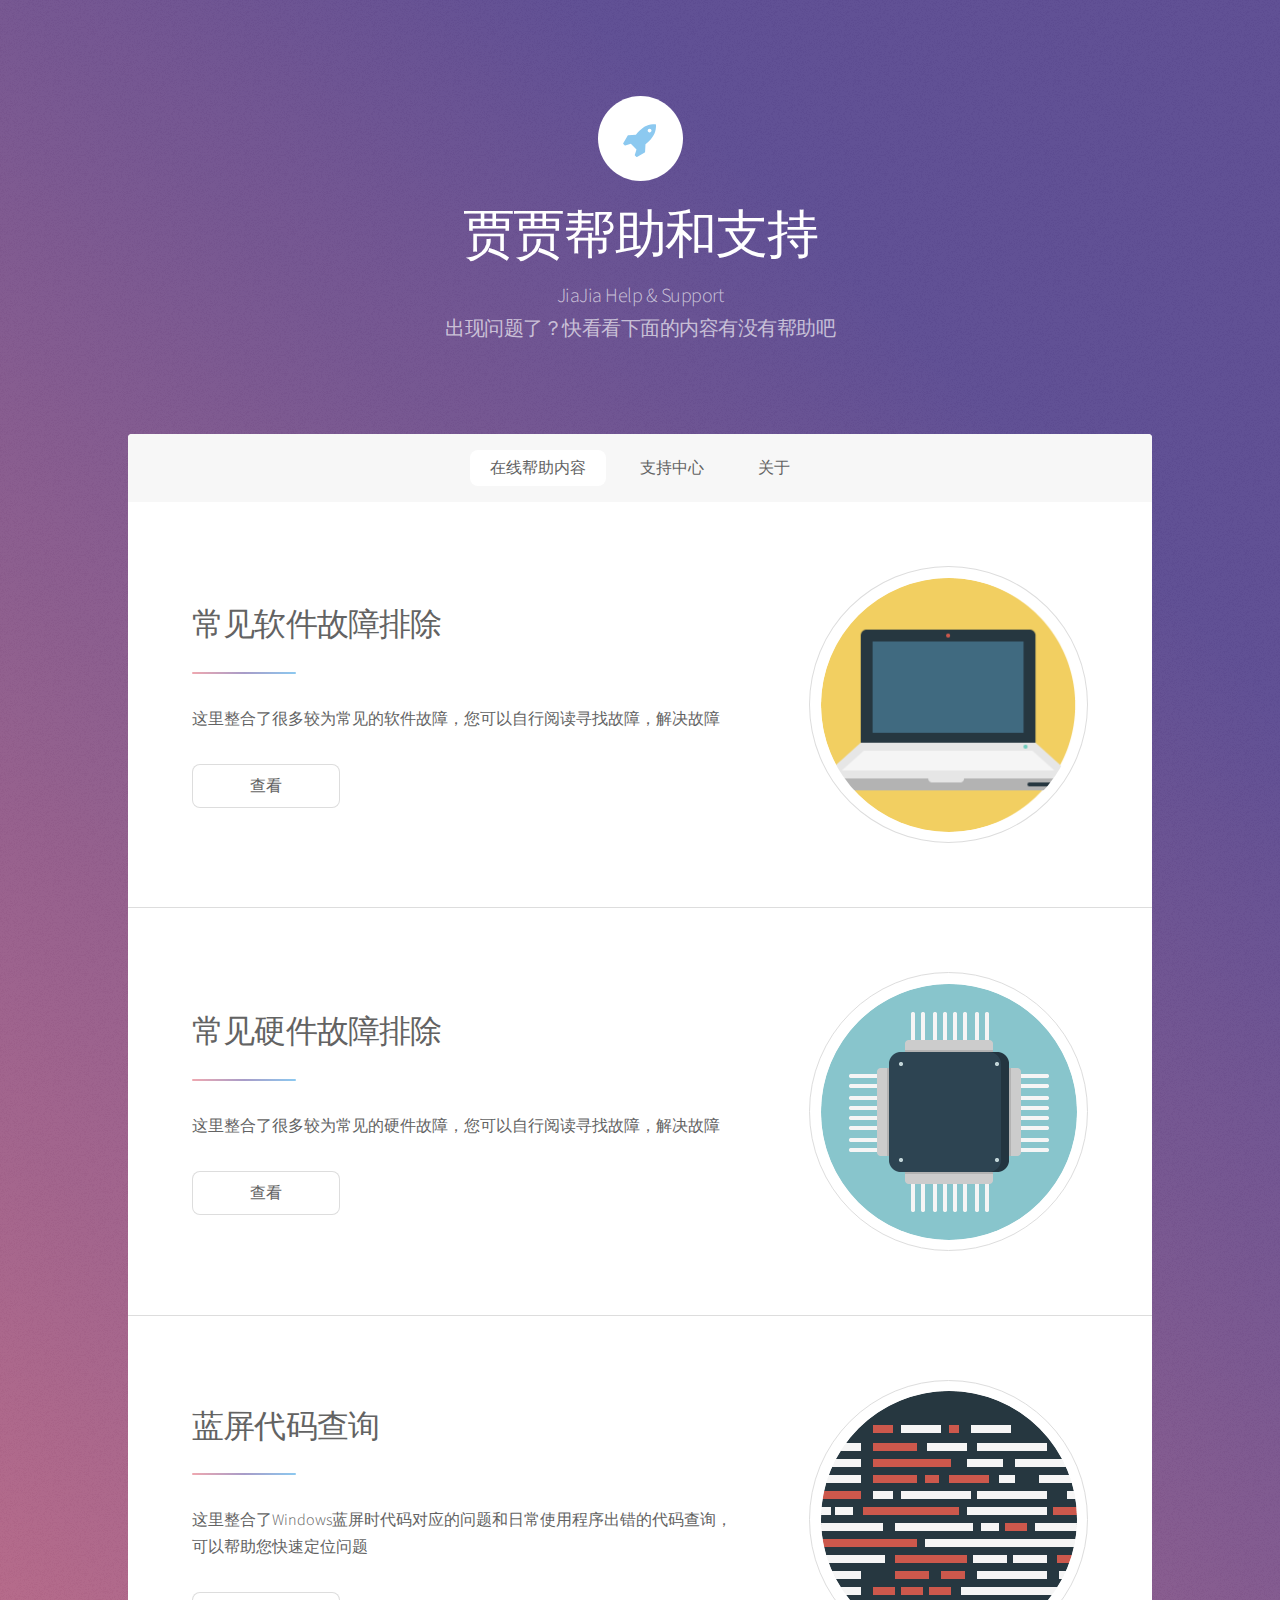
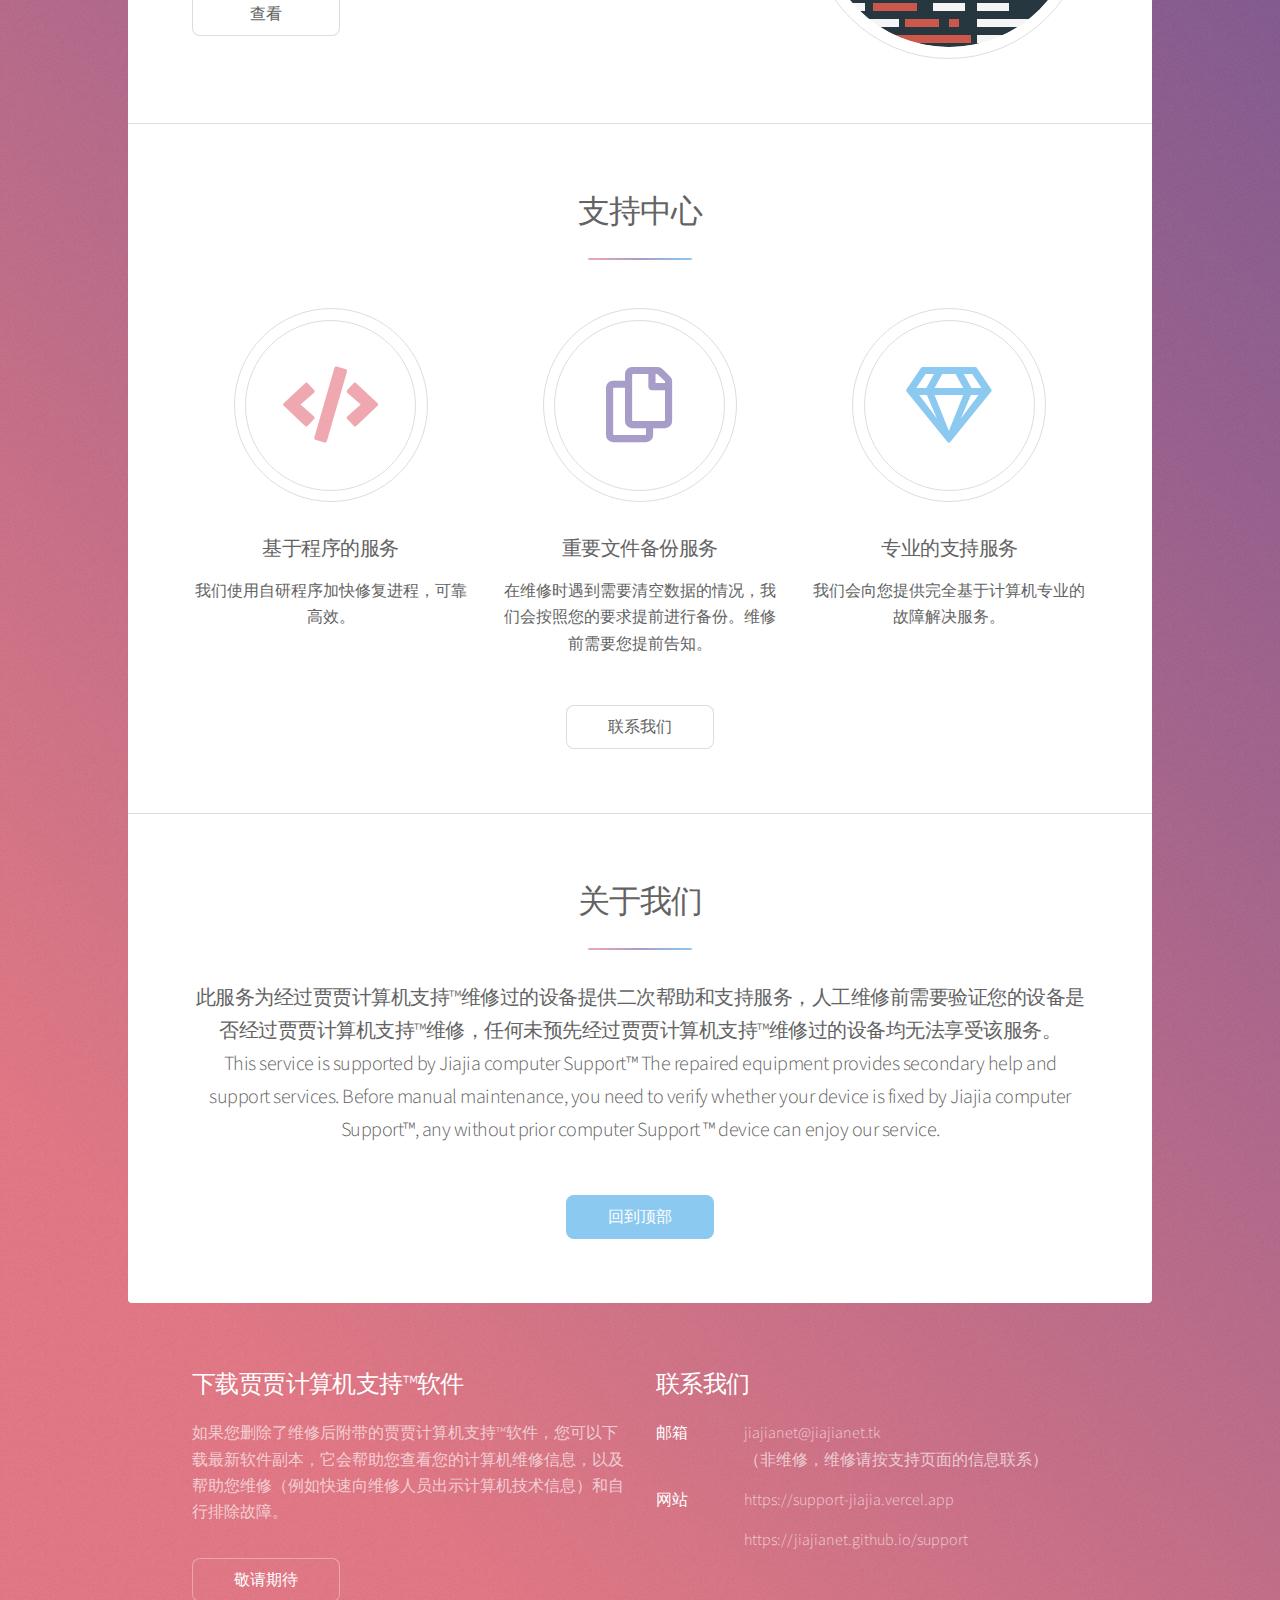
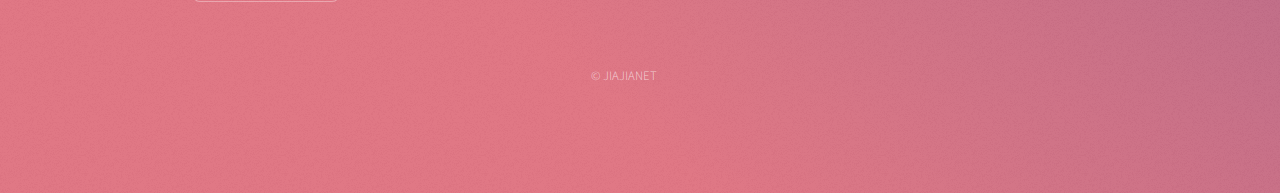
<file: index.html>
<!DOCTYPE HTML>
<!--
	Stellar by HTML5 UP
	html5up.net | @ajlkn
	Free for personal and commercial use under the CCA 3.0 license (html5up.net/license)
-->
<html>
	<head>
		<title>贾贾帮助支持中心</title>
		<meta charset="utf-8" />
		<meta name="viewport" content="width=device-width, initial-scale=1, user-scalable=no" />
		<link rel="stylesheet" href="assets/css/main.css" />
		<noscript><link rel="stylesheet" href="assets/css/noscript.css" /></noscript>
		<link rel="shortcut icon" href="/images/logo.ico" />
		<link rel="icon" href="/images/logo.ico" type="image/x-icon"/>
	</head>
	<body class="is-preload">

		<!-- Wrapper -->
			<div id="wrapper">

				<!-- Header -->
					<header id="header" class="alt">
						<span class="logo"><img src="images/logo.svg" alt="" /></span>
						<h1>贾贾帮助和支持</h1>
						<p>JiaJia Help & Support<br />
						出现问题了？快看看下面的内容有没有帮助吧</p>
					</header>

				<!-- Nav -->
					<nav id="nav">
						<ul>
							<li><a href="#intro" class="active">在线帮助内容</a></li>
							<li><a href="#first">支持中心</a></li>
							<li><a href="#cta">关于</a></li>
						</ul>
					</nav>

				<!-- Main -->
					<div id="main">

						<!-- Introduction -->
							<section id="intro" class="main">
								<div class="spotlight">
									<div class="content">
										<header class="major">
											<h2>常见软件故障排除</h2>
										</header>
										<p>这里整合了很多较为常见的软件故障，您可以自行阅读寻找故障，解决故障</p>
										<ul class="actions">
											<li><a href="soft.html" class="button">查看</a></li>
										</ul>
									</div>
									<span class="image"><img src="images/picSoft.png" alt="" /></span>
								</div>
							</section>
							<section id="intro" class="main">
								<div class="spotlight">
									<div class="content">
										<header class="major">
											<h2>常见硬件故障排除</h2>
										</header>
										<p>这里整合了很多较为常见的硬件故障，您可以自行阅读寻找故障，解决故障</p>
										<ul class="actions">
											<li><a href="hard.html" class="button">查看</a></li>
										</ul>
									</div>
									<span class="image"><img src="images/picHard.png" alt="" /></span>
								</div>
							</section>
							<section id="intro" class="main">
								<div class="spotlight">
									<div class="content">
										<header class="major">
											<h2>蓝屏代码查询</h2>
										</header>
										<p>这里整合了Windows蓝屏时代码对应的问题和日常使用程序出错的代码查询，可以帮助您快速定位问题</p>
										<ul class="actions">
											<li><a href="blue.html" class="button">查看</a></li>
										</ul>
									</div>
									<span class="image"><img src="images/picBlue.png" alt="" /></span>
								</div>
							</section>

						<!-- First Section -->
							<section id="first" class="main special">
								<header class="major">
									<h2>支持中心</h2>
								</header>
								<ul class="features">
									<li>
										<span class="icon solid major style1 fa-code"></span>
										<h3>基于程序的服务</h3>
										<p>我们使用自研程序加快修复进程，可靠高效。</p>
									</li>
									<li>
										<span class="icon major style3 fa-copy"></span>
										<h3>重要文件备份服务</h3>
										<p>在维修时遇到需要清空数据的情况，我们会按照您的要求提前进行备份。维修前需要您提前告知。</p>
									</li>
									<li>
										<span class="icon major style5 fa-gem"></span>
										<h3>专业的支持服务</h3>
										<p>我们会向您提供完全基于计算机专业的故障解决服务。</p>
									</li>
								</ul>
								<footer class="major">
									<ul class="actions special">
										<li><a href="support.html" class="button">联系我们</a></li>
									</ul>
								</footer>
							</section>

						<!-- Second Section 
							<section id="second" class="main special">
								<header class="major">
									<h2>Ipsum consequat</h2>
									<p>Donec imperdiet consequat consequat. Suspendisse feugiat congue<br />
									posuere. Nulla massa urna, fermentum eget quam aliquet.</p>
								</header>
								<ul class="statistics">
									<li class="style1">
										<span class="icon solid fa-code-branch"></span>
										<strong>5,120</strong> Etiam
									</li>
									<li class="style2">
										<span class="icon fa-folder-open"></span>
										<strong>8,192</strong> Magna
									</li>
									<li class="style3">
										<span class="icon solid fa-signal"></span>
										<strong>2,048</strong> Tempus
									</li>
									<li class="style4">
										<span class="icon solid fa-laptop"></span>
										<strong>4,096</strong> Aliquam
									</li>
									<li class="style5">
										<span class="icon fa-gem"></span>
										<strong>1,024</strong> Nullam
									</li>
								</ul>
								<p class="content">Nam elementum nisl et mi a commodo porttitor. Morbi sit amet nisl eu arcu faucibus hendrerit vel a risus. Nam a orci mi, elementum ac arcu sit amet, fermentum pellentesque et purus. Integer maximus varius lorem, sed convallis diam accumsan sed. Etiam porttitor placerat sapien, sed eleifend a enim pulvinar faucibus semper quis ut arcu. Ut non nisl a mollis est efficitur vestibulum. Integer eget purus nec nulla mattis et accumsan ut magna libero. Morbi auctor iaculis porttitor. Sed ut magna ac risus et hendrerit scelerisque. Praesent eleifend lacus in lectus aliquam porta. Cras eu ornare dui curabitur lacinia.</p>
								<footer class="major">
									<ul class="actions special">
										<li><a href="generic.html" class="button">Learn More</a></li>
									</ul>
								</footer>
							</section>
						-->
						<!-- Get Started -->
							<section id="cta" class="main special">
								<header class="major">
									<h2>关于我们</h2>
									<p>此服务为经过贾贾计算机支持™维修过的设备提供二次帮助和支持服务，人工维修前需要验证您的设备是否经过贾贾计算机支持™维修，任何未预先经过贾贾计算机支持™维修过的设备均无法享受该服务。<br />
										This service is supported by Jiajia computer Support™ The repaired equipment provides secondary help and support services. Before manual maintenance, you need to verify whether your device is fixed by Jiajia computer Support™, any without prior computer Support ™ device can enjoy our service.</p>
								</header>
								<footer class="major">
									<ul class="actions special">
										<li><a href="#" class="button primary">回到顶部</a></li>
									</ul>
								</footer>
							</section>

					</div>

				<!-- Footer -->
					<footer id="footer">
						<section>
							<h2>下载贾贾计算机支持™软件</h2>
							<p>如果您删除了维修后附带的贾贾计算机支持™软件，您可以下载最新软件副本，它会帮助您查看您的计算机维修信息，以及帮助您维修（例如快速向维修人员出示计算机技术信息）和自行排除故障。</p>
							<ul class="actions">
								<li><a class="button">敬请期待</a></li>
							</ul>
						</section>
						<section>
							<h2>联系我们</h2>
							<dl class="alt">
								<dt>邮箱</dt>
								<dd>jiajianet@jiajianet.tk </br>（非维修，维修请按支持页面的信息联系）</dd>
								<dt>网站</dt>
								<dd><a href="https://support-jiajia.vercel.app"></a>https://support-jiajia.vercel.app</dd>
								<dd><a href="https://jiajianet.github.io/support"></a>https://jiajianet.github.io/support</dd>
							</dl>
							<!--<ul class="icons">
								<li><a href="#" class="icon brands fa-Microsoft alt"><span class="label">Microsoft</span></a></li>
								<li><a href="#" class="icon brands fa-Windows alt"><span class="label">Windows</span></a></li>
								<li><a href="#" class="icon brands fa-Android alt"><span class="label">Android</span></a></li>
								<li><a href="#" class="icon brands fa-Intel alt"><span class="label">Intel</span></a></li>
								<li><a href="#" class="icon brands fa-AMD alt"><span class="label">AMD</span></a></li>
							</ul>-->
						</section>
						<p class="copyright">&copy; JIAJIANET</p>
					</footer>

			</div>

		<!-- Scripts -->
			<script src="assets/js/jquery.min.js"></script>
			<script src="assets/js/jquery.scrollex.min.js"></script>
			<script src="assets/js/jquery.scrolly.min.js"></script>
			<script src="assets/js/browser.min.js"></script>
			<script src="assets/js/breakpoints.min.js"></script>
			<script src="assets/js/util.js"></script>
			<script src="assets/js/main.js"></script>

	</body>
</html>
</file>
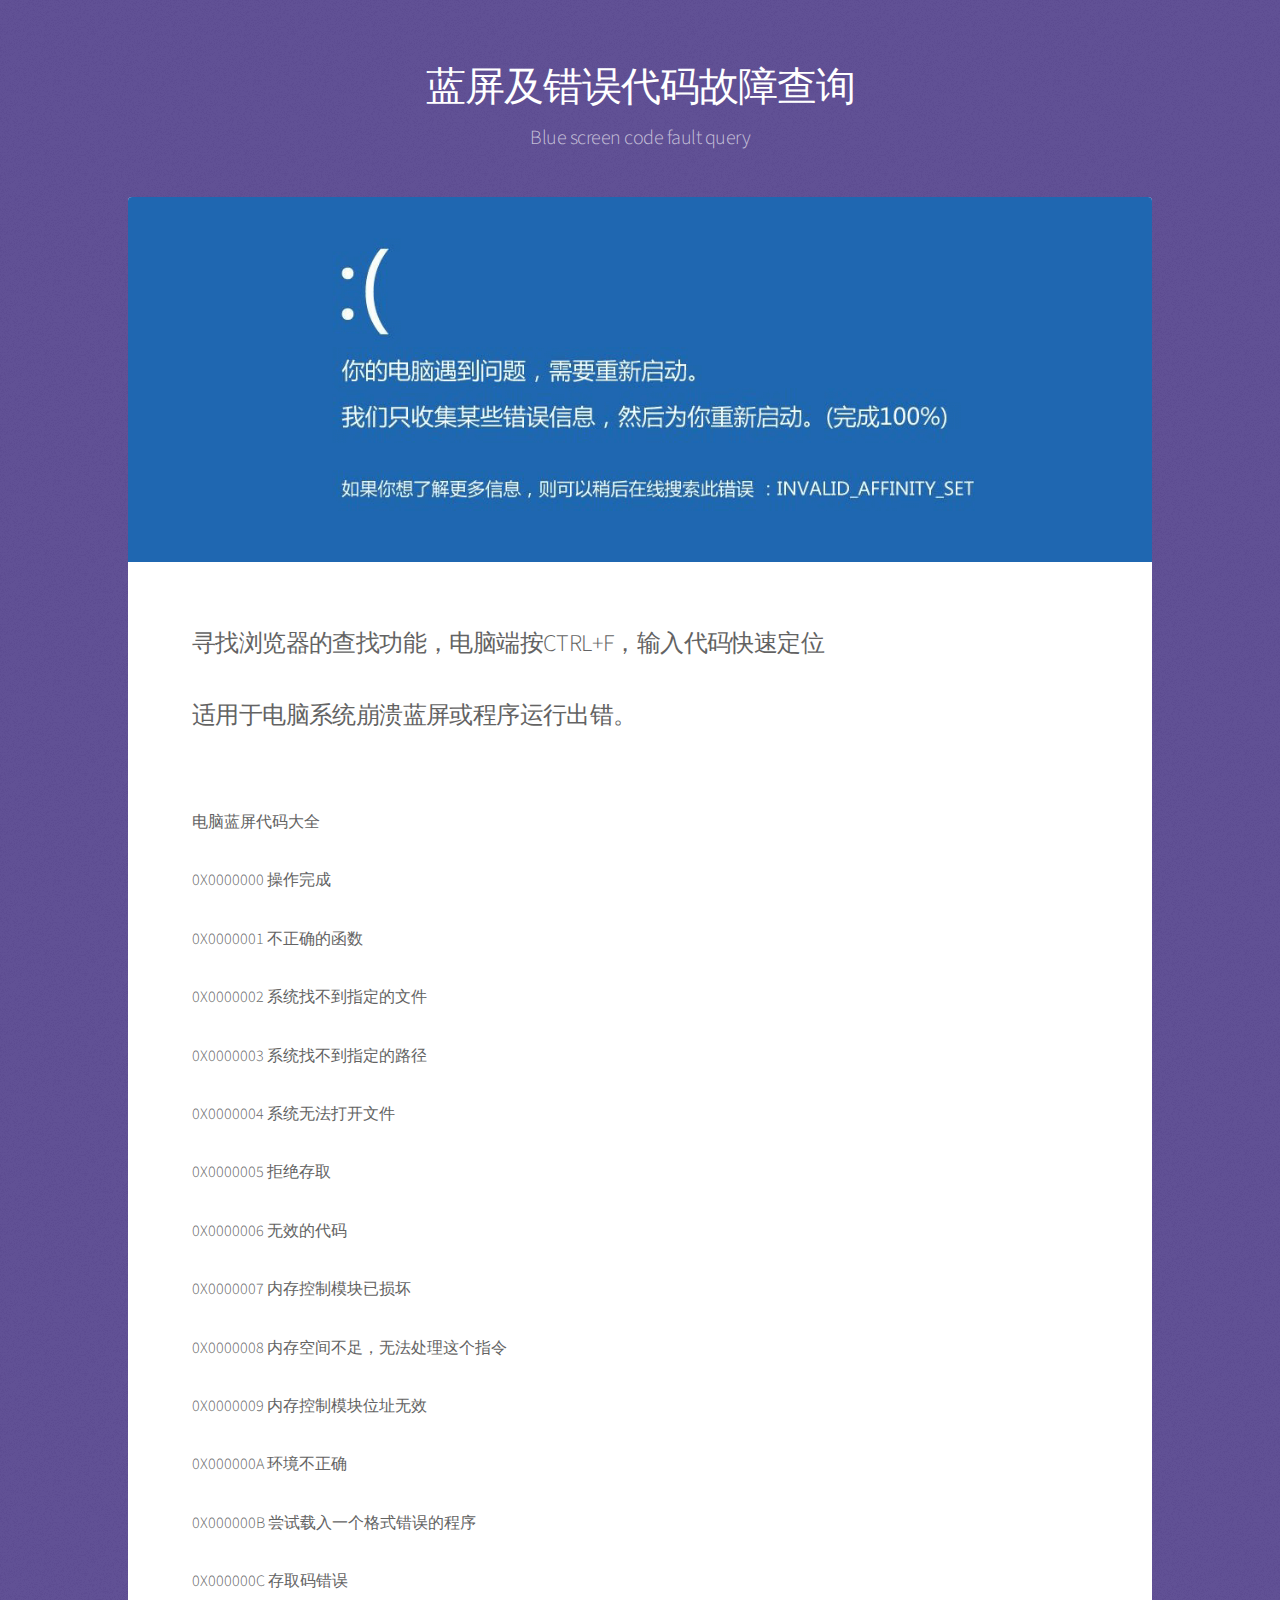
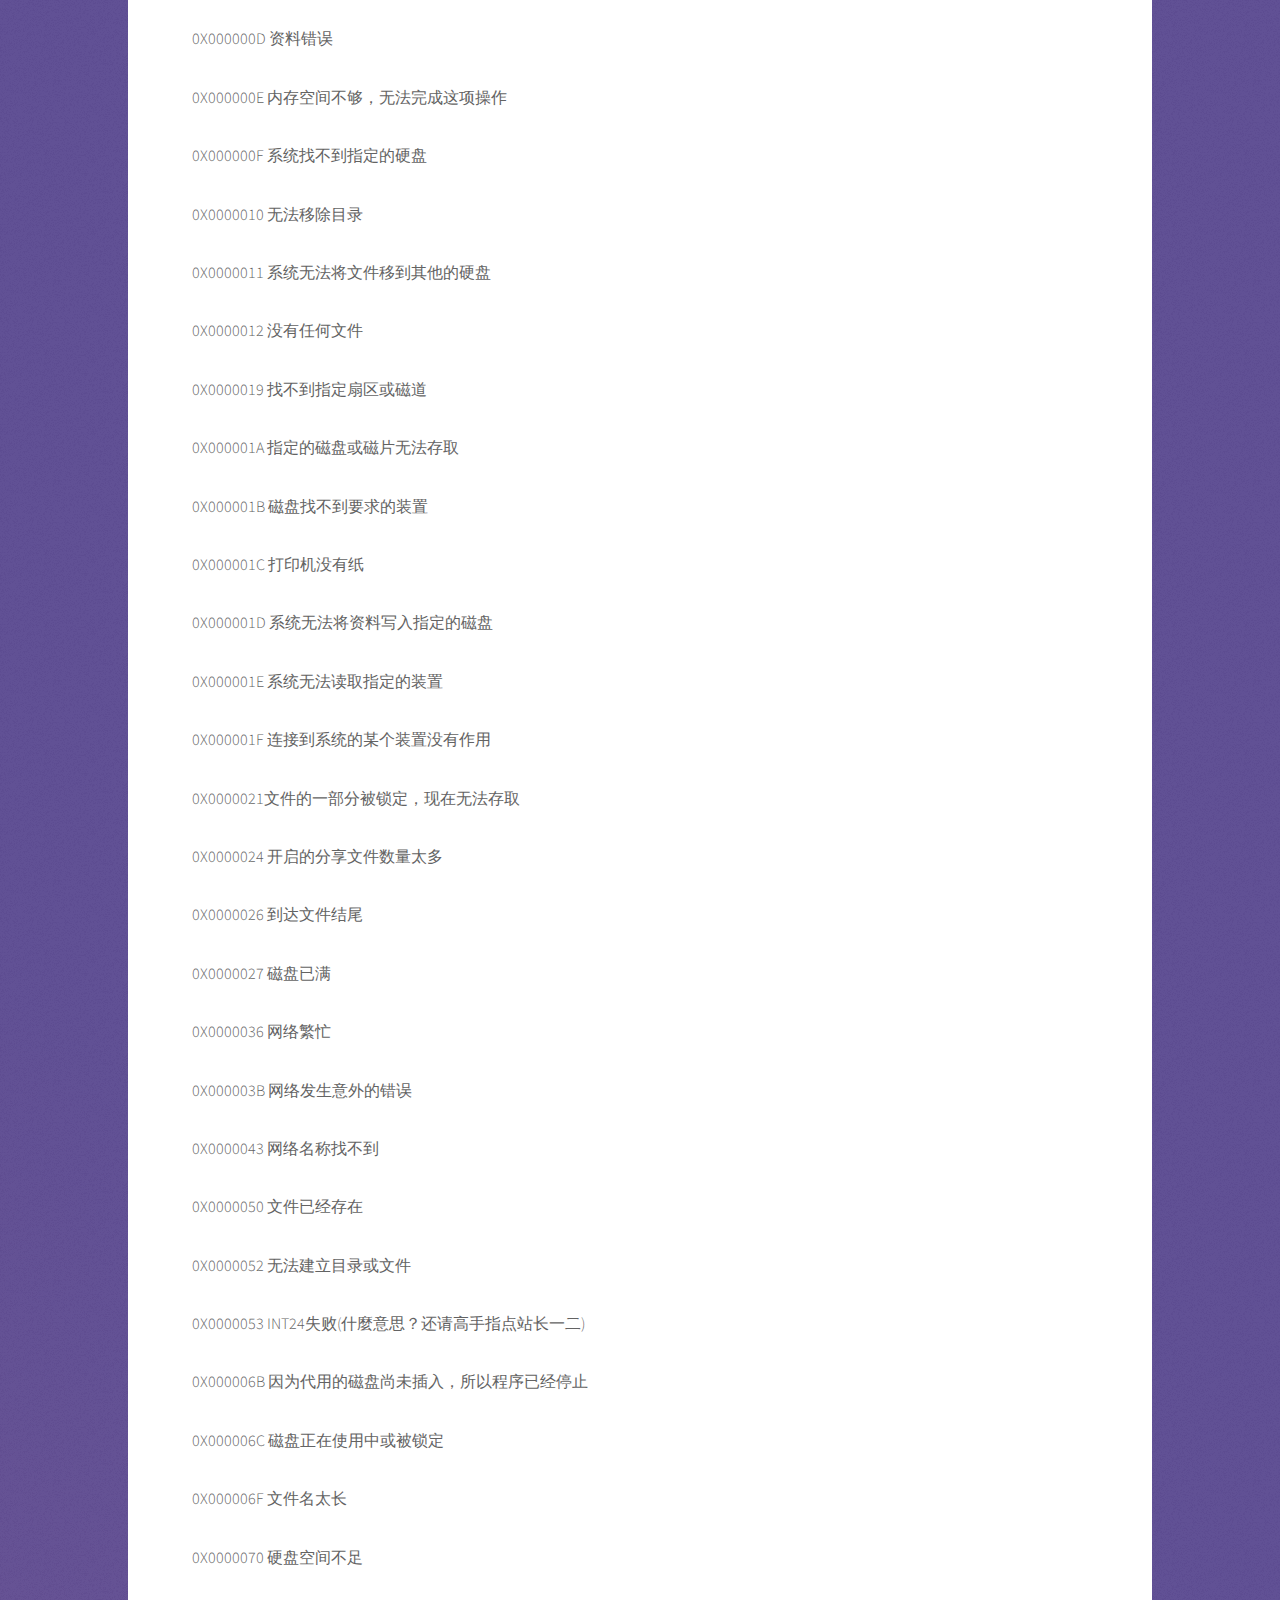
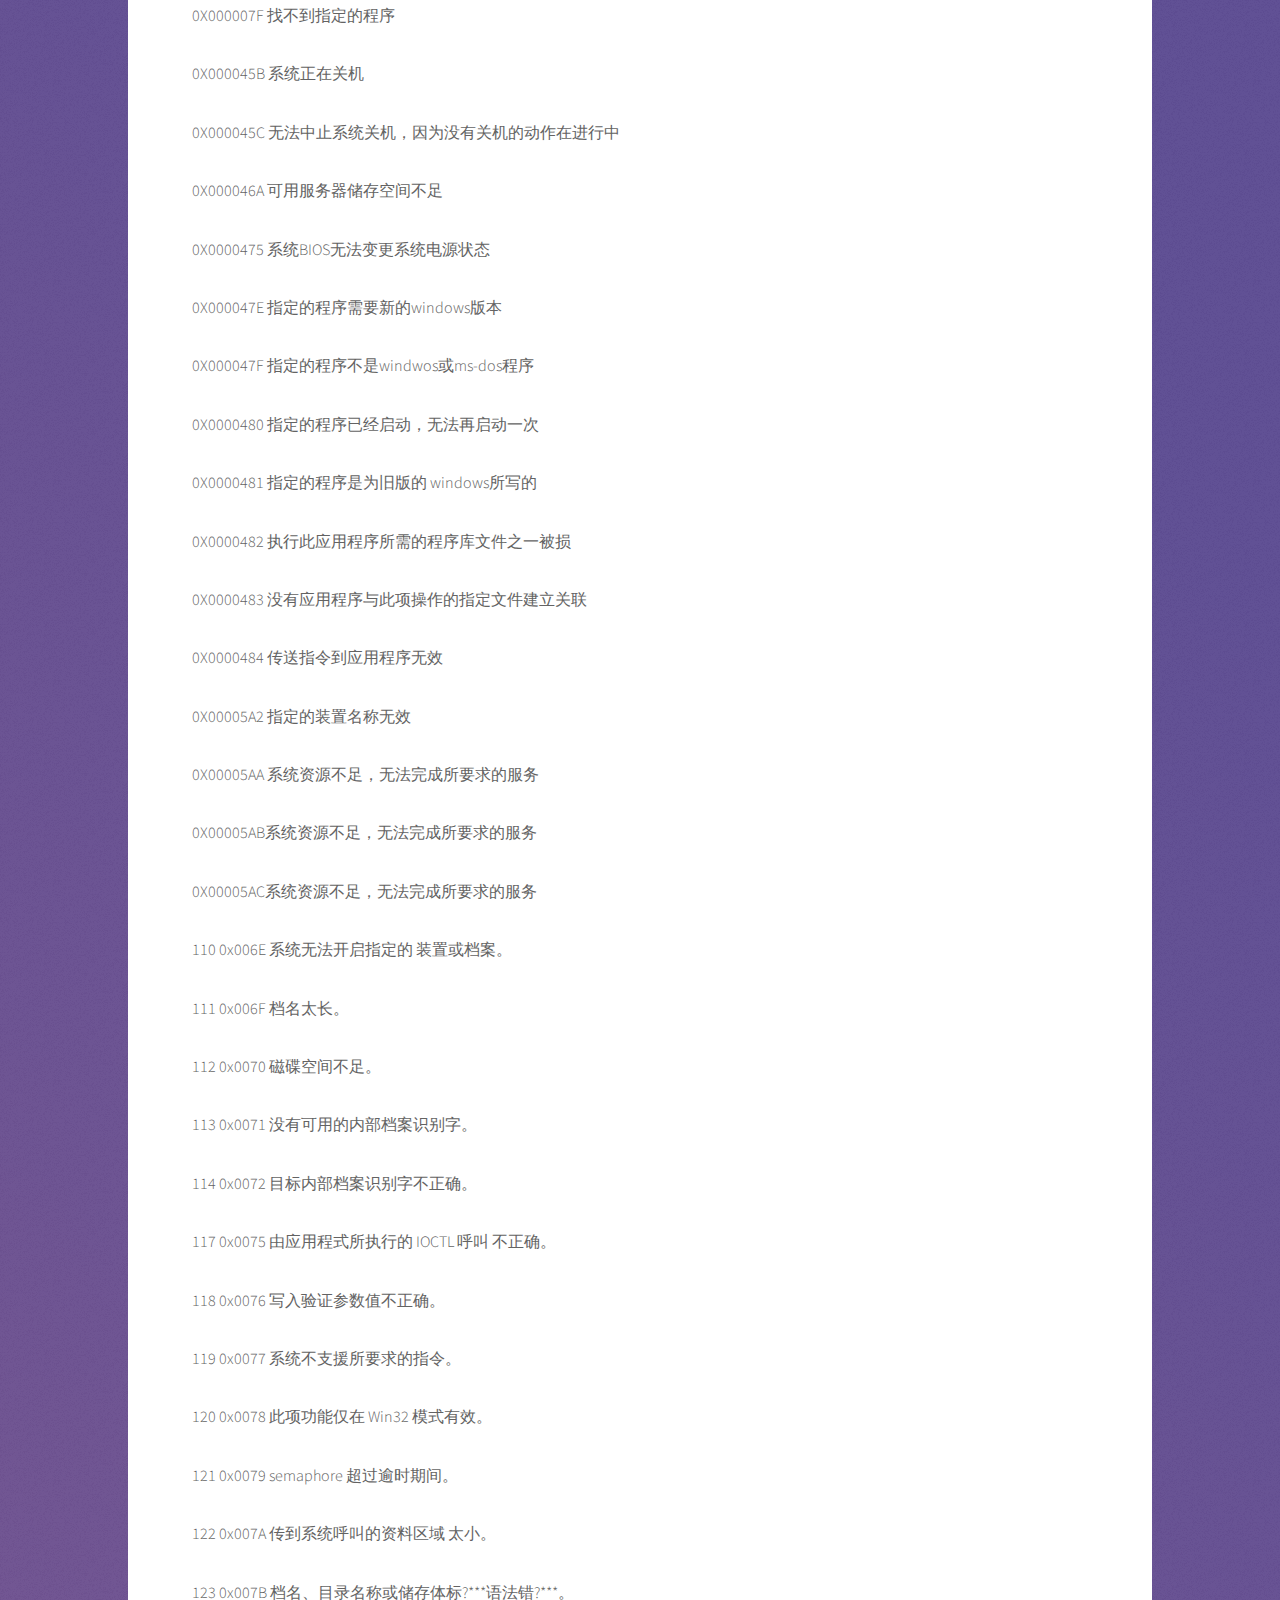
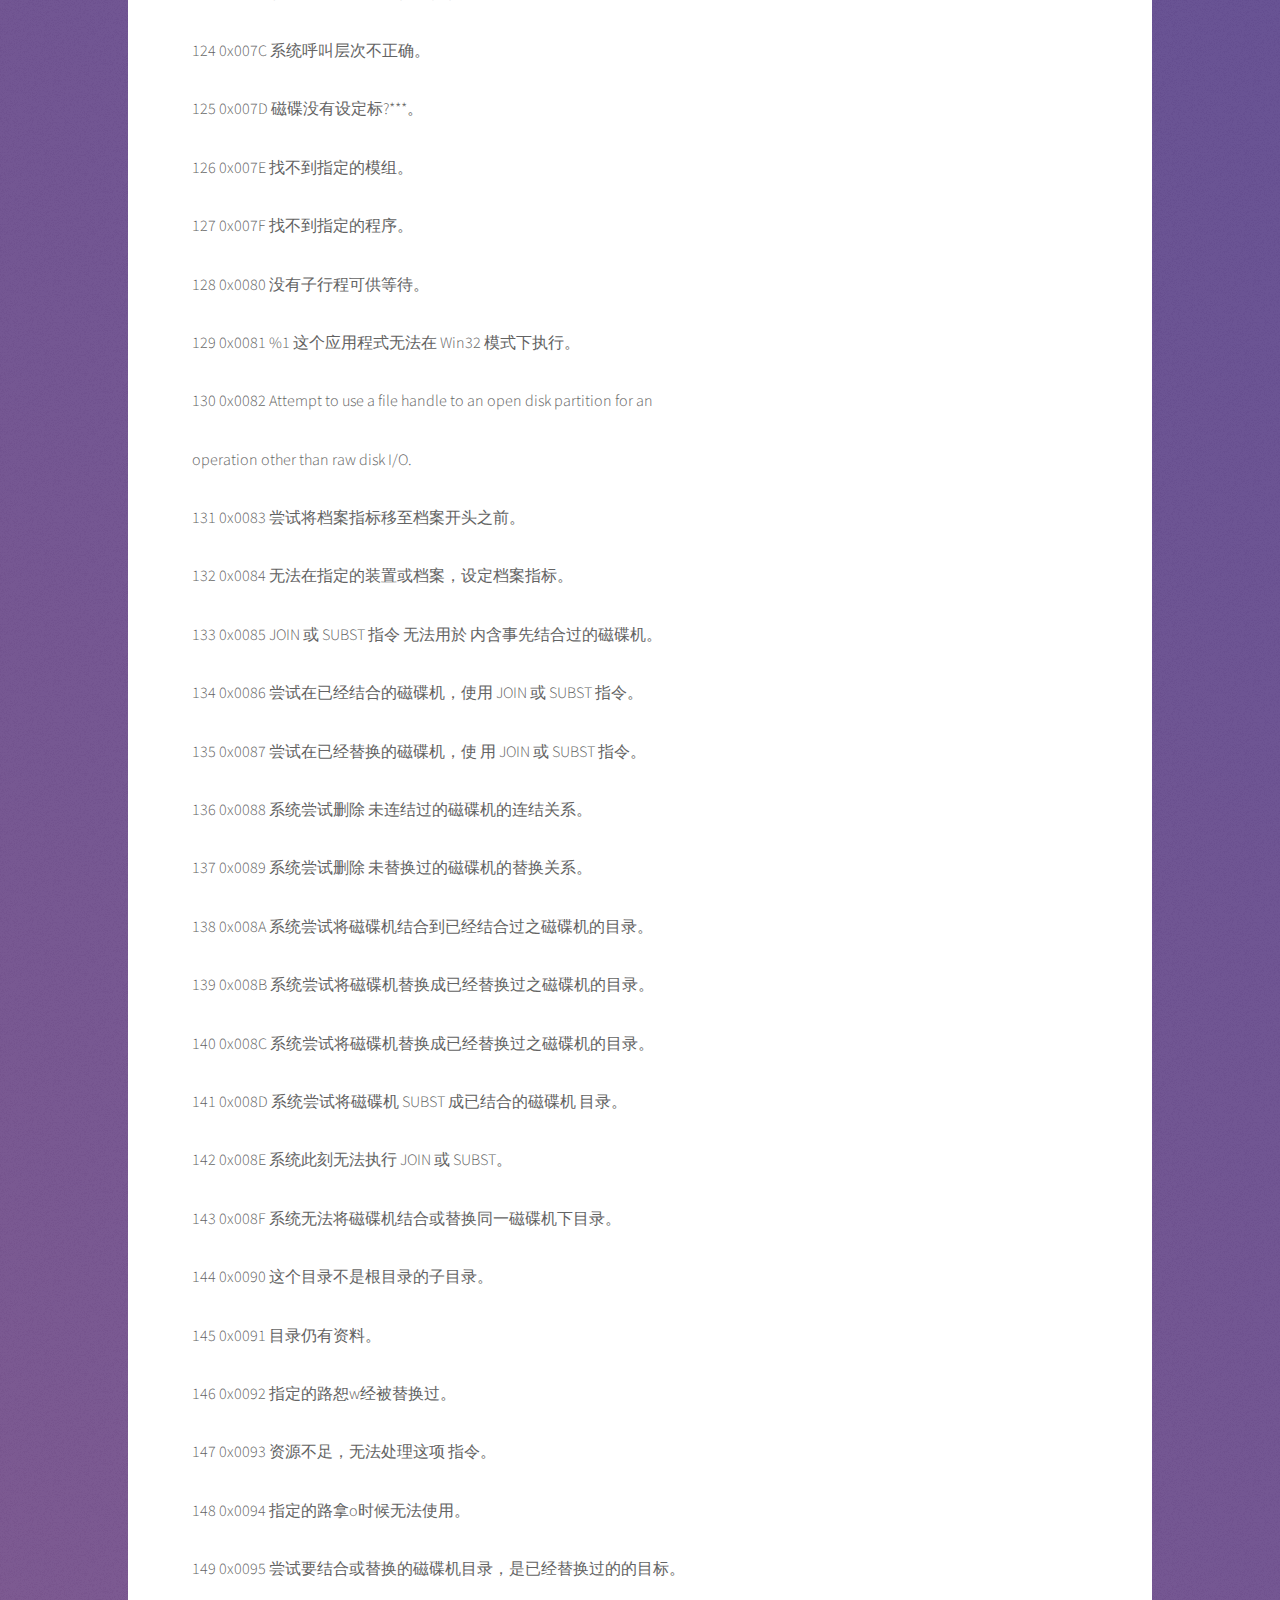
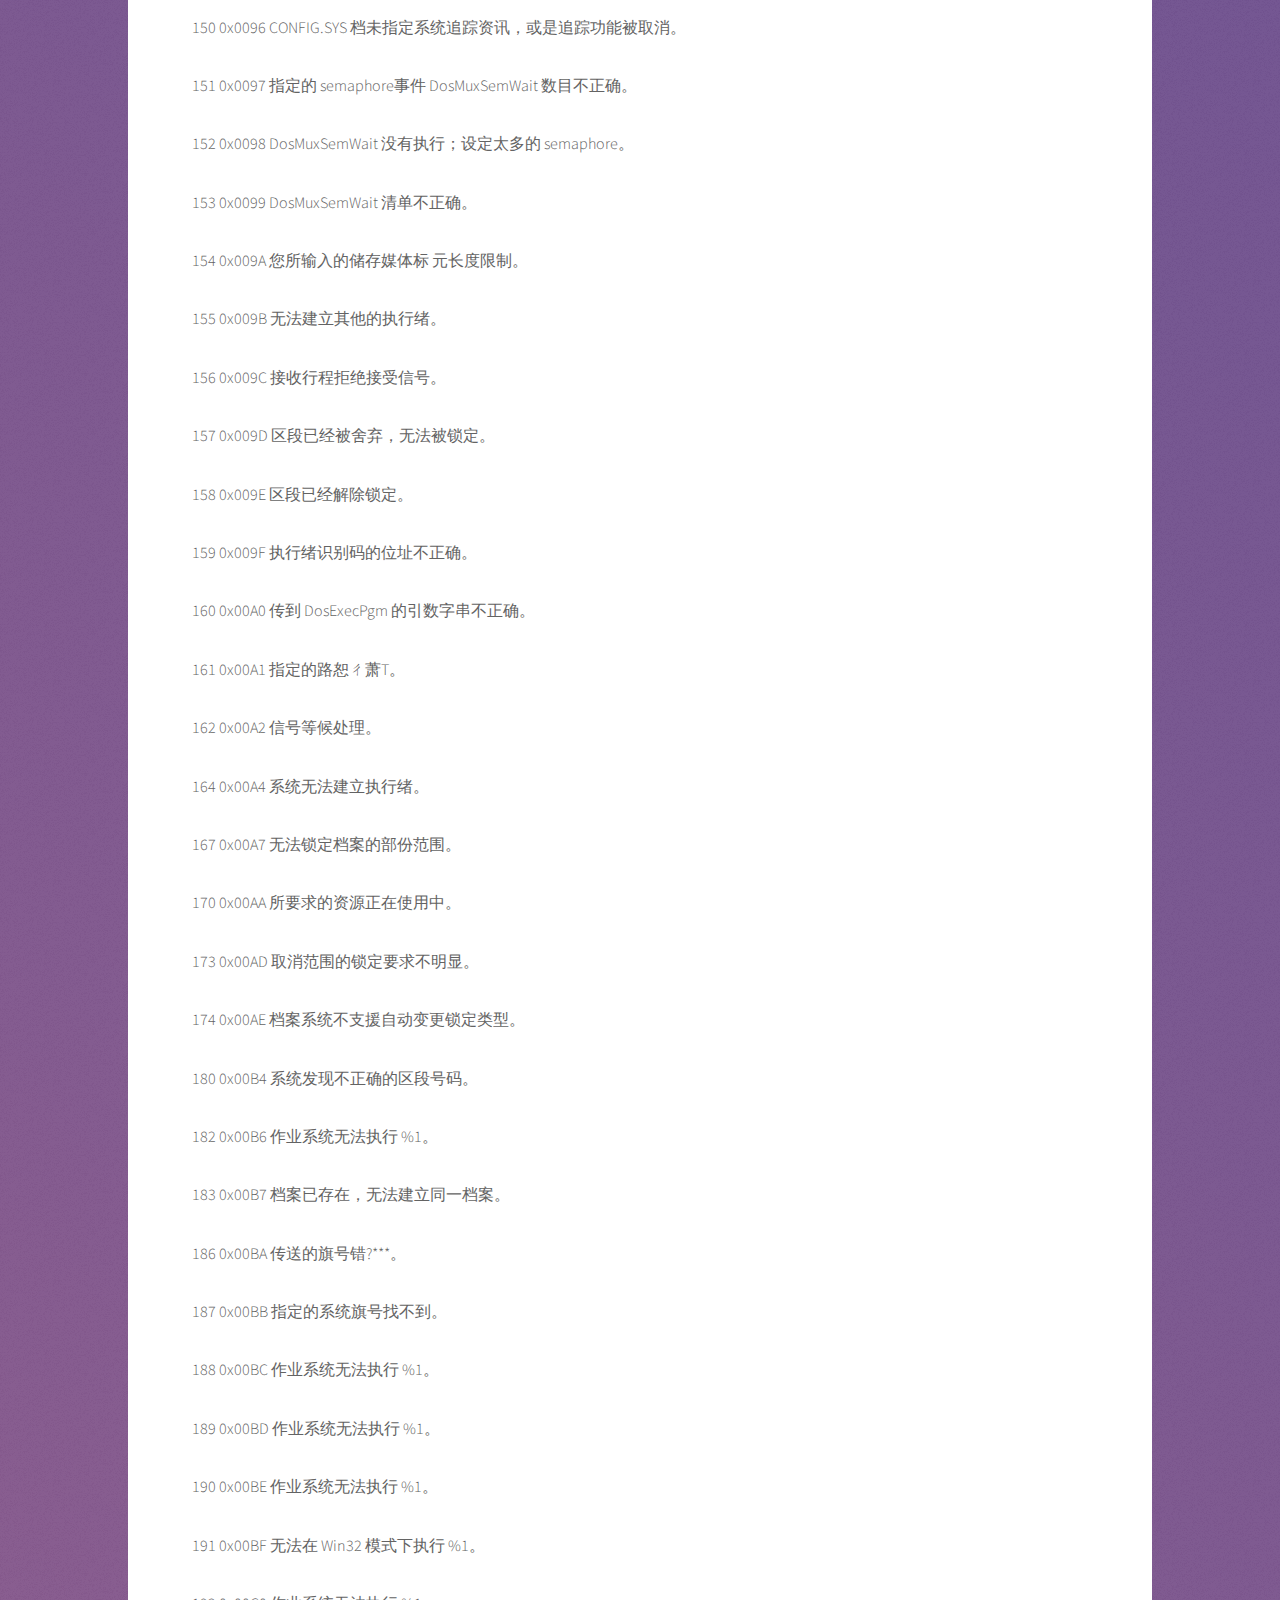
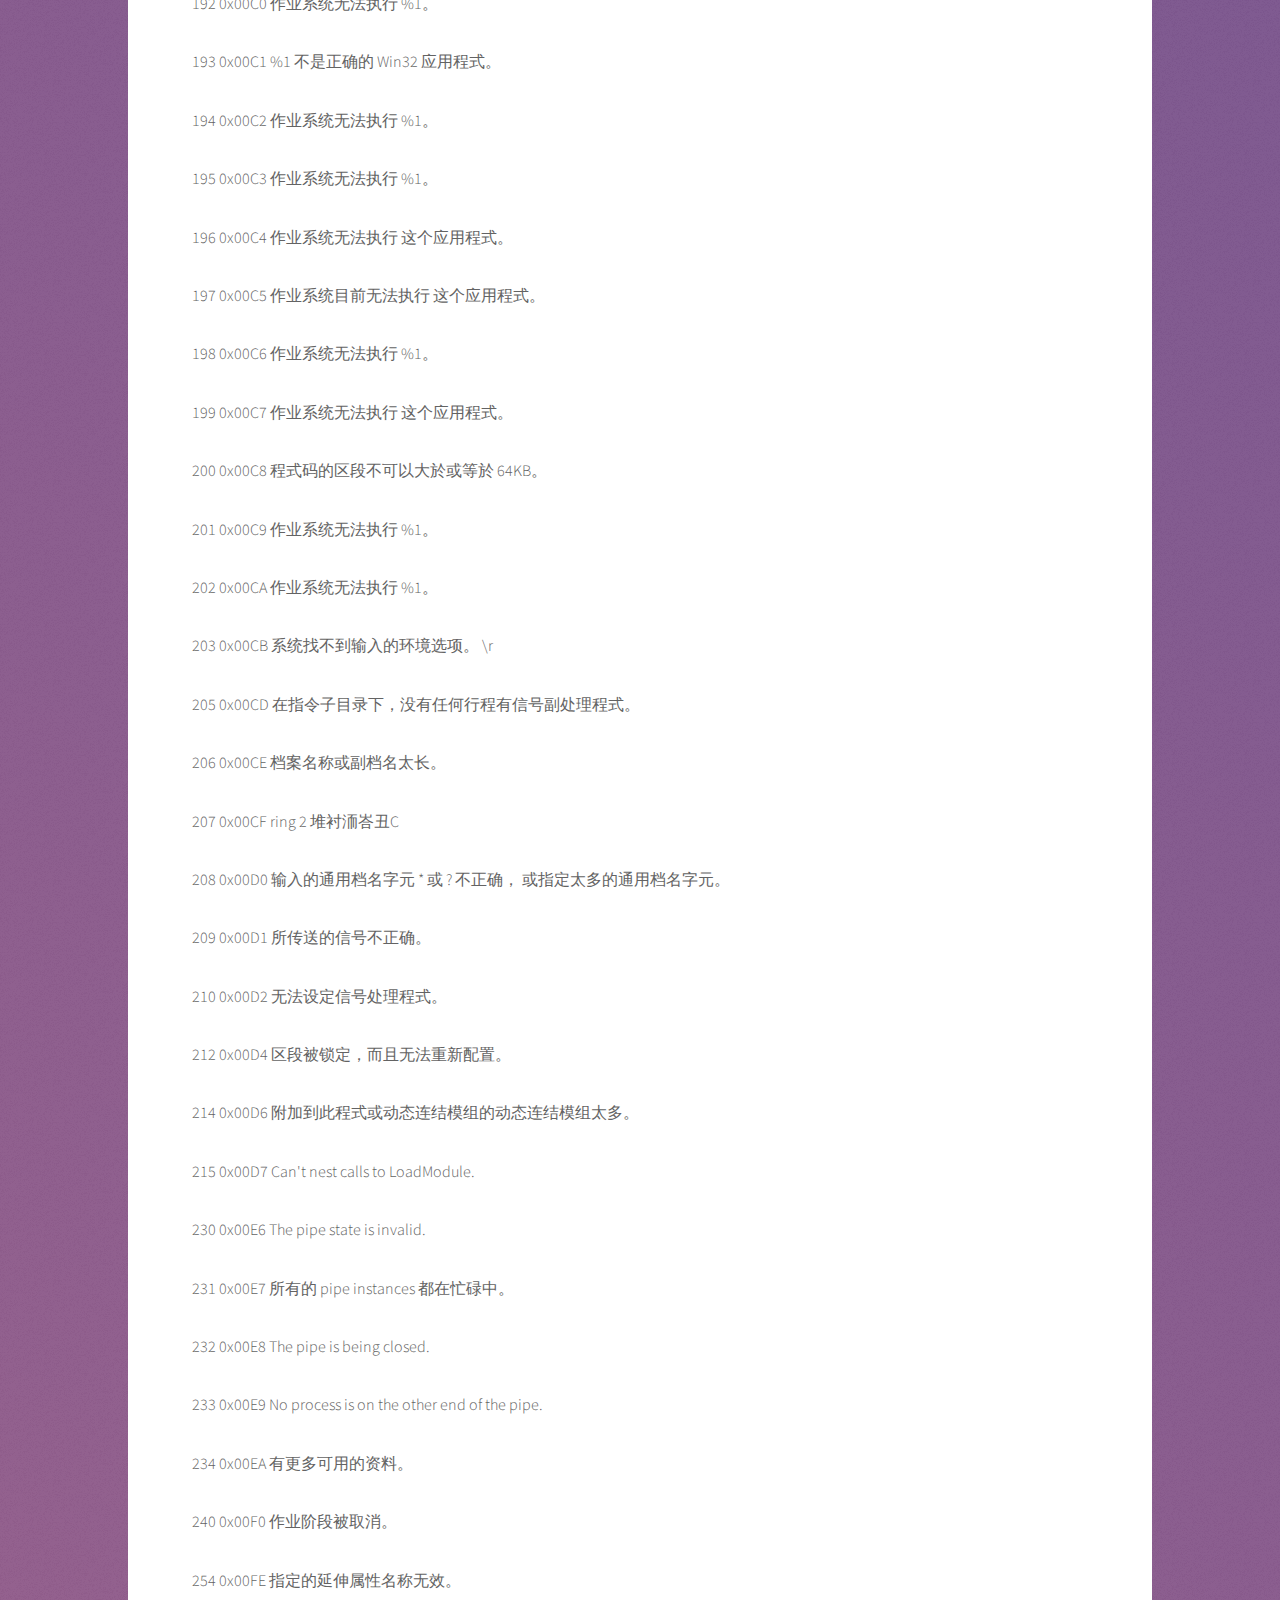
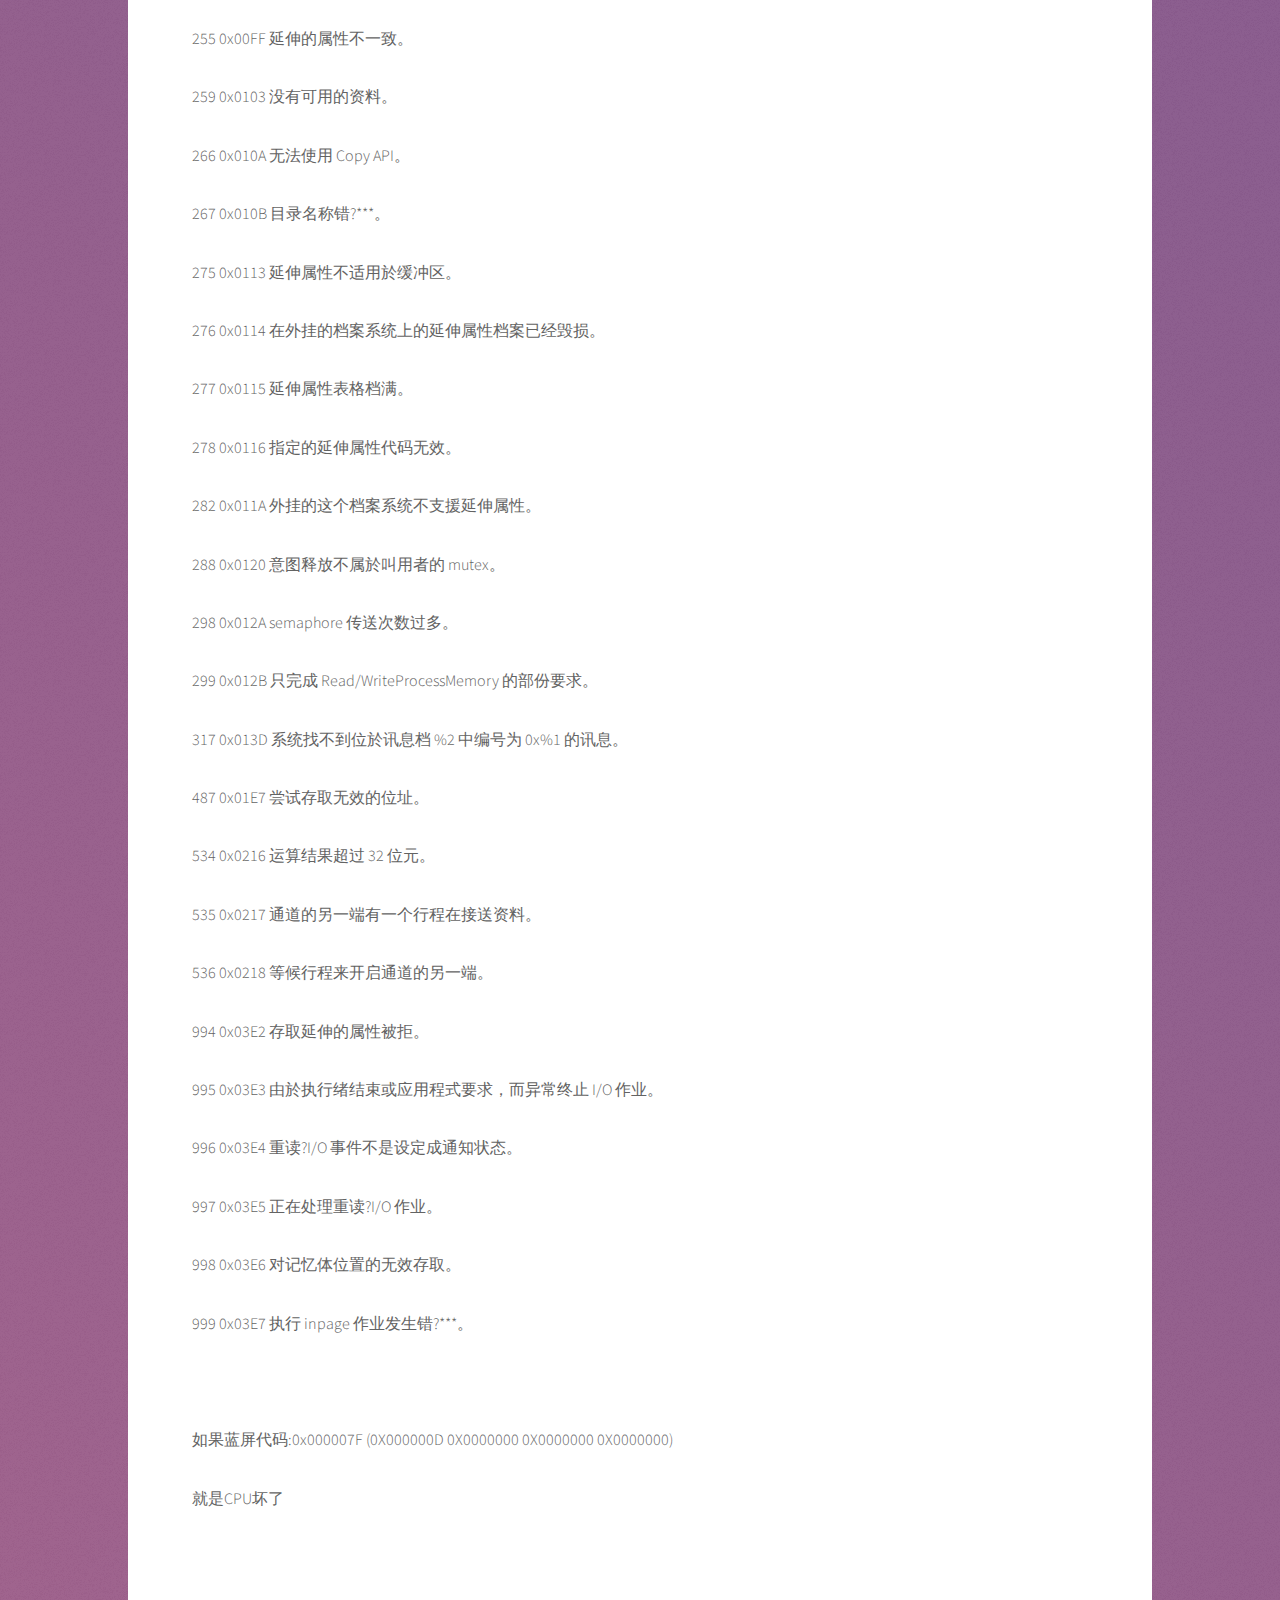
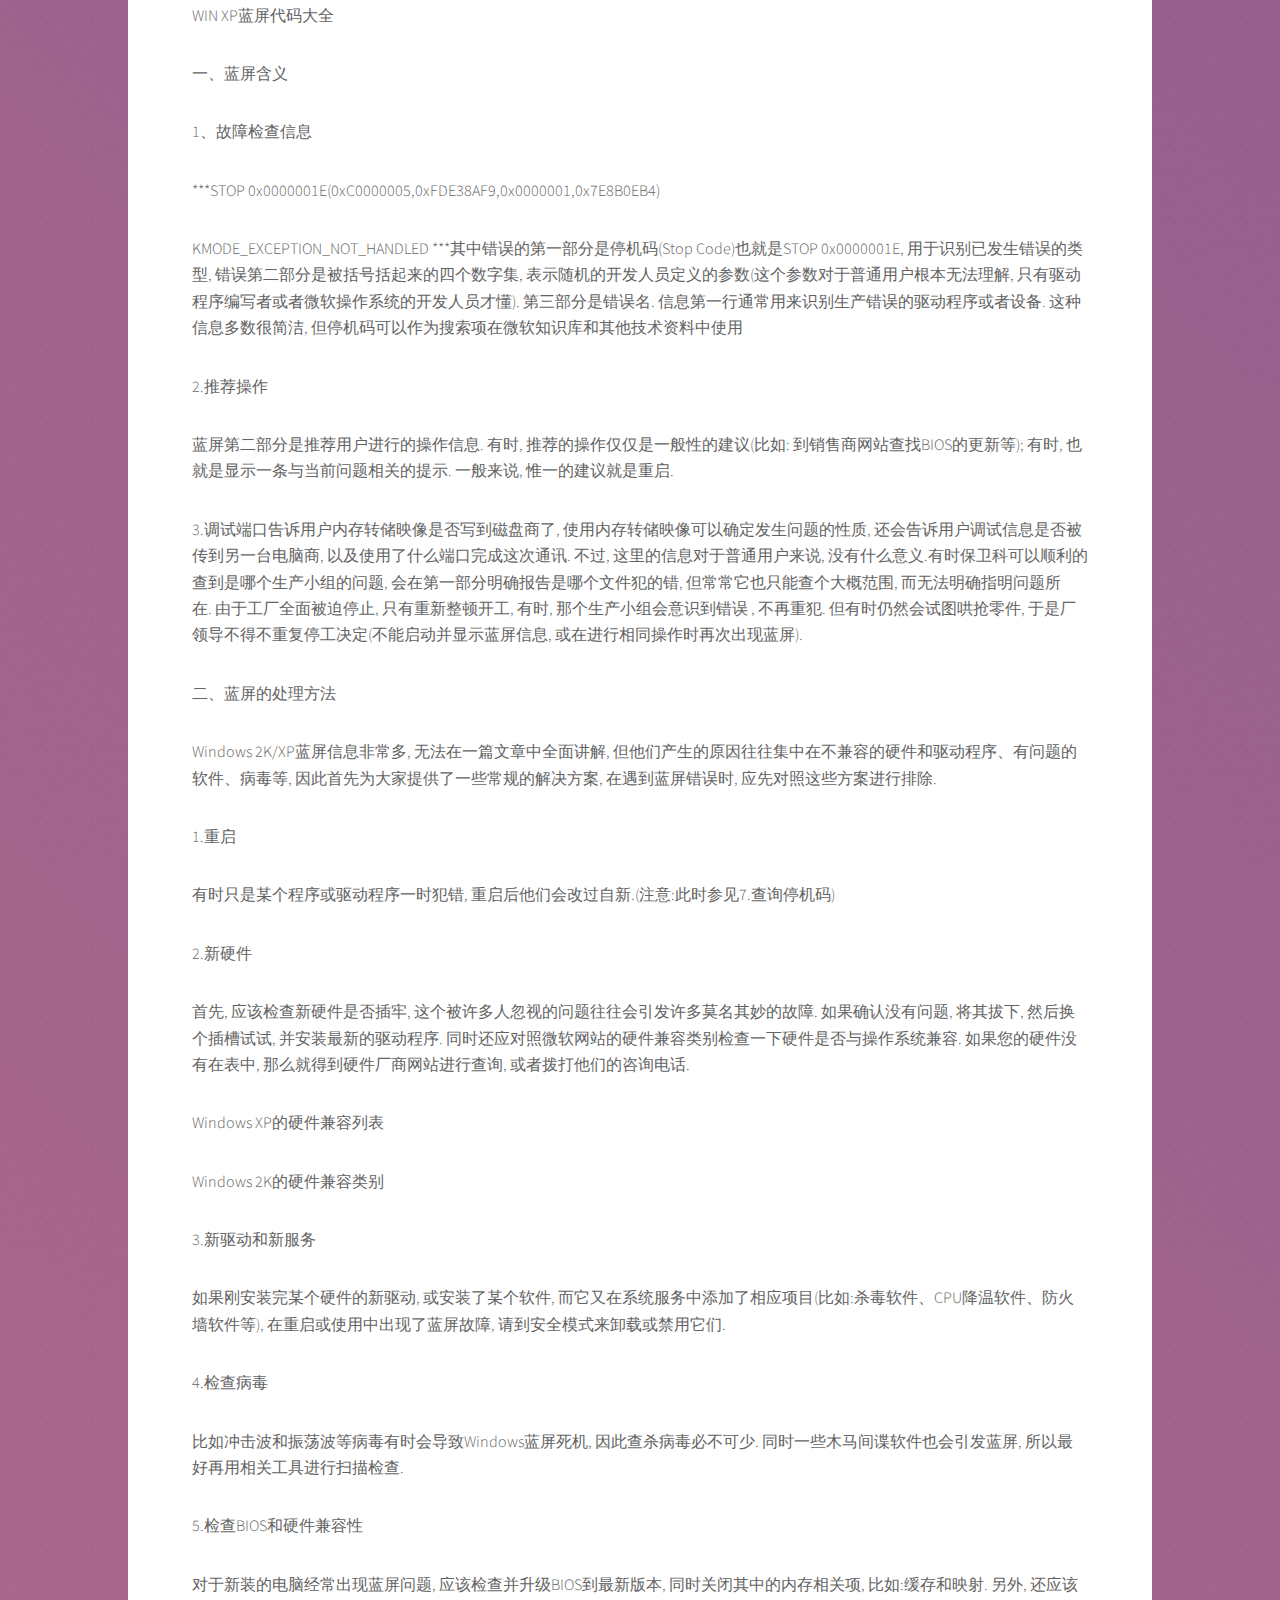
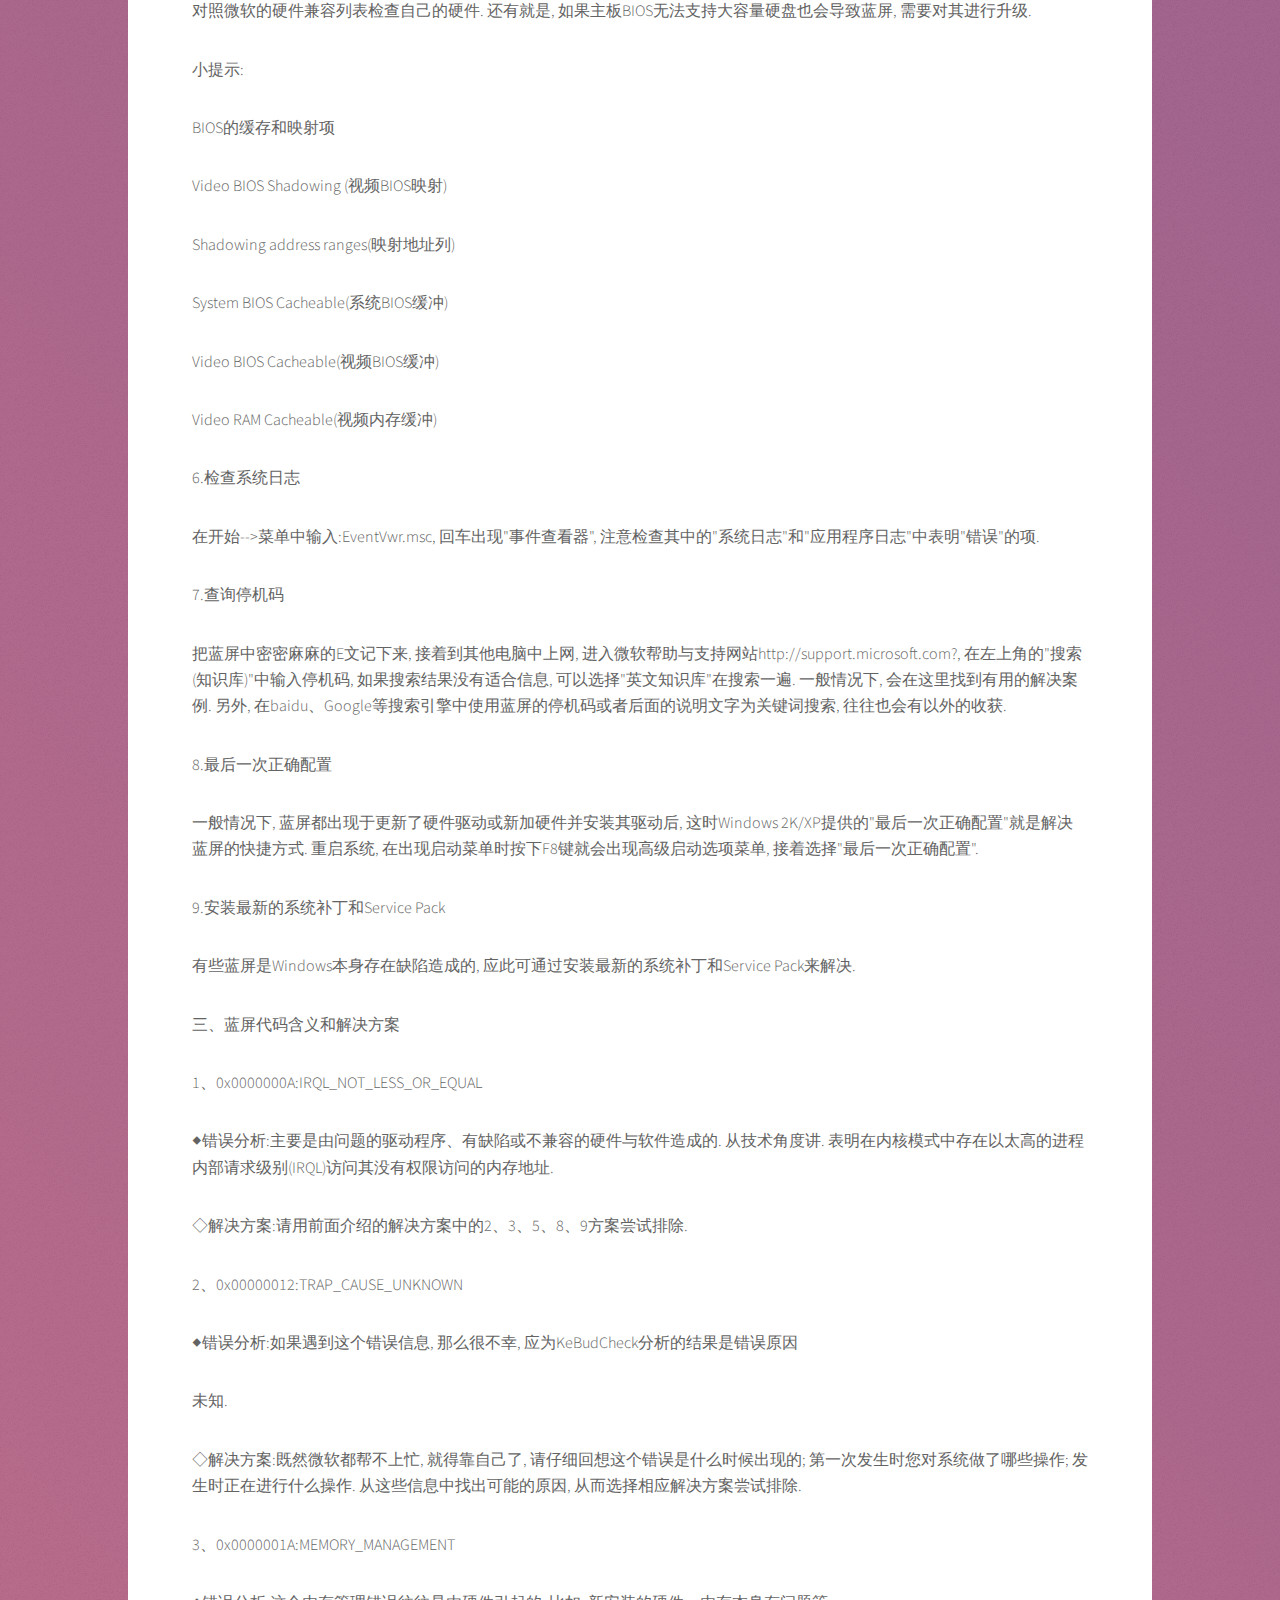
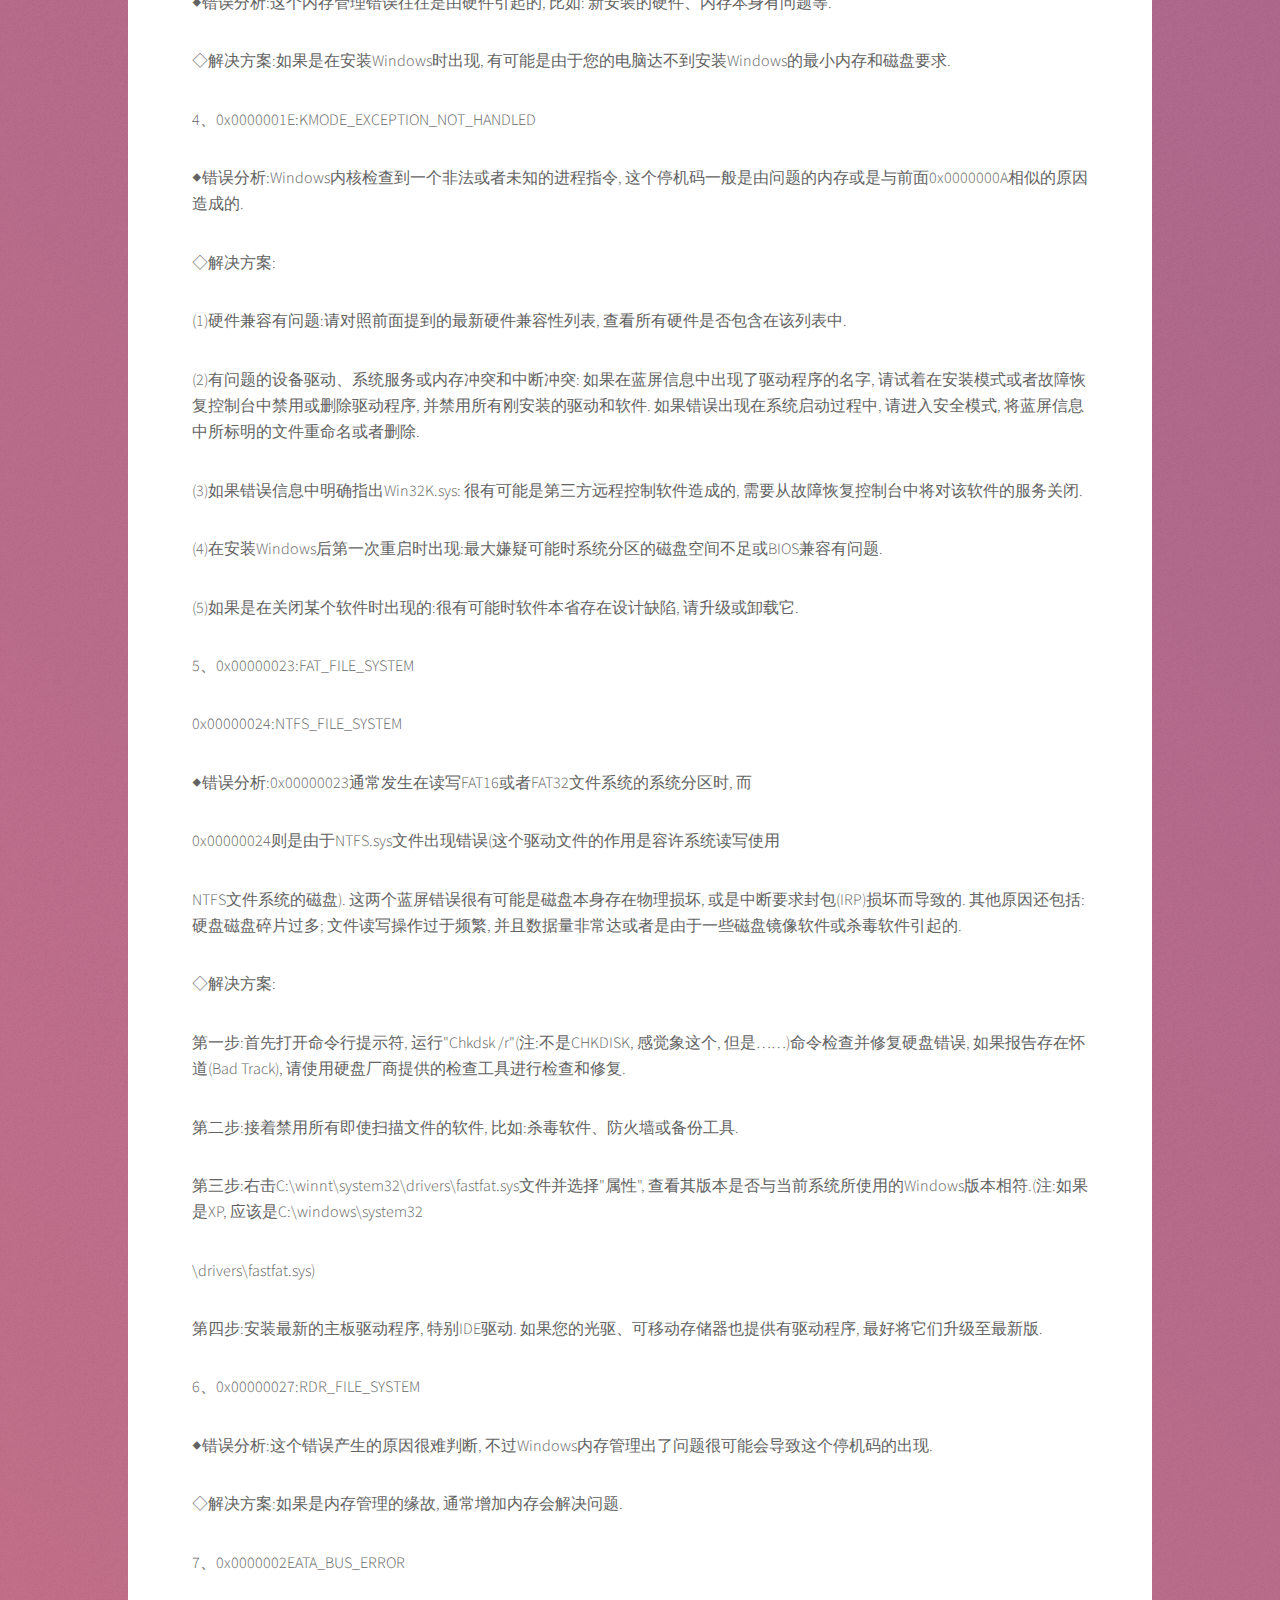
<file: blue.html>
<!DOCTYPE HTML>
<!--
	Stellar by HTML5 UP
	html5up.net | @ajlkn
	Free for personal and commercial use under the CCA 3.0 license (html5up.net/license)
-->
<html>

<head>
	<title>蓝屏代码查询</title>
	<meta charset="utf-8" />
	<meta name="viewport" content="width=device-width, initial-scale=1, user-scalable=no" />
	<link rel="stylesheet" href="assets/css/main.css" />
	<noscript>
		<link rel="stylesheet" href="assets/css/noscript.css" />
	</noscript>
	<link rel="shortcut icon" href="/images/logo.ico" />
	<link rel="icon" href="/images/logo.ico" type="image/x-icon"/>
</head>

<body class="is-preload">

	<!-- Wrapper -->
	<div id="wrapper">

		<!-- Header -->
		<header id="header">
			<h1>蓝屏及错误代码故障查询</h1>
			<p>Blue screen code fault query</p>
		</header>

		<!-- Main -->
		<div id="main">

			<!-- Content -->
			<section id="content" class="main">
				<span class="image main"><img src="images/bluebar.png" alt="" /></span>
				<h2>寻找浏览器的查找功能，电脑端按CTRL+F，输入代码快速定位</br></br>适用于电脑系统崩溃蓝屏或程序运行出错。</h2>
				<div id="content">
					<p>&nbsp;</p>
					<p>电脑蓝屏代码大全</p>
					<p>0X0000000&nbsp;操作完成</p>
					<p>0X0000001&nbsp;不正确的函数</p>
					<p>0X0000002&nbsp;系统找不到指定的文件</p>
					<p>0X0000003&nbsp;系统找不到指定的路径</p>
					<p>0X0000004&nbsp;系统无法打开文件</p>
					<p>0X0000005&nbsp;拒绝存取</p>
					<p>0X0000006&nbsp;无效的代码</p>
					<p>0X0000007&nbsp;内存控制模块已损坏</p>
					<p>0X0000008&nbsp;内存空间不足，无法处理这个指令</p>
					<p>0X0000009&nbsp;内存控制模块位址无效</p>
					<p>0X000000A&nbsp;环境不正确</p>
					<p>0X000000B&nbsp;尝试载入一个格式错误的程序</p>
					<p>0X000000C&nbsp;存取码错误</p>
					<p>0X000000D&nbsp;资料错误</p>
					<p>0X000000E&nbsp;内存空间不够，无法完成这项操作</p>
					<p>0X000000F&nbsp;系统找不到指定的硬盘</p>
					<p>0X0000010&nbsp;无法移除目录</p>
					<p>0X0000011&nbsp;系统无法将文件移到其他的硬盘</p>
					<p>0X0000012&nbsp;没有任何文件</p>
					<p>0X0000019&nbsp;找不到指定扇区或磁道</p>
					<p>0X000001A&nbsp;指定的磁盘或磁片无法存取</p>
					<p>0X000001B&nbsp;磁盘找不到要求的装置</p>
					<p>0X000001C&nbsp;打印机没有纸</p>
					<p>0X000001D&nbsp;系统无法将资料写入指定的磁盘</p>
					<p>0X000001E&nbsp;系统无法读取指定的装置</p>
					<p>0X000001F&nbsp;连接到系统的某个装置没有作用</p>
					<p>0X0000021文件的一部分被锁定，现在无法存取</p>
					<p>0X0000024&nbsp;开启的分享文件数量太多</p>
					<p>0X0000026&nbsp;到达文件结尾</p>
					<p>0X0000027&nbsp;磁盘已满</p>
					<p>0X0000036&nbsp;网络繁忙</p>
					<p>0X000003B&nbsp;网络发生意外的错误</p>
					<p>0X0000043&nbsp;网络名称找不到</p>
					<p>0X0000050&nbsp;文件已经存在</p>
					<p>0X0000052&nbsp;无法建立目录或文件</p>
					<p>0X0000053&nbsp;INT24失败(什麼意思？还请高手指点站长一二)</p>
					<p>0X000006B&nbsp;因为代用的磁盘尚未插入，所以程序已经停止</p>
					<p>0X000006C&nbsp;磁盘正在使用中或被锁定</p>
					<p>0X000006F&nbsp;文件名太长</p>
					<p>0X0000070&nbsp;硬盘空间不足</p>
					<p>0X000007F&nbsp;找不到指定的程序</p>
					<p>0X000045B&nbsp;系统正在关机</p>
					<p>0X000045C&nbsp;无法中止系统关机，因为没有关机的动作在进行中</p>
					<p>0X000046A&nbsp;可用服务器储存空间不足</p>
					<p>0X0000475&nbsp;系统BIOS无法变更系统电源状态</p>
					<p>0X000047E&nbsp;指定的程序需要新的windows版本</p>
					<p>0X000047F&nbsp;指定的程序不是windwos或ms-dos程序</p>
					<p>0X0000480&nbsp;指定的程序已经启动，无法再启动一次</p>
					<p>0X0000481&nbsp;指定的程序是为旧版的&nbsp;windows所写的</p>
					<p>0X0000482&nbsp;执行此应用程序所需的程序库文件之一被损</p>
					<p>0X0000483&nbsp;没有应用程序与此项操作的指定文件建立关联</p>
					<p>0X0000484&nbsp;传送指令到应用程序无效</p>
					<p>0X00005A2&nbsp;指定的装置名称无效</p>
					<p>0X00005AA&nbsp;系统资源不足，无法完成所要求的服务</p>
					<p>0X00005AB系统资源不足，无法完成所要求的服务</p>
					<p>0X00005AC系统资源不足，无法完成所要求的服务</p>
					<p>110&nbsp;0x006E&nbsp;系统无法开启指定的&nbsp;装置或档案。</p>
					<p>111&nbsp;0x006F&nbsp;档名太长。</p>
					<p>112&nbsp;0x0070&nbsp;磁碟空间不足。</p>
					<p>113&nbsp;0x0071&nbsp;没有可用的内部档案识别字。</p>
					<p>114&nbsp;0x0072&nbsp;目标内部档案识别字不正确。</p>
					<p>117&nbsp;0x0075&nbsp;由应用程式所执行的&nbsp;IOCTL&nbsp;呼叫&nbsp;不正确。</p>
					<p>118&nbsp;0x0076&nbsp;写入验证参数值不正确。</p>
					<p>119&nbsp;0x0077&nbsp;系统不支援所要求的指令。</p>
					<p>120&nbsp;0x0078&nbsp;此项功能仅在&nbsp;Win32&nbsp;模式有效。</p>
					<p>121&nbsp;0x0079&nbsp;semaphore&nbsp;超过逾时期间。</p>
					<p>122&nbsp;0x007A&nbsp;传到系统呼叫的资料区域&nbsp;太小。</p>
					<p>123&nbsp;0x007B&nbsp;档名、目录名称或储存体标?***语法错?***。</p>
					<p>124&nbsp;0x007C&nbsp;系统呼叫层次不正确。</p>
					<p>125&nbsp;0x007D&nbsp;磁碟没有设定标?***。</p>
					<p>126&nbsp;0x007E&nbsp;找不到指定的模组。</p>
					<p>127&nbsp;0x007F&nbsp;找不到指定的程序。</p>
					<p>128&nbsp;0x0080&nbsp;没有子行程可供等待。</p>
					<p>129&nbsp;0x0081&nbsp;%1&nbsp;这个应用程式无法在&nbsp;Win32&nbsp;模式下执行。</p>
					<p>130&nbsp;0x0082&nbsp;Attempt&nbsp;to&nbsp;use&nbsp;a&nbsp;file&nbsp;handle&nbsp;to&nbsp;an&nbsp;open&nbsp;disk&nbsp;partition&nbsp;for&nbsp;an
					</p>
					<p>operation&nbsp;other&nbsp;than&nbsp;raw&nbsp;disk&nbsp;I/O.</p>
					<p>131&nbsp;0x0083&nbsp;尝试将档案指标移至档案开头之前。</p>
					<p>132&nbsp;0x0084&nbsp;无法在指定的装置或档案，设定档案指标。</p>
					<p>133&nbsp;0x0085&nbsp;JOIN&nbsp;或&nbsp;SUBST&nbsp;指令&nbsp;无法用於&nbsp;内含事先结合过的磁碟机。</p>
					<p>134&nbsp;0x0086&nbsp;尝试在已经结合的磁碟机，使用&nbsp;JOIN&nbsp;或&nbsp;SUBST&nbsp;指令。</p>
					<p>135&nbsp;0x0087&nbsp;尝试在已经替换的磁碟机，使&nbsp;用&nbsp;JOIN&nbsp;或&nbsp;SUBST&nbsp;指令。</p>
					<p>136&nbsp;0x0088&nbsp;系统尝试删除&nbsp;未连结过的磁碟机的连结关系。</p>
					<p>137&nbsp;0x0089&nbsp;系统尝试删除&nbsp;未替换过的磁碟机的替换关系。</p>
					<p>138&nbsp;0x008A&nbsp;系统尝试将磁碟机结合到已经结合过之磁碟机的目录。</p>
					<p>139&nbsp;0x008B&nbsp;系统尝试将磁碟机替换成已经替换过之磁碟机的目录。</p>
					<p>140&nbsp;0x008C&nbsp;系统尝试将磁碟机替换成已经替换过之磁碟机的目录。</p>
					<p>141&nbsp;0x008D&nbsp;系统尝试将磁碟机&nbsp;SUBST&nbsp;成已结合的磁碟机&nbsp;目录。</p>
					<p>142&nbsp;0x008E&nbsp;系统此刻无法执行&nbsp;JOIN&nbsp;或&nbsp;SUBST。</p>
					<p>143&nbsp;0x008F&nbsp;系统无法将磁碟机结合或替换同一磁碟机下目录。</p>
					<p>144&nbsp;0x0090&nbsp;这个目录不是根目录的子目录。</p>
					<p>145&nbsp;0x0091&nbsp;目录仍有资料。</p>
					<p>146&nbsp;0x0092&nbsp;指定的路恕w经被替换过。</p>
					<p>147&nbsp;0x0093&nbsp;资源不足，无法处理这项&nbsp;指令。</p>
					<p>148&nbsp;0x0094&nbsp;指定的路拿o时候无法使用。</p>
					<p>149&nbsp;0x0095&nbsp;尝试要结合或替换的磁碟机目录，是已经替换过的的目标。</p>
					<p>150&nbsp;0x0096&nbsp;CONFIG.SYS&nbsp;档未指定系统追踪资讯，或是追踪功能被取消。</p>
					<p>151&nbsp;0x0097&nbsp;指定的&nbsp;semaphore事件&nbsp;DosMuxSemWait&nbsp;数目不正确。</p>
					<p>152&nbsp;0x0098&nbsp;DosMuxSemWait&nbsp;没有执行；设定太多的&nbsp;semaphore。</p>
					<p>153&nbsp;0x0099&nbsp;DosMuxSemWait&nbsp;清单不正确。</p>
					<p>154&nbsp;0x009A&nbsp;您所输入的储存媒体标&nbsp;元长度限制。</p>
					<p>155&nbsp;0x009B&nbsp;无法建立其他的执行绪。</p>
					<p>156&nbsp;0x009C&nbsp;接收行程拒绝接受信号。</p>
					<p>157&nbsp;0x009D&nbsp;区段已经被舍弃，无法被锁定。</p>
					<p>158&nbsp;0x009E&nbsp;区段已经解除锁定。</p>
					<p>159&nbsp;0x009F&nbsp;执行绪识别码的位址不正确。</p>
					<p>160&nbsp;0x00A0&nbsp;传到&nbsp;DosExecPgm&nbsp;的引数字串不正确。</p>
					<p>161&nbsp;0x00A1&nbsp;指定的路恕ㄔ萧T。</p>
					<p>162&nbsp;0x00A2&nbsp;信号等候处理。</p>
					<p>164&nbsp;0x00A4&nbsp;系统无法建立执行绪。</p>
					<p>167&nbsp;0x00A7&nbsp;无法锁定档案的部份范围。</p>
					<p>170&nbsp;0x00AA&nbsp;所要求的资源正在使用中。</p>
					<p>173&nbsp;0x00AD&nbsp;取消范围的锁定要求不明显。</p>
					<p>174&nbsp;0x00AE&nbsp;档案系统不支援自动变更锁定类型。</p>
					<p>180&nbsp;0x00B4&nbsp;系统发现不正确的区段号码。</p>
					<p>182&nbsp;0x00B6&nbsp;作业系统无法执行&nbsp;%1。</p>
					<p>183&nbsp;0x00B7&nbsp;档案已存在，无法建立同一档案。</p>
					<p>186&nbsp;0x00BA&nbsp;传送的旗号错?***。</p>
					<p>187&nbsp;0x00BB&nbsp;指定的系统旗号找不到。</p>
					<p>188&nbsp;0x00BC&nbsp;作业系统无法执行&nbsp;%1。</p>
					<p>189&nbsp;0x00BD&nbsp;作业系统无法执行&nbsp;%1。</p>
					<p>190&nbsp;0x00BE&nbsp;作业系统无法执行&nbsp;%1。</p>
					<p>191&nbsp;0x00BF&nbsp;无法在&nbsp;Win32&nbsp;模式下执行&nbsp;%1。</p>
					<p>192&nbsp;0x00C0&nbsp;作业系统无法执行&nbsp;%1。</p>
					<p>193&nbsp;0x00C1&nbsp;%1&nbsp;不是正确的&nbsp;Win32&nbsp;应用程式。</p>
					<p>194&nbsp;0x00C2&nbsp;作业系统无法执行&nbsp;%1。</p>
					<p>195&nbsp;0x00C3&nbsp;作业系统无法执行&nbsp;%1。</p>
					<p>196&nbsp;0x00C4&nbsp;作业系统无法执行&nbsp;这个应用程式。</p>
					<p>197&nbsp;0x00C5&nbsp;作业系统目前无法执行&nbsp;这个应用程式。</p>
					<p>198&nbsp;0x00C6&nbsp;作业系统无法执行&nbsp;%1。</p>
					<p>199&nbsp;0x00C7&nbsp;作业系统无法执行&nbsp;这个应用程式。</p>
					<p>200&nbsp;0x00C8&nbsp;程式码的区段不可以大於或等於&nbsp;64KB。</p>
					<p>201&nbsp;0x00C9&nbsp;作业系统无法执行&nbsp;%1。</p>
					<p>202&nbsp;0x00CA&nbsp;作业系统无法执行&nbsp;%1。</p>
					<p>203&nbsp;0x00CB&nbsp;系统找不到输入的环境选项。&nbsp;\r</p>
					<p>205&nbsp;0x00CD&nbsp;在指令子目录下，没有任何行程有信号副处理程式。</p>
					<p>206&nbsp;0x00CE&nbsp;档案名称或副档名太长。</p>
					<p>207&nbsp;0x00CF&nbsp;ring&nbsp;2&nbsp;堆衬洏峇丑C</p>
					<p>208&nbsp;0x00D0&nbsp;输入的通用档名字元&nbsp;*&nbsp;或&nbsp;?&nbsp;不正确，&nbsp;或指定太多的通用档名字元。</p>
					<p>209&nbsp;0x00D1&nbsp;所传送的信号不正确。</p>
					<p>210&nbsp;0x00D2&nbsp;无法设定信号处理程式。</p>
					<p>212&nbsp;0x00D4&nbsp;区段被锁定，而且无法重新配置。</p>
					<p>214&nbsp;0x00D6&nbsp;附加到此程式或动态连结模组的动态连结模组太多。</p>
					<p>215&nbsp;0x00D7&nbsp;Can't&nbsp;nest&nbsp;calls&nbsp;to&nbsp;LoadModule.</p>
					<p>230&nbsp;0x00E6&nbsp;The&nbsp;pipe&nbsp;state&nbsp;is&nbsp;invalid.</p>
					<p>231&nbsp;0x00E7&nbsp;所有的&nbsp;pipe&nbsp;instances&nbsp;都在忙碌中。</p>
					<p>232&nbsp;0x00E8&nbsp;The&nbsp;pipe&nbsp;is&nbsp;being&nbsp;closed.</p>
					<p>233&nbsp;0x00E9&nbsp;No&nbsp;process&nbsp;is&nbsp;on&nbsp;the&nbsp;other&nbsp;end&nbsp;of&nbsp;the&nbsp;pipe.
					</p>
					<p>234&nbsp;0x00EA&nbsp;有更多可用的资料。</p>
					<p>240&nbsp;0x00F0&nbsp;作业阶段被取消。</p>
					<p>254&nbsp;0x00FE&nbsp;指定的延伸属性名称无效。</p>
					<p>255&nbsp;0x00FF&nbsp;延伸的属性不一致。</p>
					<p>259&nbsp;0x0103&nbsp;没有可用的资料。</p>
					<p>266&nbsp;0x010A&nbsp;无法使用&nbsp;Copy&nbsp;API。</p>
					<p>267&nbsp;0x010B&nbsp;目录名称错?***。</p>
					<p>275&nbsp;0x0113&nbsp;延伸属性不适用於缓冲区。</p>
					<p>276&nbsp;0x0114&nbsp;在外挂的档案系统上的延伸属性档案已经毁损。</p>
					<p>277&nbsp;0x0115&nbsp;延伸属性表格档满。</p>
					<p>278&nbsp;0x0116&nbsp;指定的延伸属性代码无效。</p>
					<p>282&nbsp;0x011A&nbsp;外挂的这个档案系统不支援延伸属性。</p>
					<p>288&nbsp;0x0120&nbsp;意图释放不属於叫用者的&nbsp;mutex。</p>
					<p>298&nbsp;0x012A&nbsp;semaphore&nbsp;传送次数过多。</p>
					<p>299&nbsp;0x012B&nbsp;只完成&nbsp;Read/WriteProcessMemory&nbsp;的部份要求。</p>
					<p>317&nbsp;0x013D&nbsp;系统找不到位於讯息档&nbsp;%2&nbsp;中编号为&nbsp;0x%1&nbsp;的讯息。</p>
					<p>487&nbsp;0x01E7&nbsp;尝试存取无效的位址。</p>
					<p>534&nbsp;0x0216&nbsp;运算结果超过&nbsp;32&nbsp;位元。</p>
					<p>535&nbsp;0x0217&nbsp;通道的另一端有一个行程在接送资料。</p>
					<p>536&nbsp;0x0218&nbsp;等候行程来开启通道的另一端。</p>
					<p>994&nbsp;0x03E2&nbsp;存取延伸的属性被拒。</p>
					<p>995&nbsp;0x03E3&nbsp;由於执行绪结束或应用程式要求，而异常终止&nbsp;I/O&nbsp;作业。</p>
					<p>996&nbsp;0x03E4&nbsp;重读?I/O&nbsp;事件不是设定成通知状态。</p>
					<p>997&nbsp;0x03E5&nbsp;正在处理重读?I/O&nbsp;作业。</p>
					<p>998&nbsp;0x03E6&nbsp;对记忆体位置的无效存取。</p>
					<p>999&nbsp;0x03E7&nbsp;执行&nbsp;inpage&nbsp;作业发生错?***。</p>
					<p>&nbsp;</p>
					<p>如果蓝屏代码:0x000007F&nbsp;(0X000000D&nbsp;0X0000000&nbsp;0X0000000&nbsp;0X0000000)</p>
					<p>就是CPU坏了</p>
					<p>&nbsp;</p>
					<p>WIN&nbsp;XP蓝屏代码大全</p>
					<p>一、蓝屏含义</p>
					<p>1、故障检查信息</p>
					<p>***STOP&nbsp;0x0000001E(0xC0000005,0xFDE38AF9,0x0000001,0x7E8B0EB4)</p>
					<p>KMODE_EXCEPTION_NOT_HANDLED&nbsp;***其中错误的第一部分是停机码(Stop&nbsp;Code)也就是STOP&nbsp;0x0000001E,&nbsp;用于识别已发生错误的类型,&nbsp;错误第二部分是被括号括起来的四个数字集,&nbsp;表示随机的开发人员定义的参数(这个参数对于普通用户根本无法理解,&nbsp;只有驱动程序编写者或者微软操作系统的开发人员才懂).&nbsp;第三部分是错误名.&nbsp;信息第一行通常用来识别生产错误的驱动程序或者设备.&nbsp;这种信息多数很简洁,&nbsp;但停机码可以作为搜索项在微软知识库和其他技术资料中使用
					</p>
					<p>2.推荐操作</p>
					<p>蓝屏第二部分是推荐用户进行的操作信息.&nbsp;有时,&nbsp;推荐的操作仅仅是一般性的建议(比如:&nbsp;到销售商网站查找BIOS的更新等);&nbsp;有时,&nbsp;也就是显示一条与当前问题相关的提示.&nbsp;一般来说,&nbsp;惟一的建议就是重启.
					</p>
					<p>3.调试端口告诉用户内存转储映像是否写到磁盘商了,&nbsp;使用内存转储映像可以确定发生问题的性质,&nbsp;还会告诉用户调试信息是否被传到另一台电脑商,&nbsp;以及使用了什么端口完成这次通讯.&nbsp;不过,&nbsp;这里的信息对于普通用户来说,&nbsp;没有什么意义.有时保卫科可以顺利的查到是哪个生产小组的问题,&nbsp;会在第一部分明确报告是哪个文件犯的错,&nbsp;但常常它也只能查个大概范围,&nbsp;而无法明确指明问题所在.&nbsp;由于工厂全面被迫停止,&nbsp;只有重新整顿开工,&nbsp;有时,&nbsp;那个生产小组会意识到错误&nbsp;,&nbsp;不再重犯.&nbsp;但有时仍然会试图哄抢零件,&nbsp;于是厂领导不得不重复停工决定(不能启动并显示蓝屏信息,&nbsp;或在进行相同操作时再次出现蓝屏).
					</p>
					<p>二、蓝屏的处理方法</p>
					<p>Windows&nbsp;2K/XP蓝屏信息非常多,&nbsp;无法在一篇文章中全面讲解,&nbsp;但他们产生的原因往往集中在不兼容的硬件和驱动程序、有问题的软件、病毒等,&nbsp;因此首先为大家提供了一些常规的解决方案,&nbsp;在遇到蓝屏错误时,&nbsp;应先对照这些方案进行排除.
					</p>
					<p>1.重启</p>
					<p>有时只是某个程序或驱动程序一时犯错,&nbsp;重启后他们会改过自新.(注意:此时参见7.查询停机码)</p>
					<p>2.新硬件</p>
					<p>首先,&nbsp;应该检查新硬件是否插牢,&nbsp;这个被许多人忽视的问题往往会引发许多莫名其妙的故障.&nbsp;如果确认没有问题,&nbsp;将其拔下,&nbsp;然后换个插槽试试,&nbsp;并安装最新的驱动程序.&nbsp;同时还应对照微软网站的硬件兼容类别检查一下硬件是否与操作系统兼容.&nbsp;如果您的硬件没有在表中,&nbsp;那么就得到硬件厂商网站进行查询,&nbsp;或者拨打他们的咨询电话.
					</p>
					<p>Windows&nbsp;XP的硬件兼容列表</p>
					<p>Windows&nbsp;2K的硬件兼容类别</p>
					<p>3.新驱动和新服务</p>
					<p>如果刚安装完某个硬件的新驱动,&nbsp;或安装了某个软件,&nbsp;而它又在系统服务中添加了相应项目(比如:杀毒软件、CPU降温软件、防火墙软件等),&nbsp;在重启或使用中出现了蓝屏故障,&nbsp;请到安全模式来卸载或禁用它们.
					</p>
					<p>4.检查病毒</p>
					<p>比如冲击波和振荡波等病毒有时会导致Windows蓝屏死机,&nbsp;因此查杀病毒必不可少.&nbsp;同时一些木马间谍软件也会引发蓝屏,&nbsp;所以最好再用相关工具进行扫描检查.</p>
					<p>5.检查BIOS和硬件兼容性</p>
					<p>对于新装的电脑经常出现蓝屏问题,&nbsp;应该检查并升级BIOS到最新版本,&nbsp;同时关闭其中的内存相关项,&nbsp;比如:缓存和映射.&nbsp;另外,&nbsp;还应该对照微软的硬件兼容列表检查自己的硬件.&nbsp;还有就是,&nbsp;如果主板BIOS无法支持大容量硬盘也会导致蓝屏,&nbsp;需要对其进行升级.
					</p>
					<p>小提示:</p>
					<p>BIOS的缓存和映射项</p>
					<p>Video&nbsp;BIOS&nbsp;Shadowing&nbsp;(视频BIOS映射)</p>
					<p>Shadowing&nbsp;address&nbsp;ranges(映射地址列)</p>
					<p>System&nbsp;BIOS&nbsp;Cacheable(系统BIOS缓冲)</p>
					<p>Video&nbsp;BIOS&nbsp;Cacheable(视频BIOS缓冲)</p>
					<p>Video&nbsp;RAM&nbsp;Cacheable(视频内存缓冲)</p>
					<p>6.检查系统日志</p>
					<p>在开始--&gt;菜单中输入:EventVwr.msc,&nbsp;回车出现"事件查看器",&nbsp;注意检查其中的"系统日志"和"应用程序日志"中表明"错误"的项.</p>
					<p>7.查询停机码</p>
					<p>把蓝屏中密密麻麻的E文记下来,&nbsp;接着到其他电脑中上网,&nbsp;进入微软帮助与支持网站http://support.microsoft.com?,&nbsp;在左上角的"搜索(知识库)"中输入停机码,&nbsp;如果搜索结果没有适合信息,&nbsp;可以选择"英文知识库"在搜索一遍.&nbsp;一般情况下,&nbsp;会在这里找到有用的解决案例.&nbsp;另外,&nbsp;在baidu、Google等搜索引擎中使用蓝屏的停机码或者后面的说明文字为关键词搜索,&nbsp;往往也会有以外的收获.
					</p>
					<p>8.最后一次正确配置</p>
					<p>一般情况下,&nbsp;蓝屏都出现于更新了硬件驱动或新加硬件并安装其驱动后,&nbsp;这时Windows&nbsp;2K/XP提供的"最后一次正确配置"就是解决蓝屏的快捷方式.&nbsp;重启系统,&nbsp;在出现启动菜单时按下F8键就会出现高级启动选项菜单,&nbsp;接着选择"最后一次正确配置".
					</p>
					<p>9.安装最新的系统补丁和Service&nbsp;Pack</p>
					<p>有些蓝屏是Windows本身存在缺陷造成的,&nbsp;应此可通过安装最新的系统补丁和Service&nbsp;Pack来解决.</p>
					<p>三、蓝屏代码含义和解决方案</p>
					<p>1、0x0000000A:IRQL_NOT_LESS_OR_EQUAL</p>
					<p>◆错误分析:主要是由问题的驱动程序、有缺陷或不兼容的硬件与软件造成的.&nbsp;从技术角度讲.&nbsp;表明在内核模式中存在以太高的进程内部请求级别(IRQL)访问其没有权限访问的内存地址.
					</p>
					<p>◇解决方案:请用前面介绍的解决方案中的2、3、5、8、9方案尝试排除.</p>
					<p>2、0x00000012:TRAP_CAUSE_UNKNOWN</p>
					<p>◆错误分析:如果遇到这个错误信息,&nbsp;那么很不幸,&nbsp;应为KeBudCheck分析的结果是错误原因</p>
					<p>未知.</p>
					<p>◇解决方案:既然微软都帮不上忙,&nbsp;就得靠自己了,&nbsp;请仔细回想这个错误是什么时候出现的;&nbsp;第一次发生时您对系统做了哪些操作;&nbsp;发生时正在进行什么操作.&nbsp;从这些信息中找出可能的原因,&nbsp;从而选择相应解决方案尝试排除.
					</p>
					<p>3、0x0000001A:MEMORY_MANAGEMENT</p>
					<p>◆错误分析:这个内存管理错误往往是由硬件引起的,&nbsp;比如:&nbsp;新安装的硬件、内存本身有问题等.</p>
					<p>◇解决方案:如果是在安装Windows时出现,&nbsp;有可能是由于您的电脑达不到安装Windows的最小内存和磁盘要求.</p>
					<p>4、0x0000001E:KMODE_EXCEPTION_NOT_HANDLED</p>
					<p>◆错误分析:Windows内核检查到一个非法或者未知的进程指令,&nbsp;这个停机码一般是由问题的内存或是与前面0x0000000A相似的原因造成的.</p>
					<p>◇解决方案:</p>
					<p>(1)硬件兼容有问题:请对照前面提到的最新硬件兼容性列表,&nbsp;查看所有硬件是否包含在该列表中.</p>
					<p>(2)有问题的设备驱动、系统服务或内存冲突和中断冲突:&nbsp;如果在蓝屏信息中出现了驱动程序的名字,&nbsp;请试着在安装模式或者故障恢复控制台中禁用或删除驱动程序,&nbsp;并禁用所有刚安装的驱动和软件.&nbsp;如果错误出现在系统启动过程中,&nbsp;请进入安全模式,&nbsp;将蓝屏信息中所标明的文件重命名或者删除.
					</p>
					<p>(3)如果错误信息中明确指出Win32K.sys:&nbsp;很有可能是第三方远程控制软件造成的,&nbsp;需要从故障恢复控制台中将对该软件的服务关闭.</p>
					<p>(4)在安装Windows后第一次重启时出现:最大嫌疑可能时系统分区的磁盘空间不足或BIOS兼容有问题.</p>
					<p>(5)如果是在关闭某个软件时出现的:很有可能时软件本省存在设计缺陷,&nbsp;请升级或卸载它.</p>
					<p>5、0x00000023:FAT_FILE_SYSTEM</p>
					<p>0x00000024:NTFS_FILE_SYSTEM</p>
					<p>◆错误分析:0x00000023通常发生在读写FAT16或者FAT32文件系统的系统分区时,&nbsp;而</p>
					<p>0x00000024则是由于NTFS.sys文件出现错误(这个驱动文件的作用是容许系统读写使用</p>
					<p>NTFS文件系统的磁盘).&nbsp;这两个蓝屏错误很有可能是磁盘本身存在物理损坏,&nbsp;或是中断要求封包(IRP)损坏而导致的.&nbsp;其他原因还包括:硬盘磁盘碎片过多;&nbsp;文件读写操作过于频繁,&nbsp;并且数据量非常达或者是由于一些磁盘镜像软件或杀毒软件引起的.
					</p>
					<p>◇解决方案:</p>
					<p>第一步:首先打开命令行提示符,&nbsp;运行"Chkdsk&nbsp;/r"(注:不是CHKDISK,&nbsp;感觉象这个,&nbsp;但是……)命令检查并修复硬盘错误,&nbsp;如果报告存在怀道(Bad&nbsp;Track),&nbsp;请使用硬盘厂商提供的检查工具进行检查和修复.
					</p>
					<p>第二步:接着禁用所有即使扫描文件的软件,&nbsp;比如:杀毒软件、防火墙或备份工具.</p>
					<p>第三步:右击C:\winnt\system32\drivers\fastfat.sys文件并选择"属性",&nbsp;查看其版本是否与当前系统所使用的Windows版本相符.(注:如果是XP,&nbsp;应该是C:\windows\system32
					</p>
					<p>\drivers\fastfat.sys)</p>
					<p>第四步:安装最新的主板驱动程序,&nbsp;特别IDE驱动.&nbsp;如果您的光驱、可移动存储器也提供有驱动程序,&nbsp;最好将它们升级至最新版.</p>
					<p>6、0x00000027:RDR_FILE_SYSTEM</p>
					<p>◆错误分析:这个错误产生的原因很难判断,&nbsp;不过Windows内存管理出了问题很可能会导致这个停机码的出现.</p>
					<p>◇解决方案:如果是内存管理的缘故,&nbsp;通常增加内存会解决问题.</p>
					<p>7、0x0000002EATA_BUS_ERROR</p>
					<p>◆错误分析:系统内存存储器奇偶校验产生错误,&nbsp;通常是因为有缺陷的内存(包括物理内存、二级缓存或者显卡显存)时设备驱动程序访问不存在的内存地址等原因引起的.&nbsp;另外,&nbsp;硬盘被病毒或者其他问题所损伤,&nbsp;以出现这个停机码.
					</p>
					<p>◇解决方案:</p>
					<p>(1)检查病毒</p>
					<p>(2)使用"chkdsk&nbsp;/r"命令检查所有磁盘分区.</p>
					<p>(3)用Memtest86等内存测试软件检查内存.</p>
					<p>(4)检查硬件是否正确安装,&nbsp;比如:是否牢固、金手指是否有污渍.</p>
					<p>8、0x00000035:NO_MORE_IRP_STACK_LOCATIONS</p>
					<p>◆错误分析:从字面上理解,&nbsp;应该时驱动程序或某些软件出现堆栈问题.&nbsp;其实这个故障的真正原因应该时驱动程序本省存在问题,&nbsp;或是内存有质量问题.</p>
					<p>◇解决方案:请使用前面介绍的常规解决方案中与驱动程序和内存相关的方案进行排除.</p>
					<p>9、0x0000003F:NO_MORE_SYSTEM_PTES</p>
					<p>◆错误分析:一个与系统内存管理相关的错误,&nbsp;比如:由于执行了大量的输入/输出操作,&nbsp;造成内存管理出现问题:&nbsp;有缺陷的驱动程序不正确地使用内存资源;&nbsp;某个应用程序(比如:备份软件)被分配了大量的内核内存等.
					</p>
					<p>◇解决方案:卸载所有最新安装的软件(特别是哪些增强磁盘性能的应用程序和杀毒软件)和驱动程序.</p>
					<p>10、0x00000044:MULTIPLE_IRP_COMPLIETE_REQUESTS</p>
					<p>◆错误分析:通常是由硬件驱动程序引起的.</p>
					<p>◇解决方案:卸载最近安装的驱动程序.&nbsp;这个故障很少出现,&nbsp;目前已经知道的是,&nbsp;在使用</p>
					<p>www.in-system.com/这家公司的某些软件时会出现,&nbsp;其中的罪魁就是Falstaff.sys文件.(作者难道不怕吃官司嘛,&nbsp;把公司网址公布)</p>
					<p>11、0x00000050:&nbsp;PAGE_FAULT_IN_NONPAGED+AREA</p>
					<p>◆错误分析:有问题的内存(包括屋里内存、二级缓存、显存)、不兼容的软件(主要是远程控制和杀毒软件)、损坏的NTFS卷以及有问题的硬件(比如:&nbsp;PCI插卡本身已损坏)等都会引发这个错误.
					</p>
					<p>◇解决方案:请使用前面介绍的常规解决方案中与内存、软件、硬件、硬盘等相关的方案进</p>
					<p>行排除.</p>
					<p>12、0x00000051:REGISTRY_ERROR</p>
					<p>◆错误分析:这个停机码说明注册表或系统配置管理器出现错误,&nbsp;由于硬盘本身有物理损坏或文件系统存在问题,&nbsp;从而造成在读取注册文件时出现输入/输出错误.</p>
					<p>◇解决方案:使用"chkdsk&nbsp;/r"检查并修复磁盘错误.</p>
					<p>13、0x00000058:FTDISK_INTERNAL_ERROR</p>
					<p>◆错误分析:说明在容错集的主驱动发生错误.</p>
					<p>◇解决方案:首先尝试重启电脑看是否能解决问题,&nbsp;如果不行,&nbsp;则尝试"最后一次正确配置"进行解决.</p>
					<p>14、0x0000005E:CRITICAL_SERVICE_FAILED</p>
					<p>◆错误分析:某个非常重要的系统服务启动识别造成的.</p>
					<p>◇解决方案:如果是在安装了某个新硬件后出新的,&nbsp;可以先移除该硬件,&nbsp;并通过网上列表检查它是否与Windows&nbsp;2K/XP兼容,&nbsp;接着启动电脑,&nbsp;如果蓝屏还是出现,&nbsp;请使用"最后一次正确配置"来启动Windows,&nbsp;如果这样还是失败,&nbsp;建议进行修复安装或是重装.
					</p>
					<p>15、0x0000006F:SESSION3_INITIALIZATION-FAILED</p>
					<p>◆错误分析:这个错误通常出现在Windows启动时,&nbsp;一般是由有问题的驱动程序或损坏的系统文件引起的.</p>
					<p>◇解决方案:建议使用Windows安装光盘对系统进行修复安装.</p>
					<p>16、0x00000076ROCESS_HAS_LOCKED_PAGES</p>
					<p>◆错误分析:通常是因为某个驱动程序在完成了一次输入/输出操作后,&nbsp;没有正确释放所占有的内存</p>
					<p>◇解决方案:</p>
					<p>第一步:点击开始--&gt;运行:regedt32,&nbsp;找到[HKLM\SYSTEM\Currentcontrol&nbsp;set\control\session&nbsp;manager\memory&nbsp;management],&nbsp;在右侧新建双字节值"TrackLockedPages",&nbsp;值为1.&nbsp;这样Windows便会在错误再次出现时跟踪到是哪个驱动程序的问题.第二步:如果再次出现蓝屏,&nbsp;那么错误信息会变成:STOP:0x0000000CB(0xY,0xY,0xY,0xY)DRIVER_LEFT_LOCKED_PAGES_IN_PROCESS其中第四个"0xY"会显示为问题驱动程序的名字,&nbsp;接着对其进行更新或删除.第三步:进入注册表,&nbsp;删除添加的"TrackLockedPages".
					</p>
					<p>17、0x00000077:KERNEL_STACK_INPAGE_ERROR</p>
					<p>◆错误分析:说明需要使用的内核数据没有在虚拟内存或物理内存中找到.&nbsp;这个错误常常于是着磁盘有问题,&nbsp;相应数据损坏或受到病毒侵蚀.</p>
					<p>◇解决方案:使用杀毒软件扫描系统;&nbsp;使用"chkdsk&nbsp;/r"命令检查并修复磁盘错误,&nbsp;如不行则使用磁盘厂商提供的工具检查修复.</p>
					<p>18、0x0000007A:KERNEL_DATA_INPAGE_ERROR</p>
					<p>◆错误分析:这个错误往往是虚拟内存中的内核数据无法读入内存造成的.&nbsp;原因可能是虚拟内存页面文件中存在坏簇、病毒、磁盘控制器出错、内存有问题.</p>
					<p>◇解决方案:首先用升级为最新病毒库杀毒软件查杀病毒,&nbsp;如果促无信息中还0xC000009C</p>
					<p>或0xC000016A代码,&nbsp;那么表示是坏簇造成的,&nbsp;并且系统的磁盘检测工具无法自动修复,&nbsp;这时要进入"故障恢复控制台",&nbsp;用"chkdsk&nbsp;/r"命令进行手动修复.
					</p>
					<p>19、0x0000007B:INACESSIBLE_BOOT_DEVICE</p>
					<p>◆错误分析:Windows在启动过程中无法访问系统分区或启动卷.&nbsp;一般发生在更换主板后第一次启动时,&nbsp;主要是因为新主板和旧主板的IDE控制器使用了不同芯片组造成的.&nbsp;有时也可能是病毒或硬盘损伤所引起的.
					</p>
					<p>◇解决方案:一般只要用安装光盘启动电脑,&nbsp;然后执行修复安装即可解决问题.&nbsp;对于病毒则可使用DOS版的杀毒软件进行查杀(主战有kv2005DOS版下载).&nbsp;如果是硬盘本身存在问题,&nbsp;请将其安装到其他电脑中,&nbsp;然后使用"chkdsk&nbsp;/r"来检查并修复磁盘错误.
					</p>
					<p>20、0x0000007E:SYSTEM_THREAD_EXCEPTION_NOT_HANDLED</p>
					<p>◆错误分析:系统进程产生错误,&nbsp;但Windows错误处理器无法捕获.&nbsp;其产生原因很多,&nbsp;包括:硬件兼容性、有问题的驱动程序或系统服务、&nbsp;或者是某些软件.
					</p>
					<p>◇解决方案:请使用"事件查看器"来获取更多的信息,&nbsp;从中发现错误根源.(发现好像不是解决哦,&nbsp;看来这里大家要自力更生了!)</p>
					<p>&nbsp;</p>
					<p>21、0x0000007F:UNEXPECTED_KERNEL_MOED_TRAP</p>
					<p>◆错误分析:一般是由于有问题的硬件(比如:内存)或某些软件引起的.&nbsp;有时超频也会产生这个错误.</p>
					<p>◇解决方案:用检测软件(比如:Memtest86)检查内存,&nbsp;如果进行了超频,&nbsp;请取消超频.&nbsp;将PCI硬件插卡从主板插槽拔下来,&nbsp;或更换插槽.&nbsp;另外,&nbsp;有些主板(比如:nForce2主板)在进行超频后,&nbsp;南桥芯片过热也会导致蓝屏,&nbsp;此时为该芯片单独增加散热片往往可以有效解决问题.
					</p>
					<p>22、0x00000080:NMI_HARDWARE_FAILURE</p>
					<p>◆错误分析:通常是有硬件引起的.(似乎蓝屏与硬件错误有不解之缘)</p>
					<p>◇解决方案:如果最近安装了新硬件,&nbsp;请将其移除,&nbsp;然后试试更换插槽和安装最新的驱动程序,&nbsp;如果升级了驱动程序,&nbsp;请恢复后原来的版本;&nbsp;检查内存金手指是否有污染和损坏;&nbsp;扫描病毒;&nbsp;运行"chkdsk&nbsp;/r"检查并修复磁盘错误;&nbsp;检查所有硬件插卡已经插牢.&nbsp;如果以上尝试都无效果,&nbsp;就得找专业的电脑维修公司请求帮助了.
					</p>
					<p>23、0x0000008E:KERNEL_MODE_EXCEPTION_NOT_HANDLED</p>
					<p>◆错误分析:内核级应用程序产生了错误,&nbsp;但Windows错误处理器没有捕获.&nbsp;通常是硬件兼容性错误.</p>
					<p>◇解决方案:升级驱动程序或升级BIOS.</p>
					<p>24、0x0000009C:MACHINE_CHECK_EXCEPTION</p>
					<p>◆错误分析:通常是硬件引起的.&nbsp;一般是因为超频或是硬件存在问题(内存、CPU、总线、电</p>
					<p>源).</p>
					<p>◇解决方案:如果进行了超频,&nbsp;请降会CPU原来频率,&nbsp;检查硬件.</p>
					<p>25、0x0000009FRIVER_POWER_STATE_FAILURE</p>
					<p>◆错误分析:往往与电源有关系,&nbsp;常常发生在与电源相关的操作,&nbsp;比如:关机、待机或休睡.</p>
					<p>◇解决方案:重装系统,&nbsp;如果不能解决,&nbsp;请更换电源.</p>
					<p>26、0x000000A5:ACPI_BIOS_ERROR</p>
					<p>◆错误分析:通常是因为主板BIOS不能全面支持ACPI规范.</p>
					<p>◇解决方案:如果没有相应BIOS升级,&nbsp;那么可在安装Windows&nbsp;2K/XP时,&nbsp;当出现"press&nbsp;F6&nbsp;if&nbsp;you&nbsp;need&nbsp;to&nbsp;install&nbsp;a&nbsp;third-party&nbsp;SCSI&nbsp;or&nbsp;RAID&nbsp;driver"提示时,&nbsp;按下F7键,&nbsp;这样Windows便会自动禁止安装ACPI&nbsp;HAL,&nbsp;而安装&nbsp;Standard&nbsp;PC&nbsp;HAL.
					</p>
					<p>27、0x000000B4:VIDEO_DRIVER_INIT_FAILURE</p>
					<p>◆错误分析:这个停止信息表示Windows因为不能启动显卡驱动,&nbsp;从而无法进入图形界面.&nbsp;通常是显卡的问题,&nbsp;或者是存在与显卡的硬件冲突(比如:与并行或串行端口冲突).
					</p>
					<p>◇解决方案:进入安全模式查看问题是否解决,&nbsp;如果可以,&nbsp;请升级最新的显卡驱动程序,&nbsp;如果还不行,&nbsp;则很可能是显卡与并行端口存在冲突,&nbsp;需要在安全模式按下WIN+break组合键打开"系统属性",&nbsp;在硬件--&gt;设备管理器中找到并双击连接打印的LPT1端口的项,&nbsp;在"资源"选项卡中取消"使用自动配置"的构选,&nbsp;然后将"输入/输出范围"的"03BC"改为"0378".
					</p>
					<p>28、0x000000BE:ATTEMPTED_WRITE_TO_READONLY_MEMORY</p>
					<p>◆错误分析:某个驱动程序试图向只读内存写入数据造成的.&nbsp;通常是在安装了新的驱动程序,&nbsp;系统服务或升级了设备的固件程序后.</p>
					<p>◇解决方案:如果在错误信息中包含有驱动程序或者服务文件名称,&nbsp;请根据这个信息将新安装的驱动程序或软件卸载或禁用.</p>
					<p>29、0x000000C2:BAD_POOL_CALLER</p>
					<p>◆错误分析:一个内核层的进程或驱动程序错误地试图进入内存操作.&nbsp;通常是驱动程序或存在BUG的软件造成的.</p>
					<p>◇解决方案:请参考前面介绍的常规解决方案相关项目进行排除.</p>
					<p>30、0x000000CERIVER_UNLOADED_WITHOUT_CANCELLING_PENDING_OPERATIONS</p>
					<p>◆错误分析:通常是由有问题的驱动程序或系统服务造成的.</p>
					<p>◇解决方案:请参考前面介绍的常规解决方案相关项目进行排除.</p>
					<p>31、0x000000D1RIVER_IRQL_NOT_LESS_OR_EQUAL</p>
					<p>◆错误分析:通常是由有问题的驱动程序引起的(比如罗技鼠标的Logitech&nbsp;MouseWare&nbsp;9.10和9.24版驱动程序会引发这个故障).&nbsp;同时,有缺陷的内存、&nbsp;损坏的虚拟内存文件、&nbsp;某些软件(比如多媒体软件、杀毒软件、备份软件、DVD播放软件)等也会导致这个错误.
					</p>
					<p>◇解决方案:检查最新安装或升级的驱动程序(如果蓝屏中出现"acpi.sys"等类似文件名,&nbsp;可以非常肯定时驱动程序问题)和软件;&nbsp;测试内存是否存在问题;&nbsp;进入"故障恢复控制台",&nbsp;转到虚拟内存页面文件Pagefile.sys所在分区,&nbsp;执行"del&nbsp;pagefile.sys"命令,&nbsp;将页面文件删除;&nbsp;然后在页面文件所在分区执行"chkdsk&nbsp;/r"命令;进入Windows后重新设置虚拟内存.如果在上网时遇到这个蓝屏,&nbsp;而您恰恰又在进行大量的数据下载和上传(比如:网络游戏、BT下载),&nbsp;那么应该是网卡驱动的问题,&nbsp;需要升级其驱动程序.
					</p>
					<p>32、0x000000EA:THREAD_STUCK_IN_DEVICE_DRIVER</p>
					<p>◆错误分析:通常是由显卡或显卡驱动程序引发的.</p>
					<p>◇解决方案:先升级最新的显卡驱动,&nbsp;如果不行,&nbsp;则需要更换显卡测试故障是否依然发生.</p>
					<p>33、0x000000ED:UNMOUNTABLE_BOOT_VOLUME</p>
					<p>◆错误分析:一般是由于磁盘存在错误导致的,&nbsp;有时也建议检查硬盘连线是否接触不良,&nbsp;或是没有使用合乎该硬盘传输规格的连接线,&nbsp;例如ATA-100仍使用ATA-33的连接线,&nbsp;对低速硬盘无所谓,&nbsp;但告诉硬盘(支持ATA-66以上)的要求较严格,&nbsp;规格不对的连线有时也会引起这类没办法开机的故障.&nbsp;如果在修复后,&nbsp;还是经常出现这个错误,&nbsp;很可能是硬盘损坏的前兆.
					</p>
					<p>◇解决方案:一般情况下,&nbsp;重启会解决问题,&nbsp;不管怎么样都建议执行"chkdsk&nbsp;/r"命令来检查修复硬盘</p>
					<p>34、0x000000F2:HARDWARE)INTERRUPT_STORM</p>
					<p>◆错误分析:内核层检查到系统出现中断风暴,&nbsp;比如:某个设备在完成操作后没有释放所占用</p>
					<p>的中断.&nbsp;通常这是由缺陷的驱动程序造成的.</p>
					<p>◇解决方案:升级或卸载最新安装的硬件驱动程序.</p>
					<p>35、0x00000135:UNABLE_TO_LOCATE_DLL</p>
					<p>◆错误分析:通常表示某个文件丢失或已经损坏,&nbsp;或者是注册表出现错误.</p>
					<p>◇解决方案:如果是文件丢失或损坏,&nbsp;在蓝屏信息中通常会显示相应的文件名,&nbsp;您可以通过网络或是其他电脑找到相应的文件,&nbsp;并将其复制到系统文件夹下的SYSTEM32子文件夹中.&nbsp;如果没有显示文件名,&nbsp;那就很有可能是注册表损坏,&nbsp;请利用系统还原或是以前的注册表备份进行恢复.
					</p>
					<p>36、0x0000021A:STATUS_SYSTEM_PROCESS_TERMINATED</p>
					<p>◆错误分析:用户模式子系统,&nbsp;例如Winlogon或客服服务运行时子系统(CSRSS)已损坏,&nbsp;所以无法再保证安全性,&nbsp;导致系统无法启动.&nbsp;有时,&nbsp;当系统管理员错误地修改了用户帐号权限,&nbsp;导致其无法访问系统文件和文件夹.
					</p>
					<p>◇解决方案:使用"最后一次正确的配置",&nbsp;如果无效,&nbsp;可使用安装光盘进行修复安装.</p>
					<p>37、STOP&nbsp;0xC0000221&nbsp;or&nbsp;STATUS_IMAGE_CHECKSUM_MISMATCH</p>
					<p>◆错误分析:通常是由于驱动程序或系统DLL文件损坏造成的.&nbsp;一般情况下,&nbsp;在蓝屏中会出现</p>
					<p>文件名称</p>
					<p>◇解决方案:</p>
					<p>(1)使用Windows安装光盘进行修复安装;</p>
					<p>(2)如果还能进入安全模式,&nbsp;可以"开始--&gt;运行":&nbsp;sfc&nbsp;/scannow</p>
					<p>(3)还可以采用提取文件的方法来解决,&nbsp;进入"故障恢复控制台",&nbsp;使用copy或expand命令从光盘中复制或解压受损的文件.&nbsp;不过,&nbsp;蓝屏一般都是驱动程序文件的问题,&nbsp;所以expand命令会用的都一些,&nbsp;比如:蓝屏中提示tdi.sys文件,&nbsp;因为驱动文件一般在i386\driver压缩包里,&nbsp;所以使用:&nbsp;expand&nbsp;%CDROM:\i386\driver.cab&nbsp;\f:tdi.sys&nbsp;c:\winnt\system\drivers.(xp为expand&nbsp;%CDROM:\i386\driver.cab&nbsp;\f:tdi.sys&nbsp;c:\windowns\system\drivers)
					</p>
					<p>&nbsp;</p>
					<p>38、如果启动时出现这些蓝屏停机码</p>
					<p>如果在Windows启动时出现蓝屏,&nbsp;并出现附表一中的错误信息,&nbsp;那么多半时硬件出现了问题,&nbsp;请用硬件厂商提供的诊断工具来判断硬件是否存在问题,&nbsp;并到其网站查看是否有最新的BIOS或固件更新程序.&nbsp;如果硬件没有问题,&nbsp;重装Windows&nbsp;2K/XP,&nbsp;若相同问题还是出现,&nbsp;就只能求助专业的技术支持了.
					</p>
					<p>如果遇到的时附表二中的错误信息,&nbsp;也只有重装Windows了,&nbsp;如果不能解决问题,&nbsp;请转到支持页面联系我们。</p>
					<p>（转自：<a href="https://jingyan.baidu.com/article/fec4bce22b9569f2618d8b96.html">百度经验——蓝屏代码大全</a>）</p>
				</div>
			
			</section>

		</div>

		<!-- Footer -->
		<footer id="footer">
			<section>
				<h2>下载贾贾计算机支持™软件</h2>
				<p>如果您删除了维修后附带的贾贾计算机支持™软件，您可以下载最新软件副本，它会帮助您查看您的计算机维修信息，以及帮助您维修（例如快速向维修人员出示计算机技术信息）和自行排除故障。</p>
				<ul class="actions">
					<li><a class="button">敬请期待</a></li>
				</ul>
			</section>
			<section>
				<h2>联系我们</h2>
				<dl class="alt">
					<dt>邮箱</dt>
					<dd>jiajianet@jiajianet.tk </br>（非维修，维修请按支持页面的信息联系）</dd>
					<dt>网站</dt>
					<dd><a href="https://support-jiajia.vercel.app"></a>https://support-jiajia.vercel.app</dd>
					<dd><a href="https://jiajianet.github.io/support"></a>https://jiajianet.github.io/support</dd>
				</dl>
				<!--<ul class="icons">
							<li><a href="#" class="icon brands fa-Microsoft alt"><span class="label">Microsoft</span></a></li>
							<li><a href="#" class="icon brands fa-Windows alt"><span class="label">Windows</span></a></li>
							<li><a href="#" class="icon brands fa-Android alt"><span class="label">Android</span></a></li>
							<li><a href="#" class="icon brands fa-Intel alt"><span class="label">Intel</span></a></li>
							<li><a href="#" class="icon brands fa-AMD alt"><span class="label">AMD</span></a></li>
						</ul>-->
			</section>
			<p class="copyright">&copy; JIAJIANET</p>
		</footer>

	</div>

	<!-- Scripts -->
	<script src="assets/js/jquery.min.js"></script>
	<script src="assets/js/jquery.scrollex.min.js"></script>
	<script src="assets/js/jquery.scrolly.min.js"></script>
	<script src="assets/js/browser.min.js"></script>
	<script src="assets/js/breakpoints.min.js"></script>
	<script src="assets/js/util.js"></script>
	<script src="assets/js/main.js"></script>

</body>

</html>
</file>
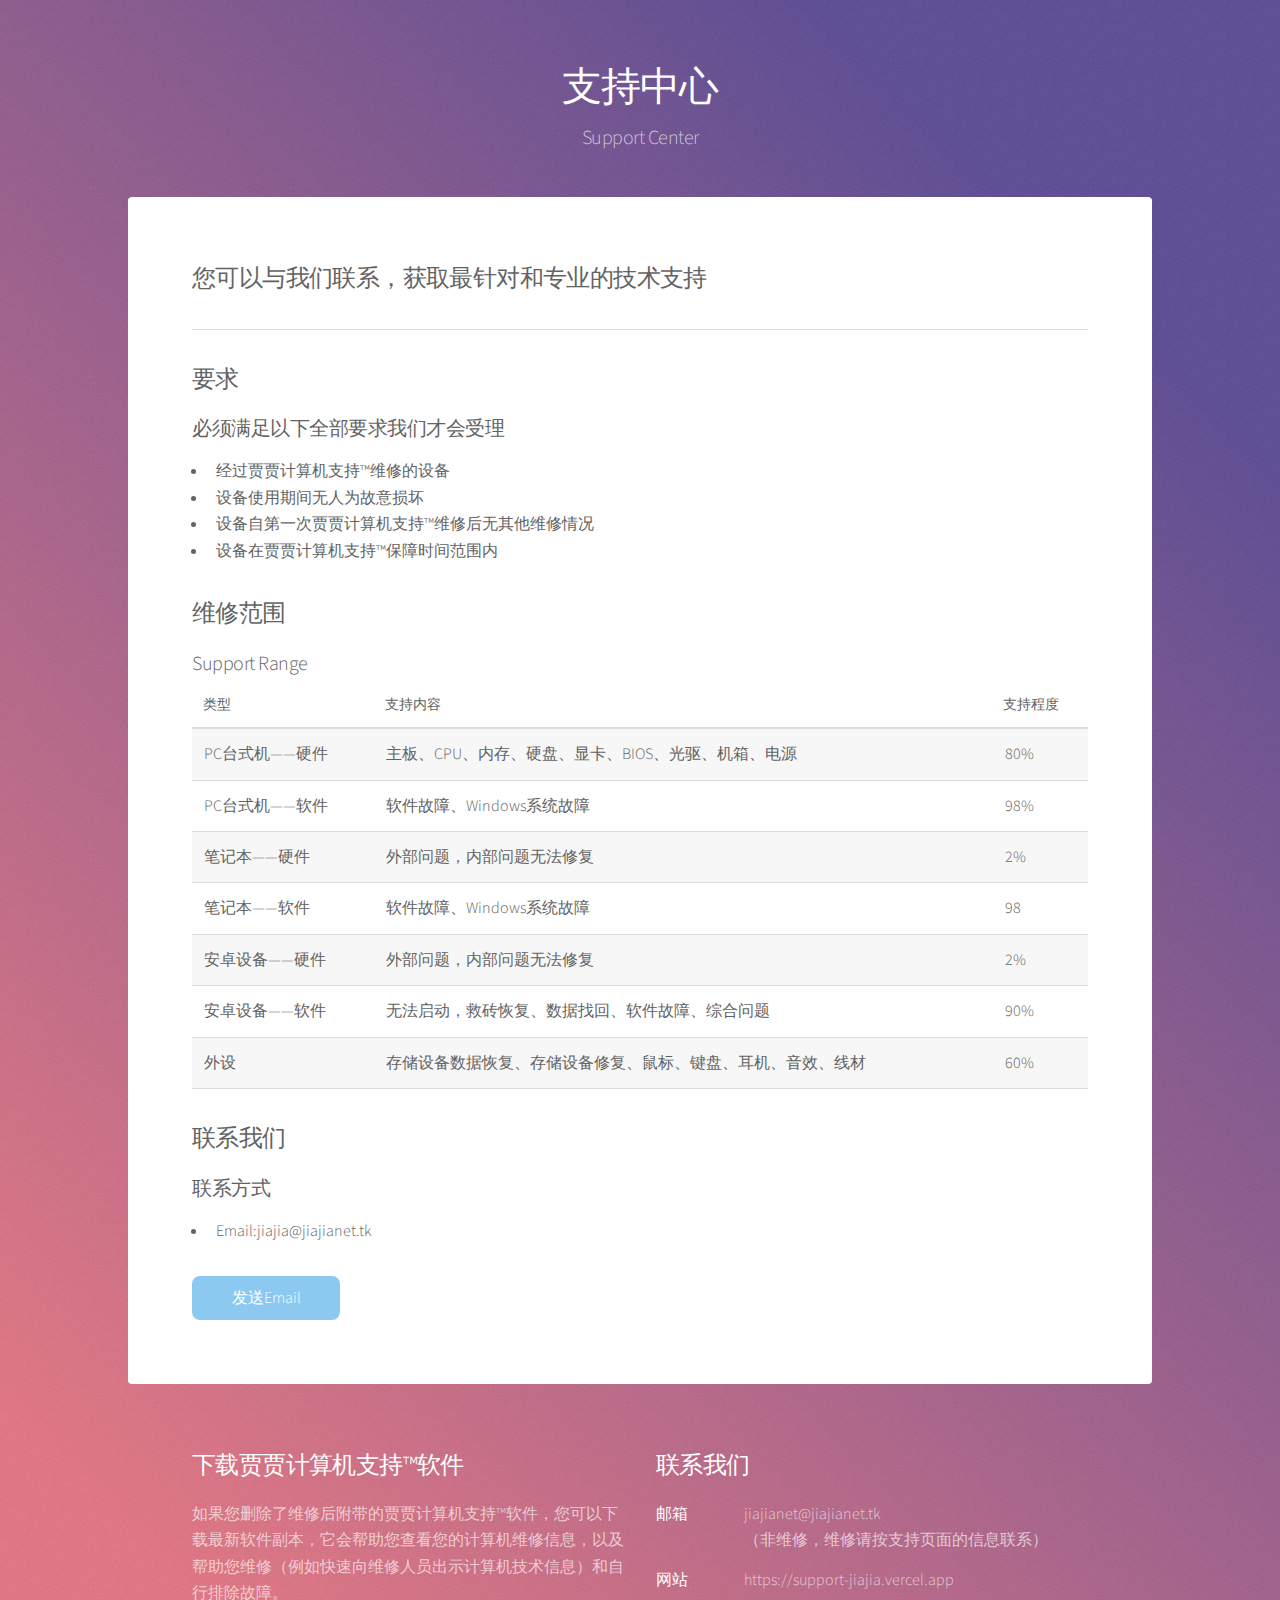
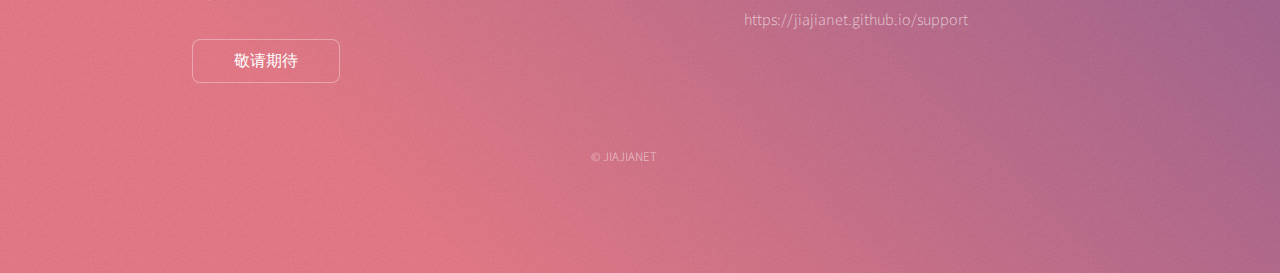
<file: support.html>
<!DOCTYPE HTML>
<!--
	Stellar by HTML5 UP
	html5up.net | @ajlkn
	Free for personal and commercial use under the CCA 3.0 license (html5up.net/license)
-->
<html>
	<head>
		<title>贾贾支持中心</title>
		<meta charset="utf-8" />
		<meta name="viewport" content="width=device-width, initial-scale=1, user-scalable=no" />
		<link rel="stylesheet" href="assets/css/main.css" />
		<noscript><link rel="stylesheet" href="assets/css/noscript.css" /></noscript>
		<link rel="shortcut icon" href="/images/logo.ico" />
		<link rel="icon" href="/images/logo.ico" type="image/x-icon"/>
	</head>
	<body class="is-preload">

		<!-- Wrapper -->
			<div id="wrapper">

				<!-- Header -->
					<header id="header">
						<h1>支持中心</h1>
						<p>Support Center</p>
					</header>

				<!-- Main -->
					<div id="main">

						<!-- Content -->
							<section id="content" class="main">

								<!-- Text -->
									<section>
										<h2>您可以与我们联系，获取最针对和专业的技术支持</h2>
										<p></p>
										<hr />
									</section>

								<!-- Lists -->
									<section>
										<h2>要求</h2>
										<div>
											<div class="col-6 col-12-medium">
												<h3>必须满足以下全部要求我们才会受理</h3>
												<ul>
													<li>经过贾贾计算机支持™维修的设备</li>
													<li>设备使用期间无人为故意损坏</li>
													<li>设备自第一次贾贾计算机支持™维修后无其他维修情况</li>
													<li>设备在贾贾计算机支持™保障时间范围内</li>
												</ul>
												</div>
												</div>
												</section>
								<!-- Table -->
									<section>
										<h2>维修范围</h2>
										<h3>Support Range</h3>
										<div class="table-wrapper">
											<table>
												<thead>
													<tr>
														<th>类型</th>
														<th>支持内容</th>
														<th>支持程度</th>
													</tr>
												</thead>
												<tbody>
													<tr>
														<td>PC台式机——硬件</td>
														<td>主板、CPU、内存、硬盘、显卡、BIOS、光驱、机箱、电源</td>
														<td>80%</td>
													</tr>
													<tr>
														<td>PC台式机——软件</td>
														<td>软件故障、Windows系统故障</td>
														<td>98%</td>
													</tr>
													<tr>
														<td>笔记本——硬件</td>
														<td>外部问题，内部问题无法修复</td>
														<td>2%</td>
													</tr>
													<tr>
														<td>笔记本——软件</td>
														<td>软件故障、Windows系统故障</td>
														<td>98</td>
													</tr>
													<tr>
														<td>安卓设备——硬件</td>
														<td>外部问题，内部问题无法修复</td>
														<td>2%</td>
													</tr>
													<tr>
														<td>安卓设备——软件</td>
														<td>无法启动，救砖恢复、数据找回、软件故障、综合问题</td>
														<td>90%</td>
													</tr>
													<tr>
														<td>外设</td>
														<td>存储设备数据恢复、存储设备修复、鼠标、键盘、耳机、音效、线材</td>
														<td>60%</td>
													</tr>


												</tbody>
										
											</table>
										</div>


								<!-- Lists -->
								<section>
									<h2>联系我们</h2>
									<div>
										<div>
											<h3>联系方式</h3>
											<ul>
												<li>Email:jiajia@jiajianet.tk</li>
											</ul>
											<ul class="actions">
												<li><a href="mailto:jiajia@jiajianet.tk" class="button primary">发送Email</a></li>
											</ul>
											</div>
											</div>
											</section>
											</div>
											
									</section>



				<!-- Footer -->
				<footer id="footer">
					<section>
						<h2>下载贾贾计算机支持™软件</h2>
						<p>如果您删除了维修后附带的贾贾计算机支持™软件，您可以下载最新软件副本，它会帮助您查看您的计算机维修信息，以及帮助您维修（例如快速向维修人员出示计算机技术信息）和自行排除故障。</p>
						<ul class="actions">
							<li><a class="button">敬请期待</a></li>
						</ul>
					</section>
					<section>
						<h2>联系我们</h2>
						<dl class="alt">
							<dt>邮箱</dt>
							<dd>jiajianet@jiajianet.tk </br>（非维修，维修请按支持页面的信息联系）</dd>
							<dt>网站</dt>
							<dd><a href="https://support-jiajia.vercel.app"></a>https://support-jiajia.vercel.app</dd>
							<dd><a href="https://jiajianet.github.io/support"></a>https://jiajianet.github.io/support</dd>
						</dl>
						<!--<ul class="icons">
							<li><a href="#" class="icon brands fa-Microsoft alt"><span class="label">Microsoft</span></a></li>
							<li><a href="#" class="icon brands fa-Windows alt"><span class="label">Windows</span></a></li>
							<li><a href="#" class="icon brands fa-Android alt"><span class="label">Android</span></a></li>
							<li><a href="#" class="icon brands fa-Intel alt"><span class="label">Intel</span></a></li>
							<li><a href="#" class="icon brands fa-AMD alt"><span class="label">AMD</span></a></li>
						</ul>-->
					</section>
					<p class="copyright">&copy; JIAJIANET</p>
				</footer>

			</div>

		<!-- Scripts -->
			<script src="assets/js/jquery.min.js"></script>
			<script src="assets/js/jquery.scrollex.min.js"></script>
			<script src="assets/js/jquery.scrolly.min.js"></script>
			<script src="assets/js/browser.min.js"></script>
			<script src="assets/js/breakpoints.min.js"></script>
			<script src="assets/js/util.js"></script>
			<script src="assets/js/main.js"></script>

	</body>
</html>
</file>
<file: assets/css/noscript.css>
/*
	Stellar by HTML5 UP
	html5up.net | @ajlkn
	Free for personal and commercial use under the CCA 3.0 license (html5up.net/license)
*/

/* Header */

	body.is-preload #header.alt > * {
		opacity: 1;
	}

	body.is-preload #header.alt .logo {
		-moz-transform: none;
		-webkit-transform: none;
		-ms-transform: none;
		transform: none;
	}
</file>
<file: assets/css/main.css>
@import url(fontawesome-all.min.css);
@import 'https://fonts.googleapis.com/css?family=Source+Sans+Pro:300,400';

/*
	Stellar by HTML5 UP
	html5up.net | @ajlkn
	Free for personal and commercial use under the CCA 3.0 license (html5up.net/license)
*/

html, body, div, span, applet, object,
iframe, h1, h2, h3, h4, h5, h6, p, blockquote,
pre, a, abbr, acronym, address, big, cite,
code, del, dfn, em, img, ins, kbd, q, s, samp,
small, strike, strong, sub, sup, tt, var, b,
u, i, center, dl, dt, dd, ol, ul, li, fieldset,
form, label, legend, table, caption, tbody,
tfoot, thead, tr, th, td, article, aside,
canvas, details, embed, figure, figcaption,
footer, header, hgroup, menu, nav, output, ruby,
section, summary, time, mark, audio, video {
	margin: 0;
	padding: 0;
	border: 0;
	font-size: 100%;
	font: inherit;
	vertical-align: baseline;}

article, aside, details, figcaption, figure,
footer, header, hgroup, menu, nav, section {
	display: block;}

body {
	line-height: 1;
}

ol, ul {
	list-style: none;
}

blockquote, q {
	quotes: none;
}

	blockquote:before, blockquote:after, q:before, q:after {
		content: '';
		content: none;
	}

table {
	border-collapse: collapse;
	border-spacing: 0;
}

body {
	-webkit-text-size-adjust: none;
}

mark {
	background-color: transparent;
	color: inherit;
}

input::-moz-focus-inner {
	border: 0;
	padding: 0;
}

input, select, textarea {
	-moz-appearance: none;
	-webkit-appearance: none;
	-ms-appearance: none;
	appearance: none;
}

/* Basic */

	@-ms-viewport {
		width: device-width;
	}

	body {
		-ms-overflow-style: scrollbar;
	}

	@media screen and (max-width: 480px) {

		html, body {
			min-width: 320px;
		}

	}

	html {
		box-sizing: border-box;
	}

	*, *:before, *:after {
		box-sizing: inherit;
	}

	body {
		background-color: #935d8c;
		background-image: url("images/overlay.png"), -moz-linear-gradient(45deg, #e37682 15%, #5f4d93 85%);
		background-image: url("images/overlay.png"), -webkit-linear-gradient(45deg, #e37682 15%, #5f4d93 85%);
		background-image: url("images/overlay.png"), -ms-linear-gradient(45deg, #e37682 15%, #5f4d93 85%);
		background-image: url("images/overlay.png"), linear-gradient(45deg, #e37682 15%, #5f4d93 85%);
	}

		body.is-preload *, body.is-preload *:before, body.is-preload *:after {
			-moz-animation: none !important;
			-webkit-animation: none !important;
			-ms-animation: none !important;
			animation: none !important;
			-moz-transition: none !important;
			-webkit-transition: none !important;
			-ms-transition: none !important;
			transition: none !important;
		}

/* Type */

	body {
		background-color: #935d8c;
		color: rgba(255, 255, 255, 0.65);
	}

	body, input, select, textarea {
		font-family: "Source Sans Pro", Helvetica, sans-serif;
		font-size: 17pt;
		font-weight: 300;
		line-height: 1.65;
	}

		@media screen and (max-width: 1680px) {

			body, input, select, textarea {
				font-size: 14pt;
			}

		}

		@media screen and (max-width: 1280px) {

			body, input, select, textarea {
				font-size: 12pt;
			}

		}

		@media screen and (max-width: 360px) {

			body, input, select, textarea {
				font-size: 11pt;
			}

		}

	a {
		-moz-transition: color 0.2s ease, border-bottom 0.2s ease;
		-webkit-transition: color 0.2s ease, border-bottom 0.2s ease;
		-ms-transition: color 0.2s ease, border-bottom 0.2s ease;
		transition: color 0.2s ease, border-bottom 0.2s ease;
		text-decoration: none;
		border-bottom: dotted 1px;
		color: inherit;
	}

		a:hover {
			border-bottom-color: transparent;
		}

	strong, b {
		font-weight: 400;
	}

	em, i {
		font-style: italic;
	}

	p {
		margin: 0 0 2em 0;
	}

		p.content {
			-moz-columns: 20em 2;
			-webkit-columns: 20em 2;
			-ms-columns: 20em 2;
			columns: 20em 2;
			-moz-column-gap: 2em;
			-webkit-column-gap: 2em;
			-ms-column-gap: 2em;
			column-gap: 2em;
			text-align: justify;
		}

	h1, h2, h3, h4, h5, h6 {
		font-weight: 300;
		line-height: 1.5;
		margin: 0 0 0.7em 0;
		letter-spacing: -0.025em;
	}

		h1 a, h2 a, h3 a, h4 a, h5 a, h6 a {
			color: inherit;
			text-decoration: none;
		}

	h1 {
		font-size: 2.5em;
		line-height: 1.2;
	}

	h2 {
		font-size: 1.5em;
	}

	h3 {
		font-size: 1.25em;
	}

	h4 {
		font-size: 1.1em;
	}

	h5 {
		font-size: 0.9em;
	}

	h6 {
		font-size: 0.7em;
	}

	@media screen and (max-width: 736px) {

		h1 {
			font-size: 2em;
		}

	}

	sub {
		font-size: 0.8em;
		position: relative;
		top: 0.5em;
	}

	sup {
		font-size: 0.8em;
		position: relative;
		top: -0.5em;
	}

	blockquote {
		border-left: solid 4px;
		font-style: italic;
		margin: 0 0 2em 0;
		padding: 0.5em 0 0.5em 2em;
	}

	code {
		border-radius: 8px;
		border: solid 1px;
		font-family: "Courier New", monospace;
		font-size: 0.9em;
		margin: 0 0.25em;
		padding: 0.25em 0.65em;
	}

	pre {
		-webkit-overflow-scrolling: touch;
		font-family: "Courier New", monospace;
		font-size: 0.9em;
		margin: 0 0 2em 0;
	}

		pre code {
			display: block;
			line-height: 1.75;
			padding: 1em 1.5em;
			overflow-x: auto;
		}

	hr {
		border: 0;
		border-bottom: solid 1px;
		margin: 2em 0;
	}

		hr.major {
			margin: 3em 0;
		}

	.align-left {
		text-align: left;
	}

	.align-center {
		text-align: center;
	}

	.align-right {
		text-align: right;
	}

	input, select, textarea {
		color: #ffffff;
	}

	a:hover {
		color: #ffffff;
	}

	strong, b {
		color: #ffffff;
	}

	h1, h2, h3, h4, h5, h6 {
		color: #ffffff;
	}

	blockquote {
		border-left-color: rgba(255, 255, 255, 0.35);
	}

	code {
		background: rgba(255, 255, 255, 0.075);
		border-color: rgba(255, 255, 255, 0.35);
	}

	hr {
		border-bottom-color: rgba(255, 255, 255, 0.35);
	}

/* Row */

	.row {
		display: flex;
		flex-wrap: wrap;
		box-sizing: border-box;
		align-items: stretch;
	}

		.row > * {
			box-sizing: border-box;
		}

		.row.gtr-uniform > * > :last-child {
			margin-bottom: 0;
		}

		.row.aln-left {
			justify-content: flex-start;
		}

		.row.aln-center {
			justify-content: center;
		}

		.row.aln-right {
			justify-content: flex-end;
		}

		.row.aln-top {
			align-items: flex-start;
		}

		.row.aln-middle {
			align-items: center;
		}

		.row.aln-bottom {
			align-items: flex-end;
		}

		.row > .imp {
			order: -1;
		}

		.row > .col-1 {
			width: 8.33333%;
		}

		.row > .off-1 {
			margin-left: 8.33333%;
		}

		.row > .col-2 {
			width: 16.66667%;
		}

		.row > .off-2 {
			margin-left: 16.66667%;
		}

		.row > .col-3 {
			width: 25%;
		}

		.row > .off-3 {
			margin-left: 25%;
		}

		.row > .col-4 {
			width: 33.33333%;
		}

		.row > .off-4 {
			margin-left: 33.33333%;
		}

		.row > .col-5 {
			width: 41.66667%;
		}

		.row > .off-5 {
			margin-left: 41.66667%;
		}

		.row > .col-6 {
			width: 50%;
		}

		.row > .off-6 {
			margin-left: 50%;
		}

		.row > .col-7 {
			width: 58.33333%;
		}

		.row > .off-7 {
			margin-left: 58.33333%;
		}

		.row > .col-8 {
			width: 66.66667%;
		}

		.row > .off-8 {
			margin-left: 66.66667%;
		}

		.row > .col-9 {
			width: 75%;
		}

		.row > .off-9 {
			margin-left: 75%;
		}

		.row > .col-10 {
			width: 83.33333%;
		}

		.row > .off-10 {
			margin-left: 83.33333%;
		}

		.row > .col-11 {
			width: 91.66667%;
		}

		.row > .off-11 {
			margin-left: 91.66667%;
		}

		.row > .col-12 {
			width: 100%;
		}

		.row > .off-12 {
			margin-left: 100%;
		}

		.row.gtr-0 {
			margin-top: 0;
			margin-left: 0em;
		}

			.row.gtr-0 > * {
				padding: 0 0 0 0em;
			}

			.row.gtr-0.gtr-uniform {
				margin-top: 0em;
			}

				.row.gtr-0.gtr-uniform > * {
					padding-top: 0em;
				}

		.row.gtr-25 {
			margin-top: 0;
			margin-left: -0.375em;
		}

			.row.gtr-25 > * {
				padding: 0 0 0 0.375em;
			}

			.row.gtr-25.gtr-uniform {
				margin-top: -0.375em;
			}

				.row.gtr-25.gtr-uniform > * {
					padding-top: 0.375em;
				}

		.row.gtr-50 {
			margin-top: 0;
			margin-left: -0.75em;
		}

			.row.gtr-50 > * {
				padding: 0 0 0 0.75em;
			}

			.row.gtr-50.gtr-uniform {
				margin-top: -0.75em;
			}

				.row.gtr-50.gtr-uniform > * {
					padding-top: 0.75em;
				}

		.row {
			margin-top: 0;
			margin-left: -1.5em;
		}

			.row > * {
				padding: 0 0 0 1.5em;
			}

			.row.gtr-uniform {
				margin-top: -1.5em;
			}

				.row.gtr-uniform > * {
					padding-top: 1.5em;
				}

		.row.gtr-150 {
			margin-top: 0;
			margin-left: -2.25em;
		}

			.row.gtr-150 > * {
				padding: 0 0 0 2.25em;
			}

			.row.gtr-150.gtr-uniform {
				margin-top: -2.25em;
			}

				.row.gtr-150.gtr-uniform > * {
					padding-top: 2.25em;
				}

		.row.gtr-200 {
			margin-top: 0;
			margin-left: -3em;
		}

			.row.gtr-200 > * {
				padding: 0 0 0 3em;
			}

			.row.gtr-200.gtr-uniform {
				margin-top: -3em;
			}

				.row.gtr-200.gtr-uniform > * {
					padding-top: 3em;
				}

		@media screen and (max-width: 1680px) {

			.row {
				display: flex;
				flex-wrap: wrap;
				box-sizing: border-box;
				align-items: stretch;
			}

				.row > * {
					box-sizing: border-box;
				}

				.row.gtr-uniform > * > :last-child {
					margin-bottom: 0;
				}

				.row.aln-left {
					justify-content: flex-start;
				}

				.row.aln-center {
					justify-content: center;
				}

				.row.aln-right {
					justify-content: flex-end;
				}

				.row.aln-top {
					align-items: flex-start;
				}

				.row.aln-middle {
					align-items: center;
				}

				.row.aln-bottom {
					align-items: flex-end;
				}

				.row > .imp-xlarge {
					order: -1;
				}

				.row > .col-1-xlarge {
					width: 8.33333%;
				}

				.row > .off-1-xlarge {
					margin-left: 8.33333%;
				}

				.row > .col-2-xlarge {
					width: 16.66667%;
				}

				.row > .off-2-xlarge {
					margin-left: 16.66667%;
				}

				.row > .col-3-xlarge {
					width: 25%;
				}

				.row > .off-3-xlarge {
					margin-left: 25%;
				}

				.row > .col-4-xlarge {
					width: 33.33333%;
				}

				.row > .off-4-xlarge {
					margin-left: 33.33333%;
				}

				.row > .col-5-xlarge {
					width: 41.66667%;
				}

				.row > .off-5-xlarge {
					margin-left: 41.66667%;
				}

				.row > .col-6-xlarge {
					width: 50%;
				}

				.row > .off-6-xlarge {
					margin-left: 50%;
				}

				.row > .col-7-xlarge {
					width: 58.33333%;
				}

				.row > .off-7-xlarge {
					margin-left: 58.33333%;
				}

				.row > .col-8-xlarge {
					width: 66.66667%;
				}

				.row > .off-8-xlarge {
					margin-left: 66.66667%;
				}

				.row > .col-9-xlarge {
					width: 75%;
				}

				.row > .off-9-xlarge {
					margin-left: 75%;
				}

				.row > .col-10-xlarge {
					width: 83.33333%;
				}

				.row > .off-10-xlarge {
					margin-left: 83.33333%;
				}

				.row > .col-11-xlarge {
					width: 91.66667%;
				}

				.row > .off-11-xlarge {
					margin-left: 91.66667%;
				}

				.row > .col-12-xlarge {
					width: 100%;
				}

				.row > .off-12-xlarge {
					margin-left: 100%;
				}

				.row.gtr-0 {
					margin-top: 0;
					margin-left: 0em;
				}

					.row.gtr-0 > * {
						padding: 0 0 0 0em;
					}

					.row.gtr-0.gtr-uniform {
						margin-top: 0em;
					}

						.row.gtr-0.gtr-uniform > * {
							padding-top: 0em;
						}

				.row.gtr-25 {
					margin-top: 0;
					margin-left: -0.375em;
				}

					.row.gtr-25 > * {
						padding: 0 0 0 0.375em;
					}

					.row.gtr-25.gtr-uniform {
						margin-top: -0.375em;
					}

						.row.gtr-25.gtr-uniform > * {
							padding-top: 0.375em;
						}

				.row.gtr-50 {
					margin-top: 0;
					margin-left: -0.75em;
				}

					.row.gtr-50 > * {
						padding: 0 0 0 0.75em;
					}

					.row.gtr-50.gtr-uniform {
						margin-top: -0.75em;
					}

						.row.gtr-50.gtr-uniform > * {
							padding-top: 0.75em;
						}

				.row {
					margin-top: 0;
					margin-left: -1.5em;
				}

					.row > * {
						padding: 0 0 0 1.5em;
					}

					.row.gtr-uniform {
						margin-top: -1.5em;
					}

						.row.gtr-uniform > * {
							padding-top: 1.5em;
						}

				.row.gtr-150 {
					margin-top: 0;
					margin-left: -2.25em;
				}

					.row.gtr-150 > * {
						padding: 0 0 0 2.25em;
					}

					.row.gtr-150.gtr-uniform {
						margin-top: -2.25em;
					}

						.row.gtr-150.gtr-uniform > * {
							padding-top: 2.25em;
						}

				.row.gtr-200 {
					margin-top: 0;
					margin-left: -3em;
				}

					.row.gtr-200 > * {
						padding: 0 0 0 3em;
					}

					.row.gtr-200.gtr-uniform {
						margin-top: -3em;
					}

						.row.gtr-200.gtr-uniform > * {
							padding-top: 3em;
						}

		}

		@media screen and (max-width: 1280px) {

			.row {
				display: flex;
				flex-wrap: wrap;
				box-sizing: border-box;
				align-items: stretch;
			}

				.row > * {
					box-sizing: border-box;
				}

				.row.gtr-uniform > * > :last-child {
					margin-bottom: 0;
				}

				.row.aln-left {
					justify-content: flex-start;
				}

				.row.aln-center {
					justify-content: center;
				}

				.row.aln-right {
					justify-content: flex-end;
				}

				.row.aln-top {
					align-items: flex-start;
				}

				.row.aln-middle {
					align-items: center;
				}

				.row.aln-bottom {
					align-items: flex-end;
				}

				.row > .imp-large {
					order: -1;
				}

				.row > .col-1-large {
					width: 8.33333%;
				}

				.row > .off-1-large {
					margin-left: 8.33333%;
				}

				.row > .col-2-large {
					width: 16.66667%;
				}

				.row > .off-2-large {
					margin-left: 16.66667%;
				}

				.row > .col-3-large {
					width: 25%;
				}

				.row > .off-3-large {
					margin-left: 25%;
				}

				.row > .col-4-large {
					width: 33.33333%;
				}

				.row > .off-4-large {
					margin-left: 33.33333%;
				}

				.row > .col-5-large {
					width: 41.66667%;
				}

				.row > .off-5-large {
					margin-left: 41.66667%;
				}

				.row > .col-6-large {
					width: 50%;
				}

				.row > .off-6-large {
					margin-left: 50%;
				}

				.row > .col-7-large {
					width: 58.33333%;
				}

				.row > .off-7-large {
					margin-left: 58.33333%;
				}

				.row > .col-8-large {
					width: 66.66667%;
				}

				.row > .off-8-large {
					margin-left: 66.66667%;
				}

				.row > .col-9-large {
					width: 75%;
				}

				.row > .off-9-large {
					margin-left: 75%;
				}

				.row > .col-10-large {
					width: 83.33333%;
				}

				.row > .off-10-large {
					margin-left: 83.33333%;
				}

				.row > .col-11-large {
					width: 91.66667%;
				}

				.row > .off-11-large {
					margin-left: 91.66667%;
				}

				.row > .col-12-large {
					width: 100%;
				}

				.row > .off-12-large {
					margin-left: 100%;
				}

				.row.gtr-0 {
					margin-top: 0;
					margin-left: 0em;
				}

					.row.gtr-0 > * {
						padding: 0 0 0 0em;
					}

					.row.gtr-0.gtr-uniform {
						margin-top: 0em;
					}

						.row.gtr-0.gtr-uniform > * {
							padding-top: 0em;
						}

				.row.gtr-25 {
					margin-top: 0;
					margin-left: -0.375em;
				}

					.row.gtr-25 > * {
						padding: 0 0 0 0.375em;
					}

					.row.gtr-25.gtr-uniform {
						margin-top: -0.375em;
					}

						.row.gtr-25.gtr-uniform > * {
							padding-top: 0.375em;
						}

				.row.gtr-50 {
					margin-top: 0;
					margin-left: -0.75em;
				}

					.row.gtr-50 > * {
						padding: 0 0 0 0.75em;
					}

					.row.gtr-50.gtr-uniform {
						margin-top: -0.75em;
					}

						.row.gtr-50.gtr-uniform > * {
							padding-top: 0.75em;
						}

				.row {
					margin-top: 0;
					margin-left: -1.5em;
				}

					.row > * {
						padding: 0 0 0 1.5em;
					}

					.row.gtr-uniform {
						margin-top: -1.5em;
					}

						.row.gtr-uniform > * {
							padding-top: 1.5em;
						}

				.row.gtr-150 {
					margin-top: 0;
					margin-left: -2.25em;
				}

					.row.gtr-150 > * {
						padding: 0 0 0 2.25em;
					}

					.row.gtr-150.gtr-uniform {
						margin-top: -2.25em;
					}

						.row.gtr-150.gtr-uniform > * {
							padding-top: 2.25em;
						}

				.row.gtr-200 {
					margin-top: 0;
					margin-left: -3em;
				}

					.row.gtr-200 > * {
						padding: 0 0 0 3em;
					}

					.row.gtr-200.gtr-uniform {
						margin-top: -3em;
					}

						.row.gtr-200.gtr-uniform > * {
							padding-top: 3em;
						}

		}

		@media screen and (max-width: 980px) {

			.row {
				display: flex;
				flex-wrap: wrap;
				box-sizing: border-box;
				align-items: stretch;
			}

				.row > * {
					box-sizing: border-box;
				}

				.row.gtr-uniform > * > :last-child {
					margin-bottom: 0;
				}

				.row.aln-left {
					justify-content: flex-start;
				}

				.row.aln-center {
					justify-content: center;
				}

				.row.aln-right {
					justify-content: flex-end;
				}

				.row.aln-top {
					align-items: flex-start;
				}

				.row.aln-middle {
					align-items: center;
				}

				.row.aln-bottom {
					align-items: flex-end;
				}

				.row > .imp-medium {
					order: -1;
				}

				.row > .col-1-medium {
					width: 8.33333%;
				}

				.row > .off-1-medium {
					margin-left: 8.33333%;
				}

				.row > .col-2-medium {
					width: 16.66667%;
				}

				.row > .off-2-medium {
					margin-left: 16.66667%;
				}

				.row > .col-3-medium {
					width: 25%;
				}

				.row > .off-3-medium {
					margin-left: 25%;
				}

				.row > .col-4-medium {
					width: 33.33333%;
				}

				.row > .off-4-medium {
					margin-left: 33.33333%;
				}

				.row > .col-5-medium {
					width: 41.66667%;
				}

				.row > .off-5-medium {
					margin-left: 41.66667%;
				}

				.row > .col-6-medium {
					width: 50%;
				}

				.row > .off-6-medium {
					margin-left: 50%;
				}

				.row > .col-7-medium {
					width: 58.33333%;
				}

				.row > .off-7-medium {
					margin-left: 58.33333%;
				}

				.row > .col-8-medium {
					width: 66.66667%;
				}

				.row > .off-8-medium {
					margin-left: 66.66667%;
				}

				.row > .col-9-medium {
					width: 75%;
				}

				.row > .off-9-medium {
					margin-left: 75%;
				}

				.row > .col-10-medium {
					width: 83.33333%;
				}

				.row > .off-10-medium {
					margin-left: 83.33333%;
				}

				.row > .col-11-medium {
					width: 91.66667%;
				}

				.row > .off-11-medium {
					margin-left: 91.66667%;
				}

				.row > .col-12-medium {
					width: 100%;
				}

				.row > .off-12-medium {
					margin-left: 100%;
				}

				.row.gtr-0 {
					margin-top: 0;
					margin-left: 0em;
				}

					.row.gtr-0 > * {
						padding: 0 0 0 0em;
					}

					.row.gtr-0.gtr-uniform {
						margin-top: 0em;
					}

						.row.gtr-0.gtr-uniform > * {
							padding-top: 0em;
						}

				.row.gtr-25 {
					margin-top: 0;
					margin-left: -0.375em;
				}

					.row.gtr-25 > * {
						padding: 0 0 0 0.375em;
					}

					.row.gtr-25.gtr-uniform {
						margin-top: -0.375em;
					}

						.row.gtr-25.gtr-uniform > * {
							padding-top: 0.375em;
						}

				.row.gtr-50 {
					margin-top: 0;
					margin-left: -0.75em;
				}

					.row.gtr-50 > * {
						padding: 0 0 0 0.75em;
					}

					.row.gtr-50.gtr-uniform {
						margin-top: -0.75em;
					}

						.row.gtr-50.gtr-uniform > * {
							padding-top: 0.75em;
						}

				.row {
					margin-top: 0;
					margin-left: -1.5em;
				}

					.row > * {
						padding: 0 0 0 1.5em;
					}

					.row.gtr-uniform {
						margin-top: -1.5em;
					}

						.row.gtr-uniform > * {
							padding-top: 1.5em;
						}

				.row.gtr-150 {
					margin-top: 0;
					margin-left: -2.25em;
				}

					.row.gtr-150 > * {
						padding: 0 0 0 2.25em;
					}

					.row.gtr-150.gtr-uniform {
						margin-top: -2.25em;
					}

						.row.gtr-150.gtr-uniform > * {
							padding-top: 2.25em;
						}

				.row.gtr-200 {
					margin-top: 0;
					margin-left: -3em;
				}

					.row.gtr-200 > * {
						padding: 0 0 0 3em;
					}

					.row.gtr-200.gtr-uniform {
						margin-top: -3em;
					}

						.row.gtr-200.gtr-uniform > * {
							padding-top: 3em;
						}

		}

		@media screen and (max-width: 736px) {

			.row {
				display: flex;
				flex-wrap: wrap;
				box-sizing: border-box;
				align-items: stretch;
			}

				.row > * {
					box-sizing: border-box;
				}

				.row.gtr-uniform > * > :last-child {
					margin-bottom: 0;
				}

				.row.aln-left {
					justify-content: flex-start;
				}

				.row.aln-center {
					justify-content: center;
				}

				.row.aln-right {
					justify-content: flex-end;
				}

				.row.aln-top {
					align-items: flex-start;
				}

				.row.aln-middle {
					align-items: center;
				}

				.row.aln-bottom {
					align-items: flex-end;
				}

				.row > .imp-small {
					order: -1;
				}

				.row > .col-1-small {
					width: 8.33333%;
				}

				.row > .off-1-small {
					margin-left: 8.33333%;
				}

				.row > .col-2-small {
					width: 16.66667%;
				}

				.row > .off-2-small {
					margin-left: 16.66667%;
				}

				.row > .col-3-small {
					width: 25%;
				}

				.row > .off-3-small {
					margin-left: 25%;
				}

				.row > .col-4-small {
					width: 33.33333%;
				}

				.row > .off-4-small {
					margin-left: 33.33333%;
				}

				.row > .col-5-small {
					width: 41.66667%;
				}

				.row > .off-5-small {
					margin-left: 41.66667%;
				}

				.row > .col-6-small {
					width: 50%;
				}

				.row > .off-6-small {
					margin-left: 50%;
				}

				.row > .col-7-small {
					width: 58.33333%;
				}

				.row > .off-7-small {
					margin-left: 58.33333%;
				}

				.row > .col-8-small {
					width: 66.66667%;
				}

				.row > .off-8-small {
					margin-left: 66.66667%;
				}

				.row > .col-9-small {
					width: 75%;
				}

				.row > .off-9-small {
					margin-left: 75%;
				}

				.row > .col-10-small {
					width: 83.33333%;
				}

				.row > .off-10-small {
					margin-left: 83.33333%;
				}

				.row > .col-11-small {
					width: 91.66667%;
				}

				.row > .off-11-small {
					margin-left: 91.66667%;
				}

				.row > .col-12-small {
					width: 100%;
				}

				.row > .off-12-small {
					margin-left: 100%;
				}

				.row.gtr-0 {
					margin-top: 0;
					margin-left: 0em;
				}

					.row.gtr-0 > * {
						padding: 0 0 0 0em;
					}

					.row.gtr-0.gtr-uniform {
						margin-top: 0em;
					}

						.row.gtr-0.gtr-uniform > * {
							padding-top: 0em;
						}

				.row.gtr-25 {
					margin-top: 0;
					margin-left: -0.25em;
				}

					.row.gtr-25 > * {
						padding: 0 0 0 0.25em;
					}

					.row.gtr-25.gtr-uniform {
						margin-top: -0.25em;
					}

						.row.gtr-25.gtr-uniform > * {
							padding-top: 0.25em;
						}

				.row.gtr-50 {
					margin-top: 0;
					margin-left: -0.5em;
				}

					.row.gtr-50 > * {
						padding: 0 0 0 0.5em;
					}

					.row.gtr-50.gtr-uniform {
						margin-top: -0.5em;
					}

						.row.gtr-50.gtr-uniform > * {
							padding-top: 0.5em;
						}

				.row {
					margin-top: 0;
					margin-left: -1em;
				}

					.row > * {
						padding: 0 0 0 1em;
					}

					.row.gtr-uniform {
						margin-top: -1em;
					}

						.row.gtr-uniform > * {
							padding-top: 1em;
						}

				.row.gtr-150 {
					margin-top: 0;
					margin-left: -1.5em;
				}

					.row.gtr-150 > * {
						padding: 0 0 0 1.5em;
					}

					.row.gtr-150.gtr-uniform {
						margin-top: -1.5em;
					}

						.row.gtr-150.gtr-uniform > * {
							padding-top: 1.5em;
						}

				.row.gtr-200 {
					margin-top: 0;
					margin-left: -2em;
				}

					.row.gtr-200 > * {
						padding: 0 0 0 2em;
					}

					.row.gtr-200.gtr-uniform {
						margin-top: -2em;
					}

						.row.gtr-200.gtr-uniform > * {
							padding-top: 2em;
						}

		}

		@media screen and (max-width: 480px) {

			.row {
				display: flex;
				flex-wrap: wrap;
				box-sizing: border-box;
				align-items: stretch;
			}

				.row > * {
					box-sizing: border-box;
				}

				.row.gtr-uniform > * > :last-child {
					margin-bottom: 0;
				}

				.row.aln-left {
					justify-content: flex-start;
				}

				.row.aln-center {
					justify-content: center;
				}

				.row.aln-right {
					justify-content: flex-end;
				}

				.row.aln-top {
					align-items: flex-start;
				}

				.row.aln-middle {
					align-items: center;
				}

				.row.aln-bottom {
					align-items: flex-end;
				}

				.row > .imp-xsmall {
					order: -1;
				}

				.row > .col-1-xsmall {
					width: 8.33333%;
				}

				.row > .off-1-xsmall {
					margin-left: 8.33333%;
				}

				.row > .col-2-xsmall {
					width: 16.66667%;
				}

				.row > .off-2-xsmall {
					margin-left: 16.66667%;
				}

				.row > .col-3-xsmall {
					width: 25%;
				}

				.row > .off-3-xsmall {
					margin-left: 25%;
				}

				.row > .col-4-xsmall {
					width: 33.33333%;
				}

				.row > .off-4-xsmall {
					margin-left: 33.33333%;
				}

				.row > .col-5-xsmall {
					width: 41.66667%;
				}

				.row > .off-5-xsmall {
					margin-left: 41.66667%;
				}

				.row > .col-6-xsmall {
					width: 50%;
				}

				.row > .off-6-xsmall {
					margin-left: 50%;
				}

				.row > .col-7-xsmall {
					width: 58.33333%;
				}

				.row > .off-7-xsmall {
					margin-left: 58.33333%;
				}

				.row > .col-8-xsmall {
					width: 66.66667%;
				}

				.row > .off-8-xsmall {
					margin-left: 66.66667%;
				}

				.row > .col-9-xsmall {
					width: 75%;
				}

				.row > .off-9-xsmall {
					margin-left: 75%;
				}

				.row > .col-10-xsmall {
					width: 83.33333%;
				}

				.row > .off-10-xsmall {
					margin-left: 83.33333%;
				}

				.row > .col-11-xsmall {
					width: 91.66667%;
				}

				.row > .off-11-xsmall {
					margin-left: 91.66667%;
				}

				.row > .col-12-xsmall {
					width: 100%;
				}

				.row > .off-12-xsmall {
					margin-left: 100%;
				}

				.row.gtr-0 {
					margin-top: 0;
					margin-left: 0em;
				}

					.row.gtr-0 > * {
						padding: 0 0 0 0em;
					}

					.row.gtr-0.gtr-uniform {
						margin-top: 0em;
					}

						.row.gtr-0.gtr-uniform > * {
							padding-top: 0em;
						}

				.row.gtr-25 {
					margin-top: 0;
					margin-left: -0.3125em;
				}

					.row.gtr-25 > * {
						padding: 0 0 0 0.3125em;
					}

					.row.gtr-25.gtr-uniform {
						margin-top: -0.3125em;
					}

						.row.gtr-25.gtr-uniform > * {
							padding-top: 0.3125em;
						}

				.row.gtr-50 {
					margin-top: 0;
					margin-left: -0.625em;
				}

					.row.gtr-50 > * {
						padding: 0 0 0 0.625em;
					}

					.row.gtr-50.gtr-uniform {
						margin-top: -0.625em;
					}

						.row.gtr-50.gtr-uniform > * {
							padding-top: 0.625em;
						}

				.row {
					margin-top: 0;
					margin-left: -1.25em;
				}

					.row > * {
						padding: 0 0 0 1.25em;
					}

					.row.gtr-uniform {
						margin-top: -1.25em;
					}

						.row.gtr-uniform > * {
							padding-top: 1.25em;
						}

				.row.gtr-150 {
					margin-top: 0;
					margin-left: -1.875em;
				}

					.row.gtr-150 > * {
						padding: 0 0 0 1.875em;
					}

					.row.gtr-150.gtr-uniform {
						margin-top: -1.875em;
					}

						.row.gtr-150.gtr-uniform > * {
							padding-top: 1.875em;
						}

				.row.gtr-200 {
					margin-top: 0;
					margin-left: -2.5em;
				}

					.row.gtr-200 > * {
						padding: 0 0 0 2.5em;
					}

					.row.gtr-200.gtr-uniform {
						margin-top: -2.5em;
					}

						.row.gtr-200.gtr-uniform > * {
							padding-top: 2.5em;
						}

		}

/* Box */

	.box {
		border-radius: 8px;
		border: solid;
		margin-bottom: 2em;
		padding: 1.5em;
	}

		.box > :last-child,
		.box > :last-child > :last-child,
		.box > :last-child > :last-child > :last-child {
			margin-bottom: 0;
		}

		.box.alt {
			border: 0;
			border-radius: 0;
			padding: 0;
		}

	.box {
		border-color: rgba(255, 255, 255, 0.35);
	}

/* Button */

	input[type="submit"],
	input[type="reset"],
	input[type="button"],
	button,
	.button {
		-moz-appearance: none;
		-webkit-appearance: none;
		-ms-appearance: none;
		appearance: none;
		-moz-transition: background-color 0.2s ease-in-out, color 0.2s ease-in-out;
		-webkit-transition: background-color 0.2s ease-in-out, color 0.2s ease-in-out;
		-ms-transition: background-color 0.2s ease-in-out, color 0.2s ease-in-out;
		transition: background-color 0.2s ease-in-out, color 0.2s ease-in-out;
		border-radius: 8px;
		border: 0;
		cursor: pointer;
		display: inline-block;
		font-weight: 300;
		height: 2.75em;
		line-height: 2.75em;
		min-width: 9.25em;
		padding: 0 1.5em;
		text-align: center;
		text-decoration: none;
		white-space: nowrap;
	}

		input[type="submit"].icon,
		input[type="reset"].icon,
		input[type="button"].icon,
		button.icon,
		.button.icon {
			padding-left: 1.35em;
		}

			input[type="submit"].icon:before,
			input[type="reset"].icon:before,
			input[type="button"].icon:before,
			button.icon:before,
			.button.icon:before {
				margin-right: 0.5em;
			}

		input[type="submit"].fit,
		input[type="reset"].fit,
		input[type="button"].fit,
		button.fit,
		.button.fit {
			width: 100%;
		}

		input[type="submit"].small,
		input[type="reset"].small,
		input[type="button"].small,
		button.small,
		.button.small {
			font-size: 0.8em;
		}

		input[type="submit"].large,
		input[type="reset"].large,
		input[type="button"].large,
		button.large,
		.button.large {
			font-size: 1.35em;
		}

		input[type="submit"].disabled, input[type="submit"]:disabled,
		input[type="reset"].disabled,
		input[type="reset"]:disabled,
		input[type="button"].disabled,
		input[type="button"]:disabled,
		button.disabled,
		button:disabled,
		.button.disabled,
		.button:disabled {
			pointer-events: none;
			opacity: 0.25;
		}

		@media screen and (max-width: 736px) {

			input[type="submit"],
			input[type="reset"],
			input[type="button"],
			button,
			.button {
				min-width: 0;
			}

		}

	input[type="submit"],
	input[type="reset"],
	input[type="button"],
	button,
	.button {
		background-color: transparent;
		box-shadow: inset 0 0 0 1px rgba(255, 255, 255, 0.35);
		color: #ffffff !important;
	}

		input[type="submit"]:hover,
		input[type="reset"]:hover,
		input[type="button"]:hover,
		button:hover,
		.button:hover {
			background-color: rgba(255, 255, 255, 0.075);
		}

		input[type="submit"]:active,
		input[type="reset"]:active,
		input[type="button"]:active,
		button:active,
		.button:active {
			background-color: rgba(255, 255, 255, 0.2);
		}

		input[type="submit"].icon:before,
		input[type="reset"].icon:before,
		input[type="button"].icon:before,
		button.icon:before,
		.button.icon:before {
			color: rgba(255, 255, 255, 0.5);
		}

		input[type="submit"].primary,
		input[type="reset"].primary,
		input[type="button"].primary,
		button.primary,
		.button.primary {
			background-color: #8cc9f0;
			color: #ffffff !important;
			box-shadow: none;
		}

			input[type="submit"].primary:hover,
			input[type="reset"].primary:hover,
			input[type="button"].primary:hover,
			button.primary:hover,
			.button.primary:hover {
				background-color: #9acff2;
			}

			input[type="submit"].primary:active,
			input[type="reset"].primary:active,
			input[type="button"].primary:active,
			button.primary:active,
			.button.primary:active {
				background-color: #7ec3ee;
			}

			input[type="submit"].primary.icon:before,
			input[type="reset"].primary.icon:before,
			input[type="button"].primary.icon:before,
			button.primary.icon:before,
			.button.primary.icon:before {
				color: #ffffff !important;
			}

/* Form */

	form {
		margin: 0 0 2em 0;
	}

	label {
		display: block;
		font-size: 0.9em;
		font-weight: 400;
		margin: 0 0 1em 0;
	}

	input[type="text"],
	input[type="password"],
	input[type="email"],
	select,
	textarea {
		-moz-appearance: none;
		-webkit-appearance: none;
		-ms-appearance: none;
		appearance: none;
		border-radius: 8px;
		border: solid 1px;
		color: inherit;
		display: block;
		outline: 0;
		padding: 0 1em;
		text-decoration: none;
		width: 100%;
	}

		input[type="text"]:invalid,
		input[type="password"]:invalid,
		input[type="email"]:invalid,
		select:invalid,
		textarea:invalid {
			box-shadow: none;
		}

	select {
		background-size: 1.25rem;
		background-repeat: no-repeat;
		background-position: calc(100% - 1rem) center;
		height: 2.75em;
		padding-right: 2.75em;
		text-overflow: ellipsis;
	}

		select:focus::-ms-value {
			background-color: transparent;
		}

		select::-ms-expand {
			display: none;
		}

	input[type="text"],
	input[type="password"],
	input[type="email"],
	select {
		height: 2.75em;
	}

	textarea {
		padding: 0.75em 1em;
	}

	input[type="checkbox"],
	input[type="radio"] {
		-moz-appearance: none;
		-webkit-appearance: none;
		-ms-appearance: none;
		appearance: none;
		display: block;
		float: left;
		margin-right: -2em;
		opacity: 0;
		width: 1em;
		z-index: -1;
	}

		input[type="checkbox"] + label,
		input[type="radio"] + label {
			text-decoration: none;
			cursor: pointer;
			display: inline-block;
			font-size: 1em;
			font-weight: 300;
			padding-left: 2.4em;
			padding-right: 0.75em;
			position: relative;
		}

			input[type="checkbox"] + label:before,
			input[type="radio"] + label:before {
				-moz-osx-font-smoothing: grayscale;
				-webkit-font-smoothing: antialiased;
				display: inline-block;
				font-style: normal;
				font-variant: normal;
				text-rendering: auto;
				line-height: 1;
				text-transform: none !important;
				font-family: 'Font Awesome 5 Free';
				font-weight: 900;
			}

			input[type="checkbox"] + label:before,
			input[type="radio"] + label:before {
				border-radius: 8px;
				border: solid 1px;
				content: '';
				display: inline-block;
				font-size: 0.8em;
				height: 2.0625em;
				left: 0;
				line-height: 2.0625em;
				position: absolute;
				text-align: center;
				top: 0;
				width: 2.0625em;
			}

		input[type="checkbox"]:checked + label:before,
		input[type="radio"]:checked + label:before {
			content: '\f00c';
		}

	input[type="checkbox"] + label:before {
		border-radius: 8px;
	}

	input[type="radio"] + label:before {
		border-radius: 100%;
	}

	::-webkit-input-placeholder {
		opacity: 1.0;
	}

	:-moz-placeholder {
		opacity: 1.0;
	}

	::-moz-placeholder {
		opacity: 1.0;
	}

	:-ms-input-placeholder {
		opacity: 1.0;
	}

	label {
		color: #ffffff;
	}

	input[type="text"],
	input[type="password"],
	input[type="email"],
	select,
	textarea {
		background-color: rgba(255, 255, 255, 0.075);
		border-color: rgba(255, 255, 255, 0.35);
	}

		input[type="text"]:focus,
		input[type="password"]:focus,
		input[type="email"]:focus,
		select:focus,
		textarea:focus {
			border-color: #8cc9f0;
			box-shadow: 0 0 0 1px #8cc9f0;
		}

	select {
		background-image: url("data:image/svg+xml;charset=utf8,%3Csvg xmlns='http://www.w3.org/2000/svg' width='40' height='40' preserveAspectRatio='none' viewBox='0 0 40 40'%3E%3Cpath d='M9.4,12.3l10.4,10.4l10.4-10.4c0.2-0.2,0.5-0.4,0.9-0.4c0.3,0,0.6,0.1,0.9,0.4l3.3,3.3c0.2,0.2,0.4,0.5,0.4,0.9 c0,0.4-0.1,0.6-0.4,0.9L20.7,31.9c-0.2,0.2-0.5,0.4-0.9,0.4c-0.3,0-0.6-0.1-0.9-0.4L4.3,17.3c-0.2-0.2-0.4-0.5-0.4-0.9 c0-0.4,0.1-0.6,0.4-0.9l3.3-3.3c0.2-0.2,0.5-0.4,0.9-0.4S9.1,12.1,9.4,12.3z' fill='rgba(255, 255, 255, 0.35)' /%3E%3C/svg%3E");
	}

		select option {
			color: #ffffff;
			background: #935d8c;
		}

	input[type="checkbox"] + label,
	input[type="radio"] + label {
		color: rgba(255, 255, 255, 0.65);
	}

		input[type="checkbox"] + label:before,
		input[type="radio"] + label:before {
			background: rgba(255, 255, 255, 0.075);
			border-color: rgba(255, 255, 255, 0.35);
		}

	input[type="checkbox"]:checked + label:before,
	input[type="radio"]:checked + label:before {
		background-color: #ffffff;
		border-color: #ffffff;
		color: #935d8c;
	}

	input[type="checkbox"]:focus + label:before,
	input[type="radio"]:focus + label:before {
		border-color: #8cc9f0;
		box-shadow: 0 0 0 1px #8cc9f0;
	}

	::-webkit-input-placeholder {
		color: rgba(255, 255, 255, 0.5) !important;
	}

	:-moz-placeholder {
		color: rgba(255, 255, 255, 0.5) !important;
	}

	::-moz-placeholder {
		color: rgba(255, 255, 255, 0.5) !important;
	}

	:-ms-input-placeholder {
		color: rgba(255, 255, 255, 0.5) !important;
	}

	.formerize-placeholder {
		color: rgba(255, 255, 255, 0.5) !important;
	}

/* Icon */

	.icon {
		text-decoration: none;
		-moz-transition: background-color 0.2s ease-in-out, color 0.2s ease-in-out;
		-webkit-transition: background-color 0.2s ease-in-out, color 0.2s ease-in-out;
		-ms-transition: background-color 0.2s ease-in-out, color 0.2s ease-in-out;
		transition: background-color 0.2s ease-in-out, color 0.2s ease-in-out;
		border-bottom: none;
		position: relative;
	}

		.icon:before {
			-moz-osx-font-smoothing: grayscale;
			-webkit-font-smoothing: antialiased;
			display: inline-block;
			font-style: normal;
			font-variant: normal;
			text-rendering: auto;
			line-height: 1;
			text-transform: none !important;
			font-family: 'Font Awesome 5 Free';
			font-weight: 400;
		}

		.icon > .label {
			display: none;
		}

		.icon:before {
			line-height: solid;
		}

		.icon.solid:before {
			font-weight: 900;
		}

		.icon.brands:before {
			font-family: 'Font Awesome 5 Brands';
		}

		.icon.major {
			border: solid 1px;
			display: inline-block;
			border-radius: 100%;
			padding: 0.65em;
			margin: 0 0 2em 0;
			cursor: default;
		}

			.icon.major:before {
				display: inline-block;
				font-size: 6.25rem;
				width: 2.25em;
				height: 2.25em;
				line-height: 2.2em;
				border-radius: 100%;
				border: solid 1px;
				text-align: center;
			}

		.icon.alt {
			display: inline-block;
			border: solid 1px;
			border-radius: 100%;
		}

			.icon.alt:before {
				display: block;
				font-size: 1.25em;
				width: 2em;
				height: 2em;
				text-align: center;
				line-height: 2em;
			}

		.icon.style1 {
			color: #efa8b0;
		}

		.icon.style2 {
			color: #c79cc8;
		}

		.icon.style3 {
			color: #a89cc8;
		}

		.icon.style4 {
			color: #9bb2e1;
		}

		.icon.style5 {
			color: #8cc9f0;
		}

		@media screen and (max-width: 1680px) {

			.icon.major:before {
				font-size: 5.5rem;
			}

		}

		@media screen and (max-width: 1280px) {

			.icon.major:before {
				font-size: 4.75rem;
			}

		}

		@media screen and (max-width: 736px) {

			.icon.major {
				margin: 0 0 1.5em 0;
				padding: 0.35em;
			}

				.icon.major:before {
					font-size: 3.5rem;
				}

		}

	.icon.major {
		border-color: rgba(255, 255, 255, 0.35);
	}

		.icon.major:before {
			border-color: rgba(255, 255, 255, 0.35);
		}

	.icon.alt {
		border-color: rgba(255, 255, 255, 0.35);
		color: #ffffff;
	}

		.icon.alt:hover {
			background-color: rgba(255, 255, 255, 0.075);
		}

		.icon.alt:active {
			background-color: rgba(255, 255, 255, 0.2);
		}

/* Image */

	.image {
		border-radius: 8px;
		border: 0;
		display: inline-block;
		position: relative;
	}

		.image img {
			border-radius: 8px;
			display: block;
		}

		.image.left, .image.right {
			max-width: 40%;
		}

			.image.left img, .image.right img {
				width: 100%;
			}

		.image.left {
			float: left;
			margin: 0 1.5em 1em 0;
			top: 0.25em;
		}

		.image.right {
			float: right;
			margin: 0 0 1em 1.5em;
			top: 0.25em;
		}

		.image.fit {
			display: block;
			margin: 0 0 2em 0;
			width: 100%;
		}

			.image.fit img {
				width: 100%;
			}

		.image.main {
			display: block;
			margin: 0 0 3em 0;
			width: 100%;
		}

			.image.main img {
				width: 100%;
			}

/* List */

	ol {
		list-style: decimal;
		margin: 0 0 2em 0;
		padding-left: 1.25em;
	}

		ol li {
			padding-left: 0.25em;
		}

	ul {
		list-style: disc;
		margin: 0 0 2em 0;
		padding-left: 1em;
	}

		ul li {
			padding-left: 0.5em;
		}

		ul.alt {
			list-style: none;
			padding-left: 0;
		}

			ul.alt li {
				border-top: solid 1px;
				padding: 0.5em 0;
			}

				ul.alt li:first-child {
					border-top: 0;
					padding-top: 0;
				}

	dl {
		margin: 0 0 2em 0;
	}

		dl dt {
			display: block;
			font-weight: 400;
			margin: 0 0 1em 0;
		}

		dl dd {
			margin-left: 2em;
		}

		dl.alt dt {
			display: block;
			width: 3em;
			margin: 0;
			clear: left;
			float: left;
		}

		dl.alt dd {
			margin: 0 0 0.85em 5.5em;
		}

		dl.alt:after {
			content: '';
			display: block;
			clear: both;
		}

	ul.alt li {
		border-top-color: rgba(255, 255, 255, 0.35);
	}

	dl dt {
		color: #ffffff;
	}

/* Actions */

	ul.actions {
		display: -moz-flex;
		display: -webkit-flex;
		display: -ms-flex;
		display: flex;
		cursor: default;
		list-style: none;
		margin-left: -1em;
		padding-left: 0;
	}

		ul.actions li {
			padding: 0 0 0 1em;
			vertical-align: middle;
		}

		ul.actions.special {
			-moz-justify-content: center;
			-webkit-justify-content: center;
			-ms-justify-content: center;
			justify-content: center;
			width: 100%;
			margin-left: 0;
		}

			ul.actions.special li:first-child {
				padding-left: 0;
			}

		ul.actions.stacked {
			-moz-flex-direction: column;
			-webkit-flex-direction: column;
			-ms-flex-direction: column;
			flex-direction: column;
			margin-left: 0;
		}

			ul.actions.stacked li {
				padding: 1.3em 0 0 0;
			}

				ul.actions.stacked li:first-child {
					padding-top: 0;
				}

		ul.actions.fit {
			width: calc(100% + 1em);
		}

			ul.actions.fit li {
				-moz-flex-grow: 1;
				-webkit-flex-grow: 1;
				-ms-flex-grow: 1;
				flex-grow: 1;
				-moz-flex-shrink: 1;
				-webkit-flex-shrink: 1;
				-ms-flex-shrink: 1;
				flex-shrink: 1;
				width: 100%;
			}

				ul.actions.fit li > * {
					width: 100%;
				}

			ul.actions.fit.stacked {
				width: 100%;
			}

		@media screen and (max-width: 480px) {

			ul.actions:not(.fixed) {
				-moz-flex-direction: column;
				-webkit-flex-direction: column;
				-ms-flex-direction: column;
				flex-direction: column;
				margin-left: 0;
				width: 100% !important;
			}

				ul.actions:not(.fixed) li {
					-moz-flex-grow: 1;
					-webkit-flex-grow: 1;
					-ms-flex-grow: 1;
					flex-grow: 1;
					-moz-flex-shrink: 1;
					-webkit-flex-shrink: 1;
					-ms-flex-shrink: 1;
					flex-shrink: 1;
					padding: 1em 0 0 0;
					text-align: center;
					width: 100%;
				}

					ul.actions:not(.fixed) li > * {
						width: 100%;
					}

					ul.actions:not(.fixed) li:first-child {
						padding-top: 0;
					}

					ul.actions:not(.fixed) li input[type="submit"],
					ul.actions:not(.fixed) li input[type="reset"],
					ul.actions:not(.fixed) li input[type="button"],
					ul.actions:not(.fixed) li button,
					ul.actions:not(.fixed) li .button {
						width: 100%;
					}

						ul.actions:not(.fixed) li input[type="submit"].icon:before,
						ul.actions:not(.fixed) li input[type="reset"].icon:before,
						ul.actions:not(.fixed) li input[type="button"].icon:before,
						ul.actions:not(.fixed) li button.icon:before,
						ul.actions:not(.fixed) li .button.icon:before {
							margin-left: -0.5rem;
						}

		}

/* Icons */

	ul.icons {
		cursor: default;
		list-style: none;
		padding-left: 0;
	}

		ul.icons li {
			display: inline-block;
			padding: 0 0.65em 0 0;
		}

			ul.icons li:last-child {
				padding-right: 0 !important;
			}

/* Section/Article */

	section.special, article.special {
		text-align: center;
	}

	header.major {
		margin-bottom: 3em;
	}

		header.major h2 {
			font-size: 2em;
		}

			header.major h2:after {
				display: block;
				content: '';
				width: 3.25em;
				height: 2px;
				margin: 0.7em 0 1em 0;
				border-radius: 2px;
			}

				section.special header.major h2:after, article.special header.major h2:after {
					margin-left: auto;
					margin-right: auto;
				}

		header.major p {
			font-size: 1.25em;
			letter-spacing: -0.025em;
		}

		header.major.special {
			text-align: center;
		}

			header.major.special h2:after {
				margin-left: auto;
				margin-right: auto;
			}

	footer.major {
		margin-top: 3em;
	}

	@media screen and (max-width: 736px) {

		header.major {
			margin-bottom: 0;
		}

			header.major h2 {
				font-size: 1.5em;
			}

			header.major p {
				font-size: 1em;
				letter-spacing: 0;
			}

				header.major p br {
					display: none;
				}

		footer.major {
			margin-top: 0;
		}

	}

	header.major h2:after {
		background-color: rgba(255, 255, 255, 0.35);
	}

/* Table */

	.table-wrapper {
		-webkit-overflow-scrolling: touch;
		overflow-x: auto;
	}

	table {
		margin: 0 0 2em 0;
		width: 100%;
	}

		table tbody tr {
			border: solid 1px;
			border-left: 0;
			border-right: 0;
		}

		table td {
			padding: 0.75em 0.75em;
		}

		table th {
			font-size: 0.9em;
			font-weight: 400;
			padding: 0 0.75em 0.75em 0.75em;
			text-align: left;
		}

		table thead {
			border-bottom: solid 2px;
		}

		table tfoot {
			border-top: solid 2px;
		}

		table.alt {
			border-collapse: separate;
		}

			table.alt tbody tr td {
				border: solid 1px;
				border-left-width: 0;
				border-top-width: 0;
			}

				table.alt tbody tr td:first-child {
					border-left-width: 1px;
				}

			table.alt tbody tr:first-child td {
				border-top-width: 1px;
			}

			table.alt thead {
				border-bottom: 0;
			}

			table.alt tfoot {
				border-top: 0;
			}

	table tbody tr {
		border-color: rgba(255, 255, 255, 0.35);
	}

		table tbody tr:nth-child(2n + 1) {
			background-color: rgba(255, 255, 255, 0.075);
		}

	table th {
		color: #ffffff;
	}

	table thead {
		border-bottom-color: rgba(255, 255, 255, 0.35);
	}

	table tfoot {
		border-top-color: rgba(255, 255, 255, 0.35);
	}

	table.alt tbody tr td {
		border-color: rgba(255, 255, 255, 0.35);
	}

/* Features */

	.features {
		display: -moz-flex;
		display: -webkit-flex;
		display: -ms-flex;
		display: flex;
		-moz-flex-wrap: wrap;
		-webkit-flex-wrap: wrap;
		-ms-flex-wrap: wrap;
		flex-wrap: wrap;
		-moz-justify-content: center;
		-webkit-justify-content: center;
		-ms-justify-content: center;
		justify-content: center;
		width: calc(100% + 2em);
		margin: 0 0 3em -2em;
		padding: 0;
		list-style: none;
	}

		.features li {
			width: calc(33.33333% - 2em);
			margin-left: 2em;
			margin-top: 3em;
			padding: 0;
		}

			.features li:nth-child(1), .features li:nth-child(2), .features li:nth-child(3) {
				margin-top: 0;
			}

			.features li > :last-child {
				margin-bottom: 0;
			}

		@media screen and (max-width: 980px) {

			.features li {
				width: calc(50% - 2em);
			}

				.features li:nth-child(3) {
					margin-top: 3em;
				}

		}

		@media screen and (max-width: 736px) {

			.features {
				width: 100%;
				margin: 0 0 2em 0;
			}

				.features li {
					width: 100%;
					margin-left: 0;
					margin-top: 2em;
				}

					.features li:nth-child(2), .features li:nth-child(3) {
						margin-top: 2em;
					}

		}

/* Statistics */

	.statistics {
		display: -moz-flex;
		display: -webkit-flex;
		display: -ms-flex;
		display: flex;
		width: 100%;
		margin: 0 0 3em 0;
		padding: 0;
		list-style: none;
		cursor: default;
	}

		.statistics li {
			-moz-flex: 1;
			-webkit-flex: 1;
			-ms-flex: 1;
			flex: 1;
			padding: 1.5em;
			color: #ffffff;
			text-align: center;
		}

			.statistics li.style1 {
				background-color: #efa8b0;
			}

			.statistics li.style2 {
				background-color: #c79cc8;
			}

			.statistics li.style3 {
				background-color: #a89cc8;
			}

			.statistics li.style4 {
				background-color: #9bb2e1;
			}

			.statistics li.style5 {
				background-color: #8cc9f0;
			}

			.statistics li strong, .statistics li b {
				display: block;
				font-size: 2em;
				line-height: 1.1;
				color: inherit !important;
				font-weight: 300;
				letter-spacing: -0.025em;
			}

			.statistics li:first-child {
				border-top-left-radius: 8px;
				border-bottom-left-radius: 8px;
			}

			.statistics li:last-child {
				border-top-right-radius: 8px;
				border-bottom-right-radius: 8px;
			}

			.statistics li .icon {
				display: inline-block;
			}

				.statistics li .icon:before {
					font-size: 2.75rem;
					line-height: 1.3;
				}

		@media screen and (max-width: 980px) {

			.statistics li strong, .statistics li b {
				font-size: 1.5em;
			}

		}

		@media screen and (max-width: 736px) {

			.statistics {
				display: block;
				width: 20em;
				max-width: 100%;
				margin: 0 auto 2em auto;
			}

				.statistics li:first-child {
					border-bottom-left-radius: 0;
					border-top-right-radius: 8px;
				}

				.statistics li:last-child {
					border-top-right-radius: 0;
					border-bottom-left-radius: 8px;
				}

				.statistics li .icon:before {
					font-size: 3.75rem;
				}

				.statistics li strong, .statistics li b {
					font-size: 2.5em;
				}

		}

/* Spotlight */

	.spotlight {
		display: -moz-flex;
		display: -webkit-flex;
		display: -ms-flex;
		display: flex;
		-moz-align-items: center;
		-webkit-align-items: center;
		-ms-align-items: center;
		align-items: center;
		margin: 0 0 2em 0;
	}

		.spotlight .content {
			-moz-flex: 1;
			-webkit-flex: 1;
			-ms-flex: 1;
			flex: 1;
		}

			.spotlight .content > :last-child {
				margin-bottom: 0;
			}

			.spotlight .content header.major {
				margin: 0 0 2em 0;
			}

		.spotlight .image {
			display: inline-block;
			margin-left: 4em;
			padding: 0.65em;
			border-radius: 100%;
			border: solid 1px;
		}

			.spotlight .image img {
				display: block;
				border-radius: 100%;
				width: 16em;
			}

		@media screen and (max-width: 980px) {

			.spotlight {
				-moz-flex-direction: column-reverse;
				-webkit-flex-direction: column-reverse;
				-ms-flex-direction: column-reverse;
				flex-direction: column-reverse;
				text-align: center;
			}

				.spotlight .content {
					-moz-flex: 0 1 auto;
					-webkit-flex: 0 1 auto;
					-ms-flex: 0 1 auto;
					flex: 0 1 auto;
					width: 100%;
				}

					.spotlight .content header.major h2:after {
						margin-left: auto;
						margin-right: auto;
					}

					.spotlight .content .actions {
						-moz-justify-content: center;
						-webkit-justify-content: center;
						-ms-justify-content: center;
						justify-content: center;
						width: calc(100% + 1em);
					}

				.spotlight .image {
					-moz-flex: 0 1 auto;
					-webkit-flex: 0 1 auto;
					-ms-flex: 0 1 auto;
					flex: 0 1 auto;
					margin-left: 0;
					margin-bottom: 2em;
				}

		}

		@media screen and (max-width: 736px) {

			.spotlight .image {
				padding: 0.35em;
			}

				.spotlight .image img {
					width: 12em;
				}

		}

	.spotlight .image {
		border-color: rgba(255, 255, 255, 0.35);
	}

/* Header */

	#header {
		padding: 5em 5em 1em 5em ;
		text-align: center;
	}

		#header h1 {
			margin: 0 0 0.25em 0;
		}

		#header p {
			font-size: 1.25em;
			letter-spacing: -0.025em;
		}

		#header.alt {
			padding: 7em 5em 4em 5em ;
		}

			#header.alt h1 {
				font-size: 3.25em;
			}

			#header.alt > * {
				-moz-transition: opacity 3s ease;
				-webkit-transition: opacity 3s ease;
				-ms-transition: opacity 3s ease;
				transition: opacity 3s ease;
				-moz-transition-delay: 0.5s;
				-webkit-transition-delay: 0.5s;
				-ms-transition-delay: 0.5s;
				transition-delay: 0.5s;
				opacity: 1;
			}

			#header.alt .logo {
				-moz-transition: opacity 1.25s ease, -moz-transform 0.5s ease;
				-webkit-transition: opacity 1.25s ease, -webkit-transform 0.5s ease;
				-ms-transition: opacity 1.25s ease, -ms-transform 0.5s ease;
				transition: opacity 1.25s ease, transform 0.5s ease;
				-moz-transition-delay: 0s;
				-webkit-transition-delay: 0s;
				-ms-transition-delay: 0s;
				transition-delay: 0s;
				display: block;
				margin: 0 0 1.5em 0;
			}

				#header.alt .logo img {
					display: block;
					margin: 0 auto;
					max-width: 75%;
				}

		@media screen and (max-width: 1280px) {

			#header {
				padding: 4em 4em 0.1em 4em ;
			}

				#header.alt {
					padding: 6em 4em 3em 4em ;
				}

		}

		@media screen and (max-width: 980px) {

			#header {
				padding: 4em 3em 0.1em 3em ;
			}

				#header.alt {
					padding: 5em 3em 2em 3em ;
				}

		}

		@media screen and (max-width: 736px) {

			#header {
				padding: 3em 2em 0.1em 2em ;
			}

				#header p {
					font-size: 1em;
					letter-spacing: 0;
				}

					#header p br {
						display: none;
					}

				#header.alt {
					padding: 4em 2em 1em 2em ;
				}

					#header.alt h1 {
						font-size: 2.5em;
					}

		}

		@media screen and (max-width: 480px) {

			#header {
				padding: 3em 1.5em 0.1em 1.5em ;
			}

				#header.alt {
					padding: 4em 1.5em 1em 1.5em ;
				}

		}

		@media screen and (max-width: 360px) {

			#header {
				padding: 2.5em 1em 0.1em 1em ;
			}

				#header.alt {
					padding: 3.5em 1em 0.5em 1em ;
				}

		}

		body.is-preload #header.alt > * {
			opacity: 0;
		}

		body.is-preload #header.alt .logo {
			-moz-transform: scale(0.8) rotate(-30deg);
			-webkit-transform: scale(0.8) rotate(-30deg);
			-ms-transform: scale(0.8) rotate(-30deg);
			transform: scale(0.8) rotate(-30deg);
		}

/* Nav */

	#nav {
		-moz-transition: background-color 0.2s ease, border-top-left-radius 0.2s ease, border-top-right-radius 0.2s ease, padding 0.2s ease;
		-webkit-transition: background-color 0.2s ease, border-top-left-radius 0.2s ease, border-top-right-radius 0.2s ease, padding 0.2s ease;
		-ms-transition: background-color 0.2s ease, border-top-left-radius 0.2s ease, border-top-right-radius 0.2s ease, padding 0.2s ease;
		transition: background-color 0.2s ease, border-top-left-radius 0.2s ease, border-top-right-radius 0.2s ease, padding 0.2s ease;
		background-color: #ffffff;
		color: #636363;
		position: absolute;
		width: 64em;
		max-width: calc(100% - 4em);
		padding: 1em;
		background-color: #f7f7f7;
		border-top-left-radius: 0.25em;
		border-top-right-radius: 0.25em;
		cursor: default;
		text-align: center;
	}

		#nav input, #nav select, #nav textarea {
			color: #636363;
		}

		#nav a:hover {
			color: #636363;
		}

		#nav strong, #nav b {
			color: #636363;
		}

		#nav h1, #nav h2, #nav h3, #nav h4, #nav h5, #nav h6 {
			color: #636363;
		}

		#nav blockquote {
			border-left-color: #dddddd;
		}

		#nav code {
			background: rgba(222, 222, 222, 0.25);
			border-color: #dddddd;
		}

		#nav hr {
			border-bottom-color: #dddddd;
		}

		#nav + #main {
			padding-top: 4.25em;
		}

		#nav ul {
			margin: 0;
			padding: 0;
			list-style: none;
		}

			#nav ul li {
				-moz-transition: margin 0.2s ease;
				-webkit-transition: margin 0.2s ease;
				-ms-transition: margin 0.2s ease;
				transition: margin 0.2s ease;
				display: inline-block;
				margin: 0 0.35em;
				padding: 0;
				vertical-align: middle;
			}

				#nav ul li a {
					-moz-transition: font-size 0.2s ease;
					-webkit-transition: font-size 0.2s ease;
					-ms-transition: font-size 0.2s ease;
					transition: font-size 0.2s ease;
					display: inline-block;
					height: 2.25em;
					line-height: 2.25em;
					padding: 0 1.25em;
					border: 0;
					border-radius: 8px;
					box-shadow: inset 0 0 0 1px transparent;
				}

					#nav ul li a:hover {
						background-color: rgba(222, 222, 222, 0.25);
					}

					#nav ul li a.active {
						background-color: #ffffff;
						box-shadow: none;
					}

		#nav.alt {
			position: fixed;
			top: 0;
			padding: 0.5em 1em;
			background-color: rgba(247, 247, 247, 0.95);
			border-top-left-radius: 0;
			border-top-right-radius: 0;
			z-index: 10000;
		}

			#nav.alt ul li {
				margin: 0 0.175em;
			}

				#nav.alt ul li a {
					font-size: 0.9em;
				}

		@media screen and (max-width: 736px) {

			#nav {
				display: none;
			}

				#nav + #main {
					padding-top: 0;
				}

		}

/* Main */

	#main {
		background-color: #ffffff;
		color: #636363;
		border-radius: 0.25em;
	}

		#main input, #main select, #main textarea {
			color: #636363;
		}

		#main a:hover {
			color: #636363;
		}

		#main strong, #main b {
			color: #636363;
		}

		#main h1, #main h2, #main h3, #main h4, #main h5, #main h6 {
			color: #636363;
		}

		#main blockquote {
			border-left-color: #dddddd;
		}

		#main code {
			background: rgba(222, 222, 222, 0.25);
			border-color: #dddddd;
		}

		#main hr {
			border-bottom-color: #dddddd;
		}

		#main .box {
			border-color: #dddddd;
		}

		#main input[type="submit"],
		#main input[type="reset"],
		#main input[type="button"],
		#main button,
		#main .button {
			background-color: transparent;
			box-shadow: inset 0 0 0 1px #dddddd;
			color: #636363 !important;
		}

			#main input[type="submit"]:hover,
			#main input[type="reset"]:hover,
			#main input[type="button"]:hover,
			#main button:hover,
			#main .button:hover {
				background-color: rgba(222, 222, 222, 0.25);
			}

			#main input[type="submit"]:active,
			#main input[type="reset"]:active,
			#main input[type="button"]:active,
			#main button:active,
			#main .button:active {
				background-color: rgba(222, 222, 222, 0.5);
			}

			#main input[type="submit"].icon:before,
			#main input[type="reset"].icon:before,
			#main input[type="button"].icon:before,
			#main button.icon:before,
			#main .button.icon:before {
				color: rgba(99, 99, 99, 0.25);
			}

			#main input[type="submit"].primary,
			#main input[type="reset"].primary,
			#main input[type="button"].primary,
			#main button.primary,
			#main .button.primary {
				background-color: #8cc9f0;
				color: #ffffff !important;
				box-shadow: none;
			}

				#main input[type="submit"].primary:hover,
				#main input[type="reset"].primary:hover,
				#main input[type="button"].primary:hover,
				#main button.primary:hover,
				#main .button.primary:hover {
					background-color: #9acff2;
				}

				#main input[type="submit"].primary:active,
				#main input[type="reset"].primary:active,
				#main input[type="button"].primary:active,
				#main button.primary:active,
				#main .button.primary:active {
					background-color: #7ec3ee;
				}

				#main input[type="submit"].primary.icon:before,
				#main input[type="reset"].primary.icon:before,
				#main input[type="button"].primary.icon:before,
				#main button.primary.icon:before,
				#main .button.primary.icon:before {
					color: #ffffff !important;
				}

		#main label {
			color: #636363;
		}

		#main input[type="text"],
		#main input[type="password"],
		#main input[type="email"],
		#main select,
		#main textarea {
			background-color: rgba(222, 222, 222, 0.25);
			border-color: #dddddd;
		}

			#main input[type="text"]:focus,
			#main input[type="password"]:focus,
			#main input[type="email"]:focus,
			#main select:focus,
			#main textarea:focus {
				border-color: #8cc9f0;
				box-shadow: 0 0 0 1px #8cc9f0;
			}

		#main select {
			background-image: url("data:image/svg+xml;charset=utf8,%3Csvg xmlns='http://www.w3.org/2000/svg' width='40' height='40' preserveAspectRatio='none' viewBox='0 0 40 40'%3E%3Cpath d='M9.4,12.3l10.4,10.4l10.4-10.4c0.2-0.2,0.5-0.4,0.9-0.4c0.3,0,0.6,0.1,0.9,0.4l3.3,3.3c0.2,0.2,0.4,0.5,0.4,0.9 c0,0.4-0.1,0.6-0.4,0.9L20.7,31.9c-0.2,0.2-0.5,0.4-0.9,0.4c-0.3,0-0.6-0.1-0.9-0.4L4.3,17.3c-0.2-0.2-0.4-0.5-0.4-0.9 c0-0.4,0.1-0.6,0.4-0.9l3.3-3.3c0.2-0.2,0.5-0.4,0.9-0.4S9.1,12.1,9.4,12.3z' fill='%23dddddd' /%3E%3C/svg%3E");
		}

			#main select option {
				color: #636363;
				background: #ffffff;
			}

		#main input[type="checkbox"] + label,
		#main input[type="radio"] + label {
			color: #636363;
		}

			#main input[type="checkbox"] + label:before,
			#main input[type="radio"] + label:before {
				background: rgba(222, 222, 222, 0.25);
				border-color: #dddddd;
			}

		#main input[type="checkbox"]:checked + label:before,
		#main input[type="radio"]:checked + label:before {
			background-color: #636363;
			border-color: #636363;
			color: #ffffff;
		}

		#main input[type="checkbox"]:focus + label:before,
		#main input[type="radio"]:focus + label:before {
			border-color: #8cc9f0;
			box-shadow: 0 0 0 1px #8cc9f0;
		}

		#main ::-webkit-input-placeholder {
			color: rgba(99, 99, 99, 0.25) !important;
		}

		#main :-moz-placeholder {
			color: rgba(99, 99, 99, 0.25) !important;
		}

		#main ::-moz-placeholder {
			color: rgba(99, 99, 99, 0.25) !important;
		}

		#main :-ms-input-placeholder {
			color: rgba(99, 99, 99, 0.25) !important;
		}

		#main .formerize-placeholder {
			color: rgba(99, 99, 99, 0.25) !important;
		}

		#main .icon.major {
			border-color: #dddddd;
		}

			#main .icon.major:before {
				border-color: #dddddd;
			}

		#main .icon.alt {
			border-color: #dddddd;
			color: #636363;
		}

			#main .icon.alt:hover {
				background-color: rgba(222, 222, 222, 0.25);
			}

			#main .icon.alt:active {
				background-color: rgba(222, 222, 222, 0.5);
			}

		#main ul.alt li {
			border-top-color: #dddddd;
		}

		#main dl dt {
			color: #636363;
		}

		#main header.major h2:after {
			background-color: #dddddd;
			background-image: -moz-linear-gradient(90deg, #efa8b0, #a89cc8, #8cc9f0);
			background-image: -webkit-linear-gradient(90deg, #efa8b0, #a89cc8, #8cc9f0);
			background-image: -ms-linear-gradient(90deg, #efa8b0, #a89cc8, #8cc9f0);
			background-image: linear-gradient(90deg, #efa8b0, #a89cc8, #8cc9f0);
		}

		#main table tbody tr {
			border-color: #dddddd;
		}

			#main table tbody tr:nth-child(2n + 1) {
				background-color: rgba(222, 222, 222, 0.25);
			}

		#main table th {
			color: #636363;
		}

		#main table thead {
			border-bottom-color: #dddddd;
		}

		#main table tfoot {
			border-top-color: #dddddd;
		}

		#main table.alt tbody tr td {
			border-color: #dddddd;
		}

		#main .spotlight .image {
			border-color: #dddddd;
		}

		#main > .main {
			padding: 5em 5em 3em 5em ;
			border-top: solid 1px #dddddd;
		}

			#main > .main:first-child {
				border-top: 0;
			}

			#main > .main > .image.main:first-child {
				margin: -5em 0 5em -5em;
				width: calc(100% + 10em);
				border-top-right-radius: 0.25em;
				border-top-left-radius: 0.25em;
				border-bottom-right-radius: 0;
				border-bottom-left-radius: 0;
			}

				#main > .main > .image.main:first-child img {
					border-top-right-radius: 0.25em;
					border-top-left-radius: 0.25em;
					border-bottom-right-radius: 0;
					border-bottom-left-radius: 0;
				}

		@media screen and (max-width: 1280px) {

			#main > .main {
				padding: 4em 4em 2em 4em ;
			}

				#main > .main > .image.main:first-child {
					margin: -4em 0 4em -4em;
					width: calc(100% + 8em);
				}

		}

		@media screen and (max-width: 980px) {

			#main > .main {
				padding: 4em 3em 2em 3em ;
			}

				#main > .main > .image.main:first-child {
					margin: -4em 0 4em -3em;
					width: calc(100% + 6em);
				}

		}

		@media screen and (max-width: 736px) {

			#main > .main {
				padding: 3em 2em 1em 2em ;
			}

				#main > .main > .image.main:first-child {
					margin: -3em 0 2em -2em;
					width: calc(100% + 4em);
				}

		}

		@media screen and (max-width: 480px) {

			#main > .main {
				padding: 3em 1.5em 1em 1.5em ;
			}

				#main > .main > .image.main:first-child {
					margin: -3em 0 1.5em -1.5em;
					width: calc(100% + 3em);
				}

		}

		@media screen and (max-width: 360px) {

			#main {
				border-radius: 0;
			}

				#main > .main {
					padding: 2.5em 1em 0.5em 1em ;
				}

					#main > .main > .image.main:first-child {
						margin: -2.5em 0 1.5em -1em;
						width: calc(100% + 2em);
						border-radius: 0;
					}

						#main > .main > .image.main:first-child img {
							border-radius: 0;
						}

		}

/* Footer */

	#footer {
		display: -moz-flex;
		display: -webkit-flex;
		display: -ms-flex;
		display: flex;
		-moz-flex-wrap: wrap;
		-webkit-flex-wrap: wrap;
		-ms-flex-wrap: wrap;
		flex-wrap: wrap;
		padding: 5em 5em 3em 5em ;
		width: calc(100% + 2em);
		margin: 0 0 3em -2em;
	}

		#footer > * {
			width: calc(50% - 2em);
			margin-left: 2em;
		}

		#footer .copyright {
			width: 100%;
			margin: 2.5em 0 2em 0;
			font-size: 0.8em;
			text-align: center;
		}

		@media screen and (max-width: 1280px) {

			#footer {
				padding: 4em 4em 2em 4em ;
			}

		}

		@media screen and (max-width: 980px) {

			#footer {
				padding: 4em 3em 2em 3em ;
				display: block;
				margin: 0 0 3em 0;
				width: 100%;
			}

				#footer > * {
					width: 100%;
					margin-left: 0;
					margin-bottom: 3em;
				}

				#footer .copyright {
					text-align: left;
				}

		}

		@media screen and (max-width: 736px) {

			#footer {
				padding: 3em 2em 1em 2em ;
			}

		}

		@media screen and (max-width: 480px) {

			#footer {
				padding: 3em 1.5em 1em 1.5em ;
			}

		}

		@media screen and (max-width: 480px) {

			#footer {
				padding: 2.5em 1em 0.5em 1em ;
			}

		}

/* Wrapper */

	#wrapper {
		width: 64em;
		max-width: calc(100% - 4em);
		margin: 0 auto;
	}

		@media screen and (max-width: 480px) {

			#wrapper {
				max-width: calc(100% - 2em);
			}

		}

		@media screen and (max-width: 360px) {

			#wrapper {
				max-width: 100%;
			}

		}
</file>
